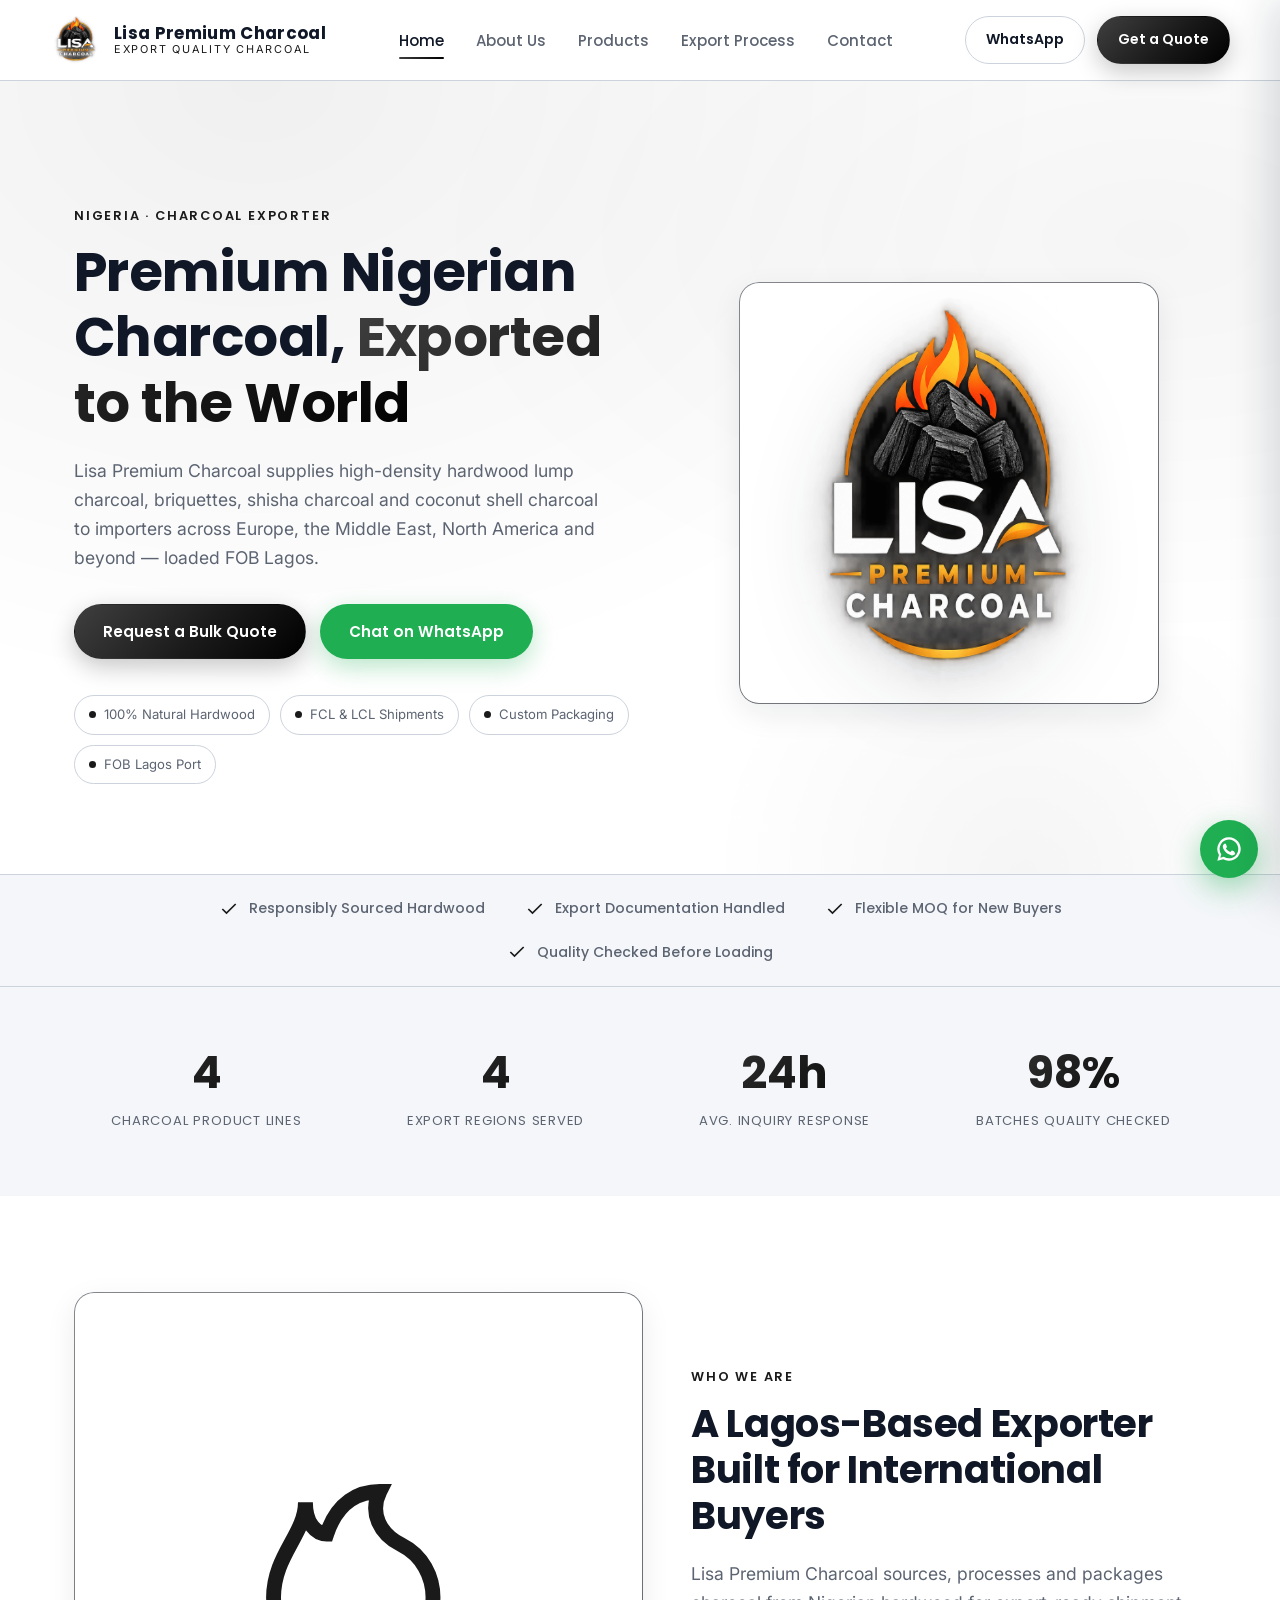
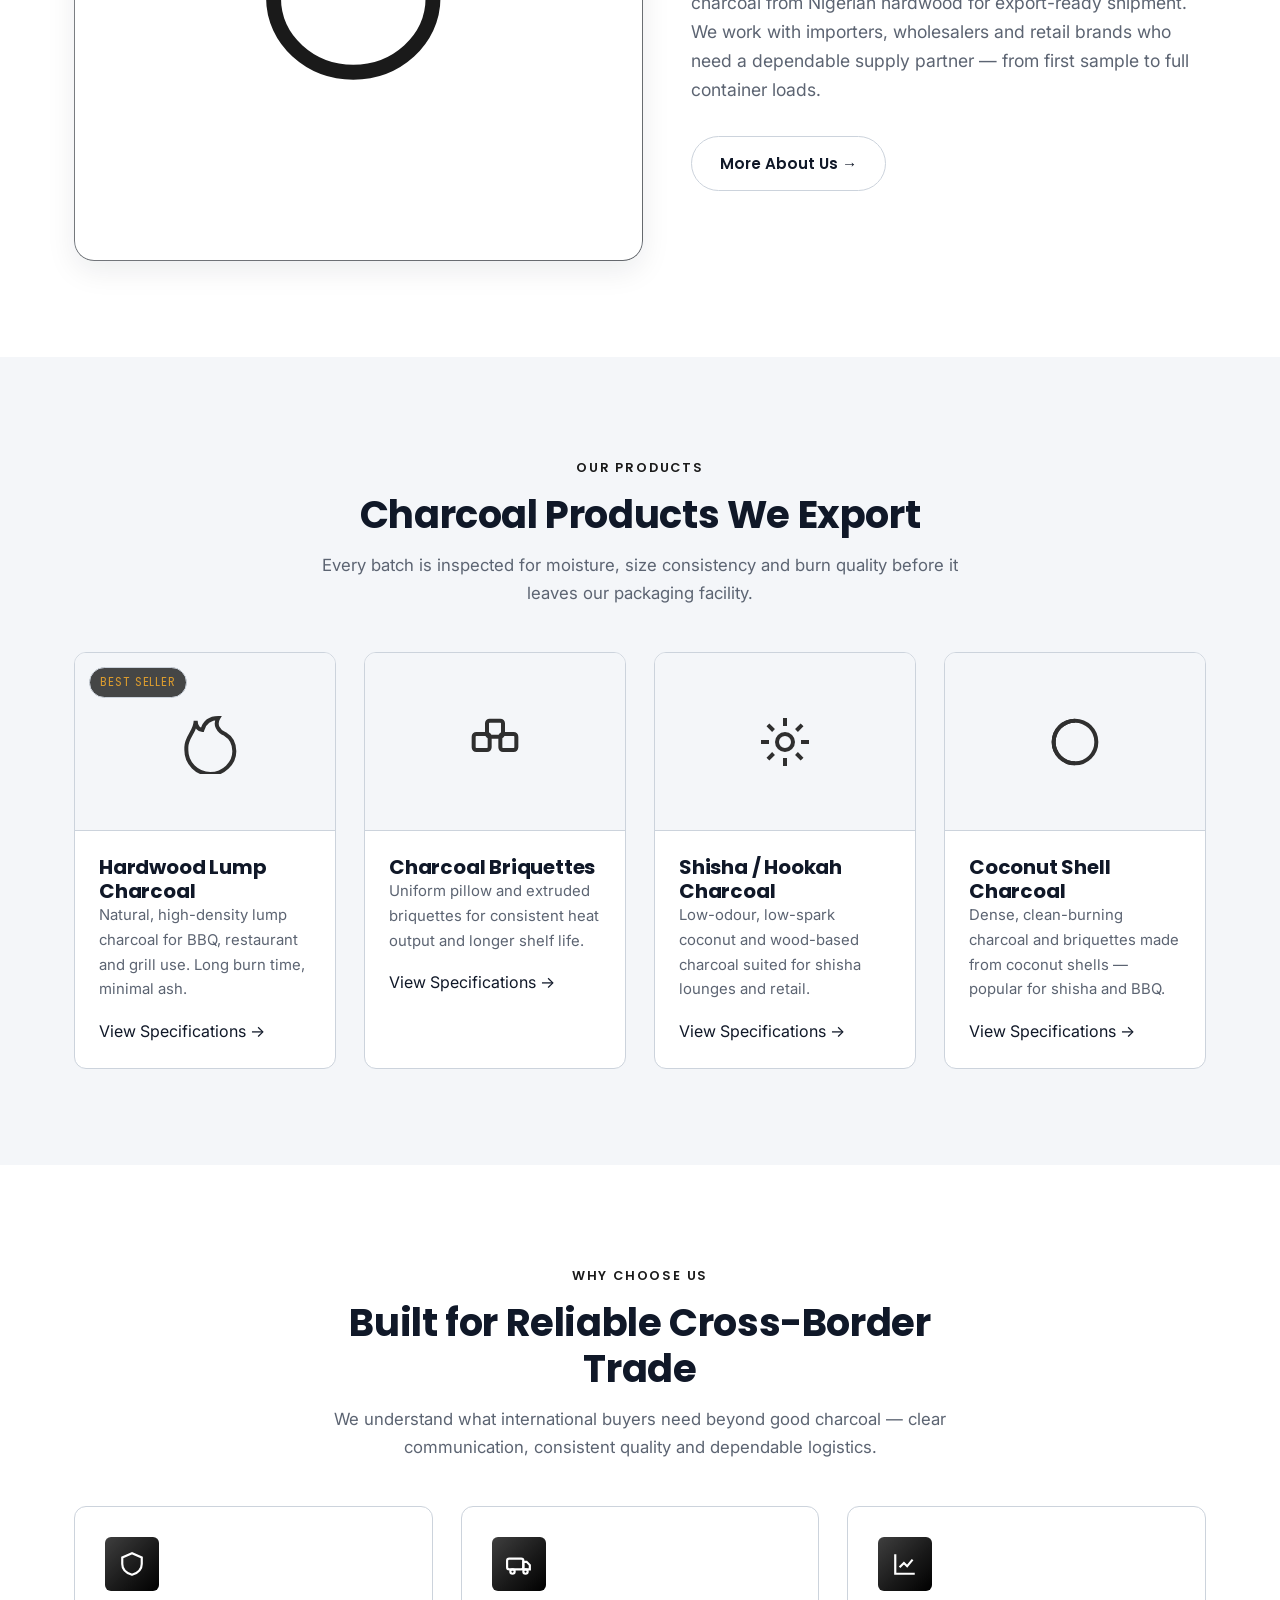
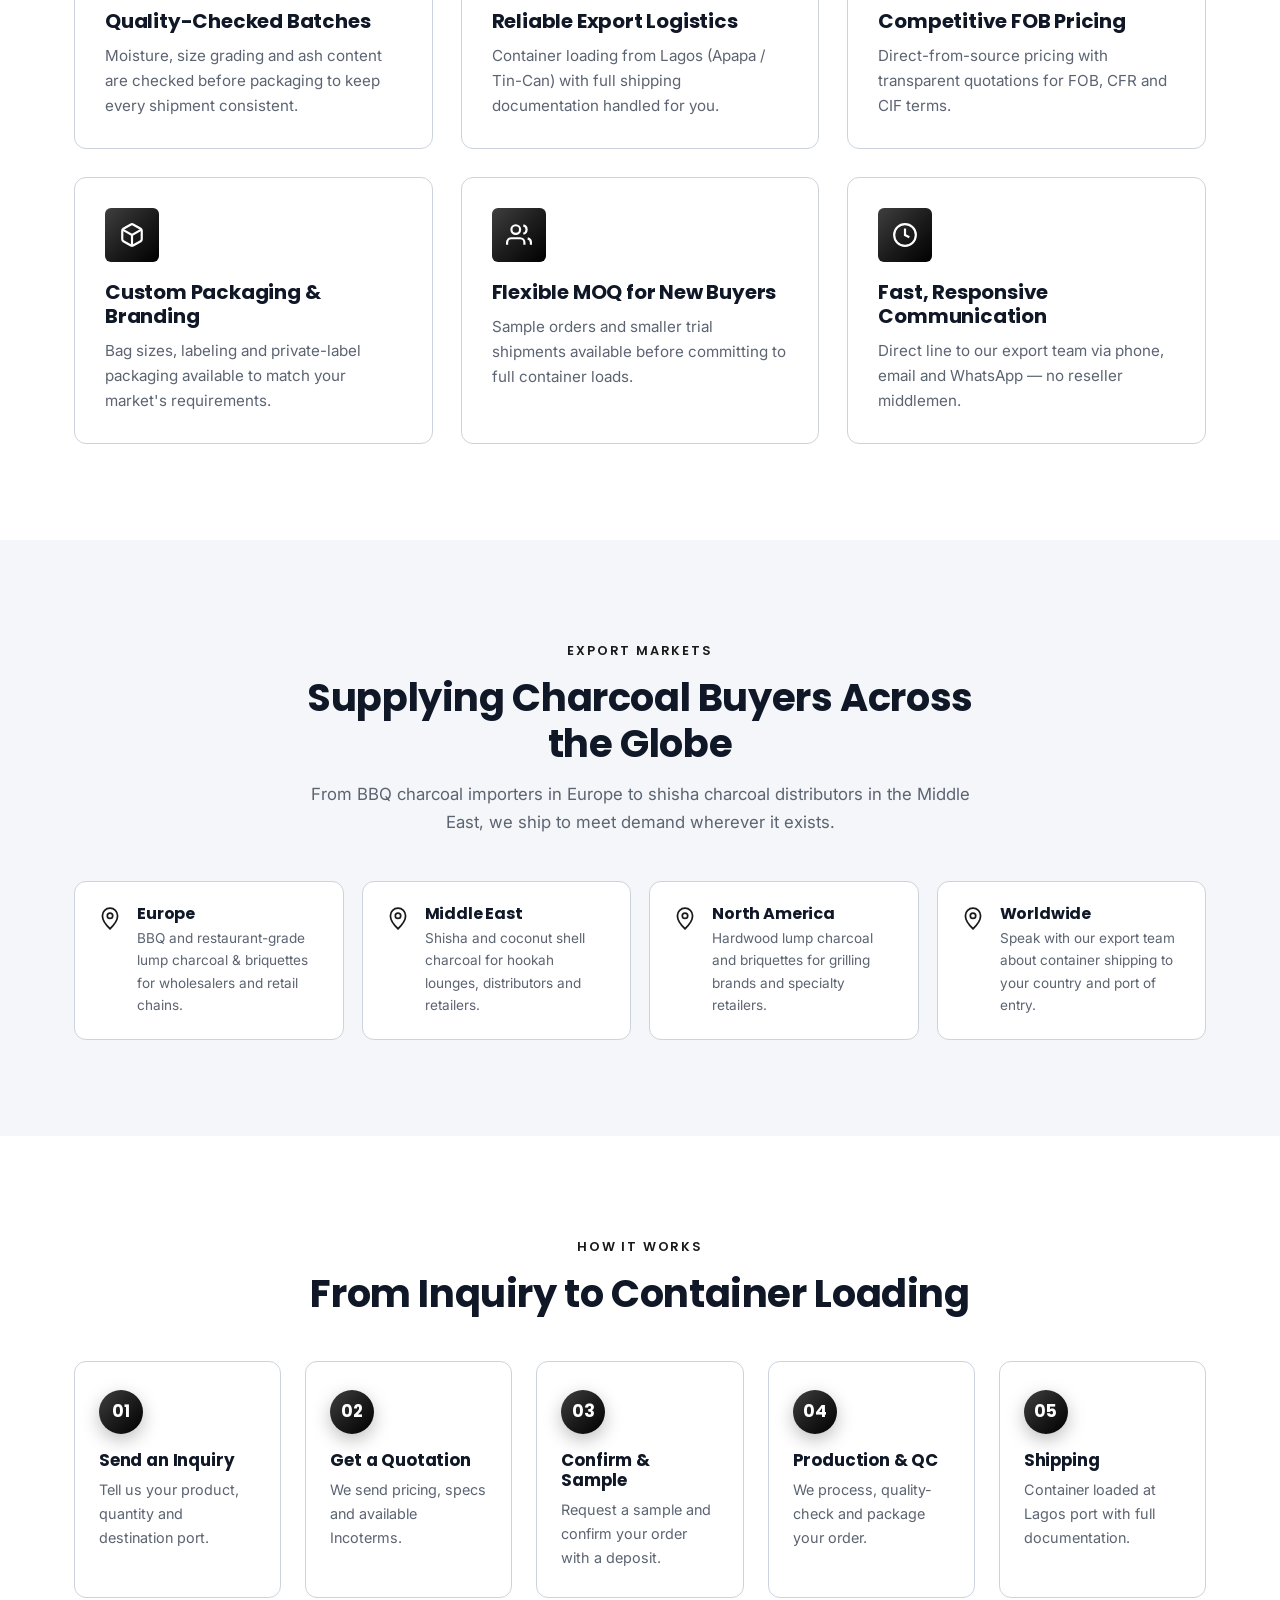
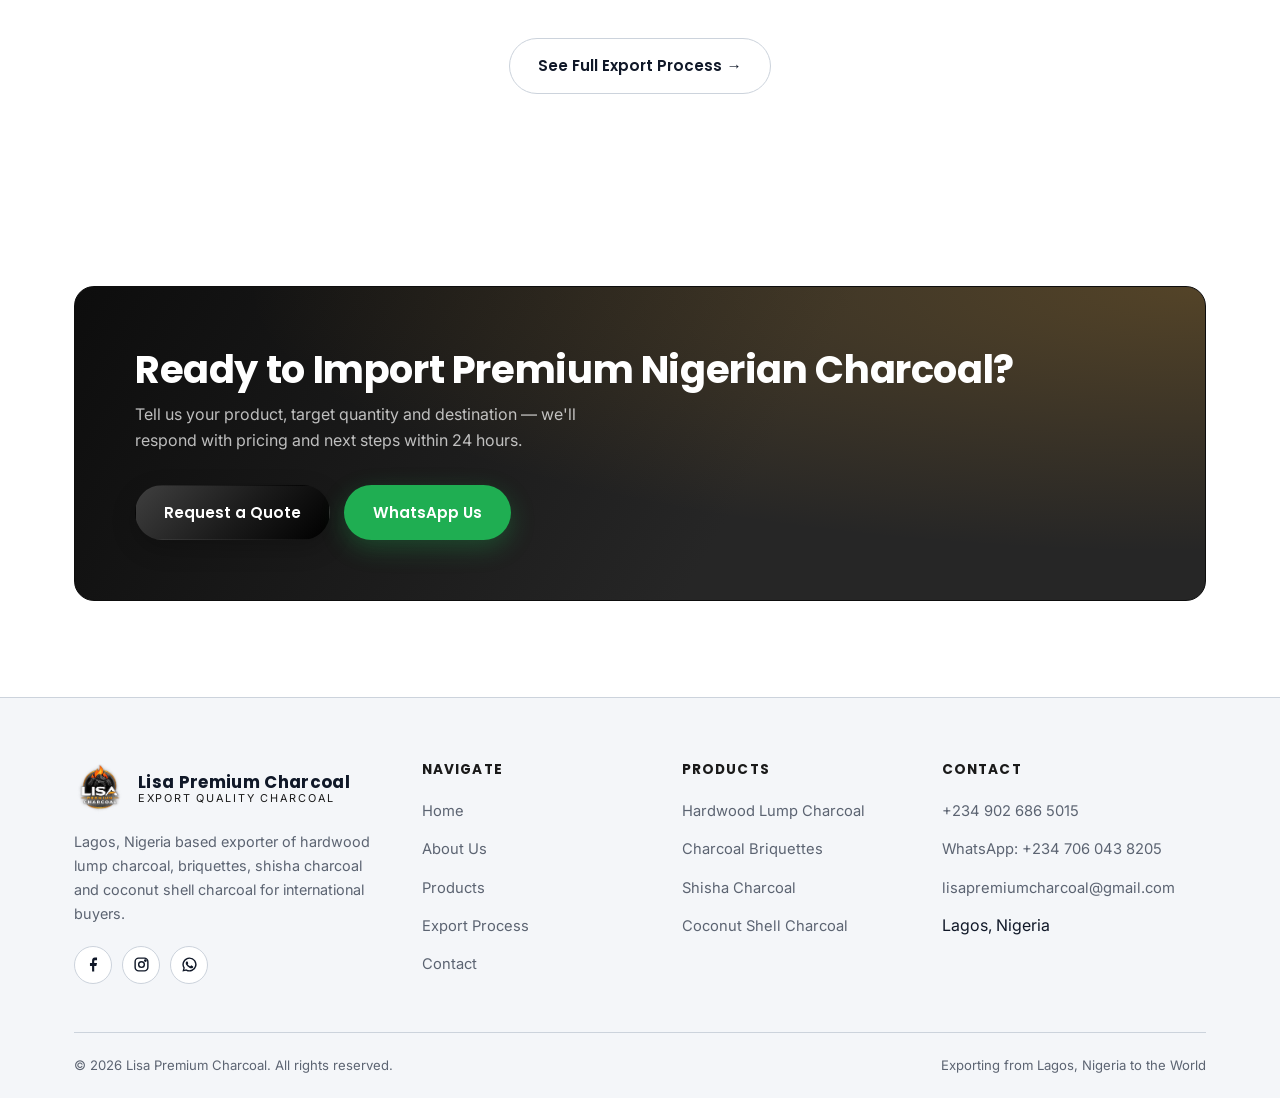
<file: index.html>
<!DOCTYPE html>
<html lang="en">
<head>
<meta charset="UTF-8">
<meta name="viewport" content="width=device-width, initial-scale=1.0">
<title>Lisa Premium Charcoal | Premium Charcoal Exporter from Nigeria to Europe, Middle East &amp; Worldwide</title>
<meta name="description" content="Lisa Premium Charcoal is a Lagos, Nigeria based exporter of premium hardwood lump charcoal, briquettes, shisha charcoal &amp; coconut shell charcoal to Europe, the Middle East, North America and beyond. Request a bulk export quote today.">
<meta name="keywords" content="charcoal exporter Nigeria, buy charcoal from Nigeria, hardwood lump charcoal supplier, charcoal briquettes exporter, shisha charcoal supplier, coconut shell charcoal Nigeria, bulk charcoal export, wholesale charcoal Lagos">
<meta name="robots" content="index, follow">
<link rel="canonical" href="https://www.lisapremiumcharcoal.com/">

<!-- Open Graph -->
<meta property="og:type" content="website">
<meta property="og:site_name" content="Lisa Premium Charcoal">
<meta property="og:title" content="Lisa Premium Charcoal | Premium Charcoal Exporter from Nigeria">
<meta property="og:description" content="Trusted Nigerian exporter of hardwood lump charcoal, briquettes, shisha charcoal &amp; coconut shell charcoal. Reliable supply for buyers in Europe, the Middle East, North America &amp; worldwide.">
<meta property="og:image" content="https://www.lisapremiumcharcoal.com/assets/images/logo.png">
<meta property="og:url" content="https://www.lisapremiumcharcoal.com/">
<meta property="og:locale" content="en_NG">

<!-- Twitter -->
<meta name="twitter:card" content="summary_large_image">
<meta name="twitter:title" content="Lisa Premium Charcoal | Premium Charcoal Exporter from Nigeria">
<meta name="twitter:description" content="Hardwood lump charcoal, briquettes, shisha charcoal &amp; coconut shell charcoal exported worldwide from Lagos, Nigeria.">
<meta name="twitter:image" content="https://www.lisapremiumcharcoal.com/assets/images/logo.png">

<link rel="icon" type="image/png" href="/assets/images/logo.png">
<link rel="apple-touch-icon" href="/assets/images/logo.png">
<link rel="manifest" href="/site.webmanifest">

<link rel="preconnect" href="https://fonts.googleapis.com">
<link rel="preconnect" href="https://fonts.gstatic.com" crossorigin>
<link href="https://fonts.googleapis.com/css2?family=Inter:wght@400;500;600&amp;family=Poppins:wght@500;600;700&amp;display=swap" rel="stylesheet">
<link rel="stylesheet" href="/assets/css/style.css">

<script type="application/ld+json">
{
  "@context": "https://schema.org",
  "@type": "Organization",
  "name": "Lisa Premium Charcoal",
  "url": "https://www.lisapremiumcharcoal.com/",
  "logo": "https://www.lisapremiumcharcoal.com/assets/images/logo.png",
  "image": "https://www.lisapremiumcharcoal.com/assets/images/logo.png",
  "description": "Lagos, Nigeria based exporter of premium hardwood lump charcoal, charcoal briquettes, shisha charcoal and coconut shell charcoal for international buyers.",
  "address": {
    "@type": "PostalAddress",
    "addressLocality": "Lagos",
    "addressCountry": "NG"
  },
  "email": "lisapremiumcharcoal@gmail.com",
  "telephone": "+2349026865015",
  "sameAs": [],
  "areaServed": ["Europe", "Middle East", "North America", "Worldwide"]
}
</script>
</head>
<body>

<a href="#main" class="visually-hidden">Skip to content</a>

<header class="site-header">
  <div class="container header-inner">
    <a href="/index.html" class="brand">
      <img src="/assets/images/logo.png" alt="Lisa Premium Charcoal logo" width="52" height="52">
      <span class="brand-text">
        <strong>Lisa Premium Charcoal</strong>
        <span>Export Quality Charcoal</span>
      </span>
    </a>

    <nav class="main-nav" aria-label="Primary">
      <ul>
        <li><a href="/index.html" aria-current="page">Home</a></li>
        <li><a href="/about.html">About Us</a></li>
        <li><a href="/products.html">Products</a></li>
        <li><a href="/export-process.html">Export Process</a></li>
        <li><a href="/contact.html">Contact</a></li>
      </ul>
    </nav>

    <div class="header-actions">
      <a href="https://wa.me/2347060438205?text=Hello%20Lisa%20Premium%20Charcoal%2C%20I%27d%20like%20a%20quote%20for%20charcoal%20export." class="btn btn-outline" target="_blank" rel="noopener">WhatsApp</a>
      <a href="/contact.html" class="btn btn-primary">Get a Quote</a>
      <button class="nav-toggle" aria-label="Open menu">&#9776;</button>
    </div>
  </div>
</header>

<div class="mobile-nav" role="dialog" aria-modal="true">
  <div class="mobile-nav-top">
    <a href="/index.html" class="brand">
      <img src="/assets/images/logo.png" alt="Lisa Premium Charcoal logo" width="40" height="40">
      <strong>Lisa Premium Charcoal</strong>
    </a>
    <button class="mobile-nav-close" aria-label="Close menu">&times;</button>
  </div>
  <ul>
    <li><a href="/index.html">Home</a></li>
    <li><a href="/about.html">About Us</a></li>
    <li><a href="/products.html">Products</a></li>
    <li><a href="/export-process.html">Export Process</a></li>
    <li><a href="/contact.html">Contact</a></li>
  </ul>
  <div class="mobile-nav-actions">
    <a href="https://wa.me/2347060438205" class="btn btn-whatsapp btn-block" target="_blank" rel="noopener">Chat on WhatsApp</a>
    <a href="/contact.html" class="btn btn-primary btn-block">Request a Quote</a>
  </div>
</div>

<main id="main">

  <!-- Hero -->
  <section class="hero">
    <div class="container hero-grid">
      <div class="hero-copy">
        <span class="eyebrow">Nigeria &middot; Charcoal Exporter</span>
        <h1>Premium Nigerian Charcoal, <span class="text-gradient">Exported to the World</span></h1>
        <p class="lead">Lisa Premium Charcoal supplies high-density hardwood lump charcoal, briquettes, shisha charcoal and coconut shell charcoal to importers across Europe, the Middle East, North America and beyond — loaded FOB Lagos.</p>
        <div class="hero-actions">
          <a href="/contact.html" class="btn btn-primary">Request a Bulk Quote</a>
          <a href="https://wa.me/2347060438205?text=Hello%20Lisa%20Premium%20Charcoal%2C%20I%27d%20like%20a%20quote%20for%20charcoal%20export." class="btn btn-whatsapp" target="_blank" rel="noopener">Chat on WhatsApp</a>
        </div>
        <div class="hero-badges">
          <span class="badge">100% Natural Hardwood</span>
          <span class="badge">FCL &amp; LCL Shipments</span>
          <span class="badge">Custom Packaging</span>
          <span class="badge">FOB Lagos Port</span>
        </div>
      </div>
      <div class="hero-visual">
        <div class="hero-visual-card">
          <img src="/assets/images/logo.png" alt="Lisa Premium Charcoal — premium hardwood charcoal export brand" width="420" height="420" loading="eager">
        </div>
      </div>
    </div>
  </section>

  <!-- Trust strip -->
  <div class="trust-strip">
    <div class="container">
      <span class="trust-item"><svg viewBox="0 0 24 24" fill="none" stroke="currentColor" stroke-width="2"><path d="M20 6 9 17l-5-5"/></svg>Responsibly Sourced Hardwood</span>
      <span class="trust-item"><svg viewBox="0 0 24 24" fill="none" stroke="currentColor" stroke-width="2"><path d="M20 6 9 17l-5-5"/></svg>Export Documentation Handled</span>
      <span class="trust-item"><svg viewBox="0 0 24 24" fill="none" stroke="currentColor" stroke-width="2"><path d="M20 6 9 17l-5-5"/></svg>Flexible MOQ for New Buyers</span>
      <span class="trust-item"><svg viewBox="0 0 24 24" fill="none" stroke="currentColor" stroke-width="2"><path d="M20 6 9 17l-5-5"/></svg>Quality Checked Before Loading</span>
    </div>
  </div>

  <!-- Stats -->
  <section class="section section-alt" style="padding-top:clamp(40px,6vw,64px);padding-bottom:clamp(40px,6vw,64px);">
    <div class="container">
      <div class="stats-bar">
        <div class="stat-item">
          <span class="stat-number" data-count-to="4">0</span>
          <span class="stat-label">Charcoal Product Lines</span>
        </div>
        <div class="stat-item">
          <span class="stat-number" data-count-to="4">0</span>
          <span class="stat-label">Export Regions Served</span>
        </div>
        <div class="stat-item">
          <span class="stat-number" data-count-to="24" data-suffix="h">0</span>
          <span class="stat-label">Avg. Inquiry Response</span>
        </div>
        <div class="stat-item">
          <span class="stat-number" data-count-to="100" data-suffix="%">0</span>
          <span class="stat-label">Batches Quality Checked</span>
        </div>
      </div>
    </div>
  </section>

  <!-- About preview -->
  <section class="section">
    <div class="container hero-grid">
      <div class="hero-visual">
        <div class="hero-visual-card" style="max-width:100%;">
          <svg viewBox="0 0 24 24" fill="none" stroke="currentColor" stroke-width="1.4" style="width:45%;color:var(--color-primary)">
            <path d="M4 14c0-4 3-6 3-9 0 2 1 3 2 3 1-3 3-4 5-4-1 2 0 4 2 5 2 1 3 3 3 5 0 4-3.5 7-7.5 7S4 18 4 14Z"/>
          </svg>
        </div>
      </div>
      <div class="hero-copy">
        <span class="eyebrow">Who We Are</span>
        <h2>A Lagos-Based Exporter Built for International Buyers</h2>
        <p class="lead" style="max-width:520px;">Lisa Premium Charcoal sources, processes and packages charcoal from Nigerian hardwood for export-ready shipment. We work with importers, wholesalers and retail brands who need a dependable supply partner — from first sample to full container loads.</p>
        <a href="/about.html" class="btn btn-outline">More About Us &rarr;</a>
      </div>
    </div>
  </section>

  <!-- Products -->
  <section class="section section-alt" id="products">
    <div class="container">
      <div class="section-head center">
        <span class="eyebrow">Our Products</span>
        <h2>Charcoal Products We Export</h2>
        <p>Every batch is inspected for moisture, size consistency and burn quality before it leaves our packaging facility.</p>
      </div>

      <div class="grid grid-4">
        <div class="product-card">
          <div class="product-media">
            <span class="product-tag">Best Seller</span>
            <svg viewBox="0 0 24 24" fill="none" stroke="currentColor" stroke-width="1.5"><path d="M5 14c0-4 3.5-6 3.5-10 0 2.5 1.5 3.5 2.5 3.5 1-3.5 3.5-4.5 6-4.5-1.5 2.5 0 5 2.5 6 2.5 1.5 3.5 4 3.5 6.5 0 4.5-4 8.5-9 8.5s-9-4-9-9Z"/></svg>
          </div>
          <div class="product-body">
            <h3>Hardwood Lump Charcoal</h3>
            <p>Natural, high-density lump charcoal for BBQ, restaurant and grill use. Long burn time, minimal ash.</p>
            <a href="/products.html#lump-charcoal" class="card-link">View Specifications &rarr;</a>
          </div>
        </div>

        <div class="product-card">
          <div class="product-media">
            <svg viewBox="0 0 24 24" fill="none" stroke="currentColor" stroke-width="1.5"><rect x="4" y="9" width="6" height="6" rx="1"/><rect x="14" y="9" width="6" height="6" rx="1"/><rect x="9" y="4" width="6" height="6" rx="1"/></svg>
          </div>
          <div class="product-body">
            <h3>Charcoal Briquettes</h3>
            <p>Uniform pillow and extruded briquettes for consistent heat output and longer shelf life.</p>
            <a href="/products.html#briquettes" class="card-link">View Specifications &rarr;</a>
          </div>
        </div>

        <div class="product-card">
          <div class="product-media">
            <svg viewBox="0 0 24 24" fill="none" stroke="currentColor" stroke-width="1.5"><circle cx="12" cy="12" r="3"/><path d="M12 3v3M12 18v3M3 12h3M18 12h3M5.6 5.6l2.1 2.1M16.3 16.3l2.1 2.1M5.6 18.4l2.1-2.1M16.3 7.7l2.1-2.1"/></svg>
          </div>
          <div class="product-body">
            <h3>Shisha / Hookah Charcoal</h3>
            <p>Low-odour, low-spark coconut and wood-based charcoal suited for shisha lounges and retail.</p>
            <a href="/products.html#shisha-charcoal" class="card-link">View Specifications &rarr;</a>
          </div>
        </div>

        <div class="product-card">
          <div class="product-media">
            <svg viewBox="0 0 24 24" fill="none" stroke="currentColor" stroke-width="1.5"><circle cx="12" cy="12" r="8"/><path d="M12 4a8 8 0 0 0 0 16"/></svg>
          </div>
          <div class="product-body">
            <h3>Coconut Shell Charcoal</h3>
            <p>Dense, clean-burning charcoal and briquettes made from coconut shells — popular for shisha and BBQ.</p>
            <a href="/products.html#coconut-charcoal" class="card-link">View Specifications &rarr;</a>
          </div>
        </div>
      </div>
    </div>
  </section>

  <!-- Why choose us -->
  <section class="section">
    <div class="container">
      <div class="section-head center">
        <span class="eyebrow">Why Choose Us</span>
        <h2>Built for Reliable Cross-Border Trade</h2>
        <p>We understand what international buyers need beyond good charcoal — clear communication, consistent quality and dependable logistics.</p>
      </div>

      <div class="grid grid-3">
        <div class="card">
          <div class="icon-tile"><svg viewBox="0 0 24 24" fill="none" stroke="currentColor" stroke-width="2"><path d="M12 2 3 6v6c0 5 4 8.5 9 10 5-1.5 9-5 9-10V6l-9-4Z"/></svg></div>
          <h3>Quality-Checked Batches</h3>
          <p>Moisture, size grading and ash content are checked before packaging to keep every shipment consistent.</p>
        </div>
        <div class="card">
          <div class="icon-tile"><svg viewBox="0 0 24 24" fill="none" stroke="currentColor" stroke-width="2"><rect x="1" y="7" width="15" height="10" rx="2"/><path d="M16 10h3l3 3v4h-6z"/><circle cx="6" cy="19" r="2"/><circle cx="18" cy="19" r="2"/></svg></div>
          <h3>Reliable Export Logistics</h3>
          <p>Container loading from Lagos (Apapa / Tin-Can) with full shipping documentation handled for you.</p>
        </div>
        <div class="card">
          <div class="icon-tile"><svg viewBox="0 0 24 24" fill="none" stroke="currentColor" stroke-width="2"><path d="M3 3v18h18"/><path d="M7 15l4-4 3 3 5-6"/></svg></div>
          <h3>Competitive FOB Pricing</h3>
          <p>Direct-from-source pricing with transparent quotations for FOB, CFR and CIF terms.</p>
        </div>
        <div class="card">
          <div class="icon-tile"><svg viewBox="0 0 24 24" fill="none" stroke="currentColor" stroke-width="2"><path d="M21 8a2 2 0 0 0-1-1.73l-7-4a2 2 0 0 0-2 0l-7 4A2 2 0 0 0 3 8v8a2 2 0 0 0 1 1.73l7 4a2 2 0 0 0 2 0l7-4A2 2 0 0 0 21 16Z"/><path d="M3.3 7 12 12l8.7-5M12 22V12"/></svg></div>
          <h3>Custom Packaging &amp; Branding</h3>
          <p>Bag sizes, labeling and private-label packaging available to match your market's requirements.</p>
        </div>
        <div class="card">
          <div class="icon-tile"><svg viewBox="0 0 24 24" fill="none" stroke="currentColor" stroke-width="2"><path d="M17 21v-2a4 4 0 0 0-4-4H5a4 4 0 0 0-4 4v2"/><circle cx="9" cy="7" r="4"/><path d="M23 21v-2a4 4 0 0 0-3-3.87"/><path d="M16 3.13a4 4 0 0 1 0 7.75"/></svg></div>
          <h3>Flexible MOQ for New Buyers</h3>
          <p>Sample orders and smaller trial shipments available before committing to full container loads.</p>
        </div>
        <div class="card">
          <div class="icon-tile"><svg viewBox="0 0 24 24" fill="none" stroke="currentColor" stroke-width="2"><circle cx="12" cy="12" r="10"/><path d="M12 6v6l4 2"/></svg></div>
          <h3>Fast, Responsive Communication</h3>
          <p>Direct line to our export team via phone, email and WhatsApp — no reseller middlemen.</p>
        </div>
      </div>
    </div>
  </section>

  <!-- Markets -->
  <section class="section section-alt">
    <div class="container">
      <div class="section-head center">
        <span class="eyebrow">Export Markets</span>
        <h2>Supplying Charcoal Buyers Across the Globe</h2>
        <p>From BBQ charcoal importers in Europe to shisha charcoal distributors in the Middle East, we ship to meet demand wherever it exists.</p>
      </div>
      <div class="region-list">
        <div class="region-item">
          <svg viewBox="0 0 24 24" fill="none" stroke="currentColor" stroke-width="1.6"><path d="M12 21s-7-6.5-7-12a7 7 0 0 1 14 0c0 5.5-7 12-7 12Z"/><circle cx="12" cy="9" r="2.5"/></svg>
          <div><h3>Europe</h3><p>BBQ and restaurant-grade lump charcoal &amp; briquettes for wholesalers and retail chains.</p></div>
        </div>
        <div class="region-item">
          <svg viewBox="0 0 24 24" fill="none" stroke="currentColor" stroke-width="1.6"><path d="M12 21s-7-6.5-7-12a7 7 0 0 1 14 0c0 5.5-7 12-7 12Z"/><circle cx="12" cy="9" r="2.5"/></svg>
          <div><h3>Middle East</h3><p>Shisha and coconut shell charcoal for hookah lounges, distributors and retailers.</p></div>
        </div>
        <div class="region-item">
          <svg viewBox="0 0 24 24" fill="none" stroke="currentColor" stroke-width="1.6"><path d="M12 21s-7-6.5-7-12a7 7 0 0 1 14 0c0 5.5-7 12-7 12Z"/><circle cx="12" cy="9" r="2.5"/></svg>
          <div><h3>North America</h3><p>Hardwood lump charcoal and briquettes for grilling brands and specialty retailers.</p></div>
        </div>
        <div class="region-item">
          <svg viewBox="0 0 24 24" fill="none" stroke="currentColor" stroke-width="1.6"><path d="M12 21s-7-6.5-7-12a7 7 0 0 1 14 0c0 5.5-7 12-7 12Z"/><circle cx="12" cy="9" r="2.5"/></svg>
          <div><h3>Worldwide</h3><p>Speak with our export team about container shipping to your country and port of entry.</p></div>
        </div>
      </div>
    </div>
  </section>

  <!-- How it works -->
  <section class="section">
    <div class="container">
      <div class="section-head center">
        <span class="eyebrow">How It Works</span>
        <h2>From Inquiry to Container Loading</h2>
      </div>
      <div class="steps steps-5">
        <div class="step"><span class="step-number">01</span><h3>Send an Inquiry</h3><p>Tell us your product, quantity and destination port.</p></div>
        <div class="step"><span class="step-number">02</span><h3>Get a Quotation</h3><p>We send pricing, specs and available Incoterms.</p></div>
        <div class="step"><span class="step-number">03</span><h3>Confirm &amp; Sample</h3><p>Request a sample and confirm your order with a deposit.</p></div>
        <div class="step"><span class="step-number">04</span><h3>Production &amp; QC</h3><p>We process, quality-check and package your order.</p></div>
        <div class="step"><span class="step-number">05</span><h3>Shipping</h3><p>Container loaded at Lagos port with full documentation.</p></div>
      </div>
      <div class="text-center mt-40">
        <a href="/export-process.html" class="btn btn-outline">See Full Export Process &rarr;</a>
      </div>
    </div>
  </section>

  <!-- CTA -->
  <section class="section">
    <div class="container">
      <div class="cta-banner">
        <div>
          <h2>Ready to Import Premium Nigerian Charcoal?</h2>
          <p>Tell us your product, target quantity and destination — we'll respond with pricing and next steps within 24 hours.</p>
        </div>
        <div class="cta-actions">
          <a href="/contact.html" class="btn btn-primary">Request a Quote</a>
          <a href="https://wa.me/2347060438205?text=Hello%20Lisa%20Premium%20Charcoal%2C%20I%27d%20like%20a%20quote%20for%20charcoal%20export." class="btn btn-whatsapp" target="_blank" rel="noopener">WhatsApp Us</a>
        </div>
      </div>
    </div>
  </section>

</main>

<footer class="site-footer">
  <div class="container">
    <div class="footer-grid">
      <div class="footer-brand">
        <a href="/index.html" class="brand">
          <img src="/assets/images/logo.png" alt="Lisa Premium Charcoal logo" width="48" height="48">
          <span class="brand-text"><strong>Lisa Premium Charcoal</strong><span>Export Quality Charcoal</span></span>
        </a>
        <p>Lagos, Nigeria based exporter of hardwood lump charcoal, briquettes, shisha charcoal and coconut shell charcoal for international buyers.</p>
        <div class="footer-social">
          <a href="#" aria-label="Facebook" target="_blank" rel="noopener"><svg viewBox="0 0 24 24" fill="currentColor"><path d="M13 22v-8h3l1-4h-4V7.5C13 6.5 13.5 6 15 6h2V2h-3c-3 0-4 1.9-4 4.5V10H7v4h3v8z"/></svg></a>
          <a href="#" aria-label="Instagram" target="_blank" rel="noopener"><svg viewBox="0 0 24 24" fill="none" stroke="currentColor" stroke-width="2"><rect x="3" y="3" width="18" height="18" rx="5"/><circle cx="12" cy="12" r="4"/><circle cx="17.5" cy="6.5" r="1"/></svg></a>
          <a href="https://wa.me/2347060438205" aria-label="WhatsApp" target="_blank" rel="noopener"><svg viewBox="0 0 24 24" fill="currentColor"><path d="M12 2a10 10 0 0 0-8.6 15.1L2 22l5.1-1.3A10 10 0 1 0 12 2Zm0 18a8 8 0 0 1-4.1-1.1l-.3-.2-3 .8.8-2.9-.2-.3A8 8 0 1 1 12 20Zm4.4-5.9c-.2-.1-1.4-.7-1.6-.8-.2-.1-.4-.1-.6.1-.2.2-.6.8-.8 1-.1.1-.3.2-.5.1-.2-.1-1-.4-2-1.2-.7-.6-1.2-1.4-1.4-1.6-.1-.2 0-.4.1-.5l.4-.5c.1-.1.2-.3.2-.4.1-.1 0-.3 0-.4-.1-.1-.6-1.4-.8-1.9-.2-.5-.4-.4-.6-.4h-.5c-.2 0-.5.1-.7.3-.2.2-.9.9-.9 2.2s.9 2.5 1.1 2.7c.1.2 1.9 2.9 4.6 4 .6.3 1.1.4 1.5.5.6.2 1.2.2 1.6.1.5-.1 1.4-.6 1.6-1.1.2-.5.2-1 .1-1.1-.1-.1-.2-.2-.4-.3Z"/></svg></a>
        </div>
      </div>
      <div class="footer-col">
        <h4>Navigate</h4>
        <ul>
          <li><a href="/index.html">Home</a></li>
          <li><a href="/about.html">About Us</a></li>
          <li><a href="/products.html">Products</a></li>
          <li><a href="/export-process.html">Export Process</a></li>
          <li><a href="/contact.html">Contact</a></li>
        </ul>
      </div>
      <div class="footer-col">
        <h4>Products</h4>
        <ul>
          <li><a href="/products.html#lump-charcoal">Hardwood Lump Charcoal</a></li>
          <li><a href="/products.html#briquettes">Charcoal Briquettes</a></li>
          <li><a href="/products.html#shisha-charcoal">Shisha Charcoal</a></li>
          <li><a href="/products.html#coconut-charcoal">Coconut Shell Charcoal</a></li>
        </ul>
      </div>
      <div class="footer-col">
        <h4>Contact</h4>
        <ul>
          <li><a href="tel:+2349026865015">+234 902 686 5015</a></li>
          <li><a href="https://wa.me/2347060438205" target="_blank" rel="noopener">WhatsApp: +234 706 043 8205</a></li>
          <li><a href="mailto:lisapremiumcharcoal@gmail.com">lisapremiumcharcoal@gmail.com</a></li>
          <li><span>Lagos, Nigeria</span></li>
        </ul>
      </div>
    </div>
    <div class="footer-bottom">
      <span>&copy; <span id="year">2026</span> Lisa Premium Charcoal. All rights reserved.</span>
      <span>Exporting from Lagos, Nigeria to the World</span>
    </div>
  </div>
</footer>

<a href="https://wa.me/2347060438205?text=Hello%20Lisa%20Premium%20Charcoal%2C%20I%27d%20like%20a%20quote%20for%20charcoal%20export." class="whatsapp-float" target="_blank" rel="noopener" aria-label="Chat on WhatsApp">
  <svg viewBox="0 0 24 24" fill="currentColor"><path d="M12 2a10 10 0 0 0-8.6 15.1L2 22l5.1-1.3A10 10 0 1 0 12 2Zm0 18a8 8 0 0 1-4.1-1.1l-.3-.2-3 .8.8-2.9-.2-.3A8 8 0 1 1 12 20Zm4.4-5.9c-.2-.1-1.4-.7-1.6-.8-.2-.1-.4-.1-.6.1-.2.2-.6.8-.8 1-.1.1-.3.2-.5.1-.2-.1-1-.4-2-1.2-.7-.6-1.2-1.4-1.4-1.6-.1-.2 0-.4.1-.5l.4-.5c.1-.1.2-.3.2-.4.1-.1 0-.3 0-.4-.1-.1-.6-1.4-.8-1.9-.2-.5-.4-.4-.6-.4h-.5c-.2 0-.5.1-.7.3-.2.2-.9.9-.9 2.2s.9 2.5 1.1 2.7c.1.2 1.9 2.9 4.6 4 .6.3 1.1.4 1.5.5.6.2 1.2.2 1.6.1.5-.1 1.4-.6 1.6-1.1.2-.5.2-1 .1-1.1-.1-.1-.2-.2-.4-.3Z"/></svg>
</a>

<script src="/assets/js/main.js"></script>
</body>
</html>
</file>
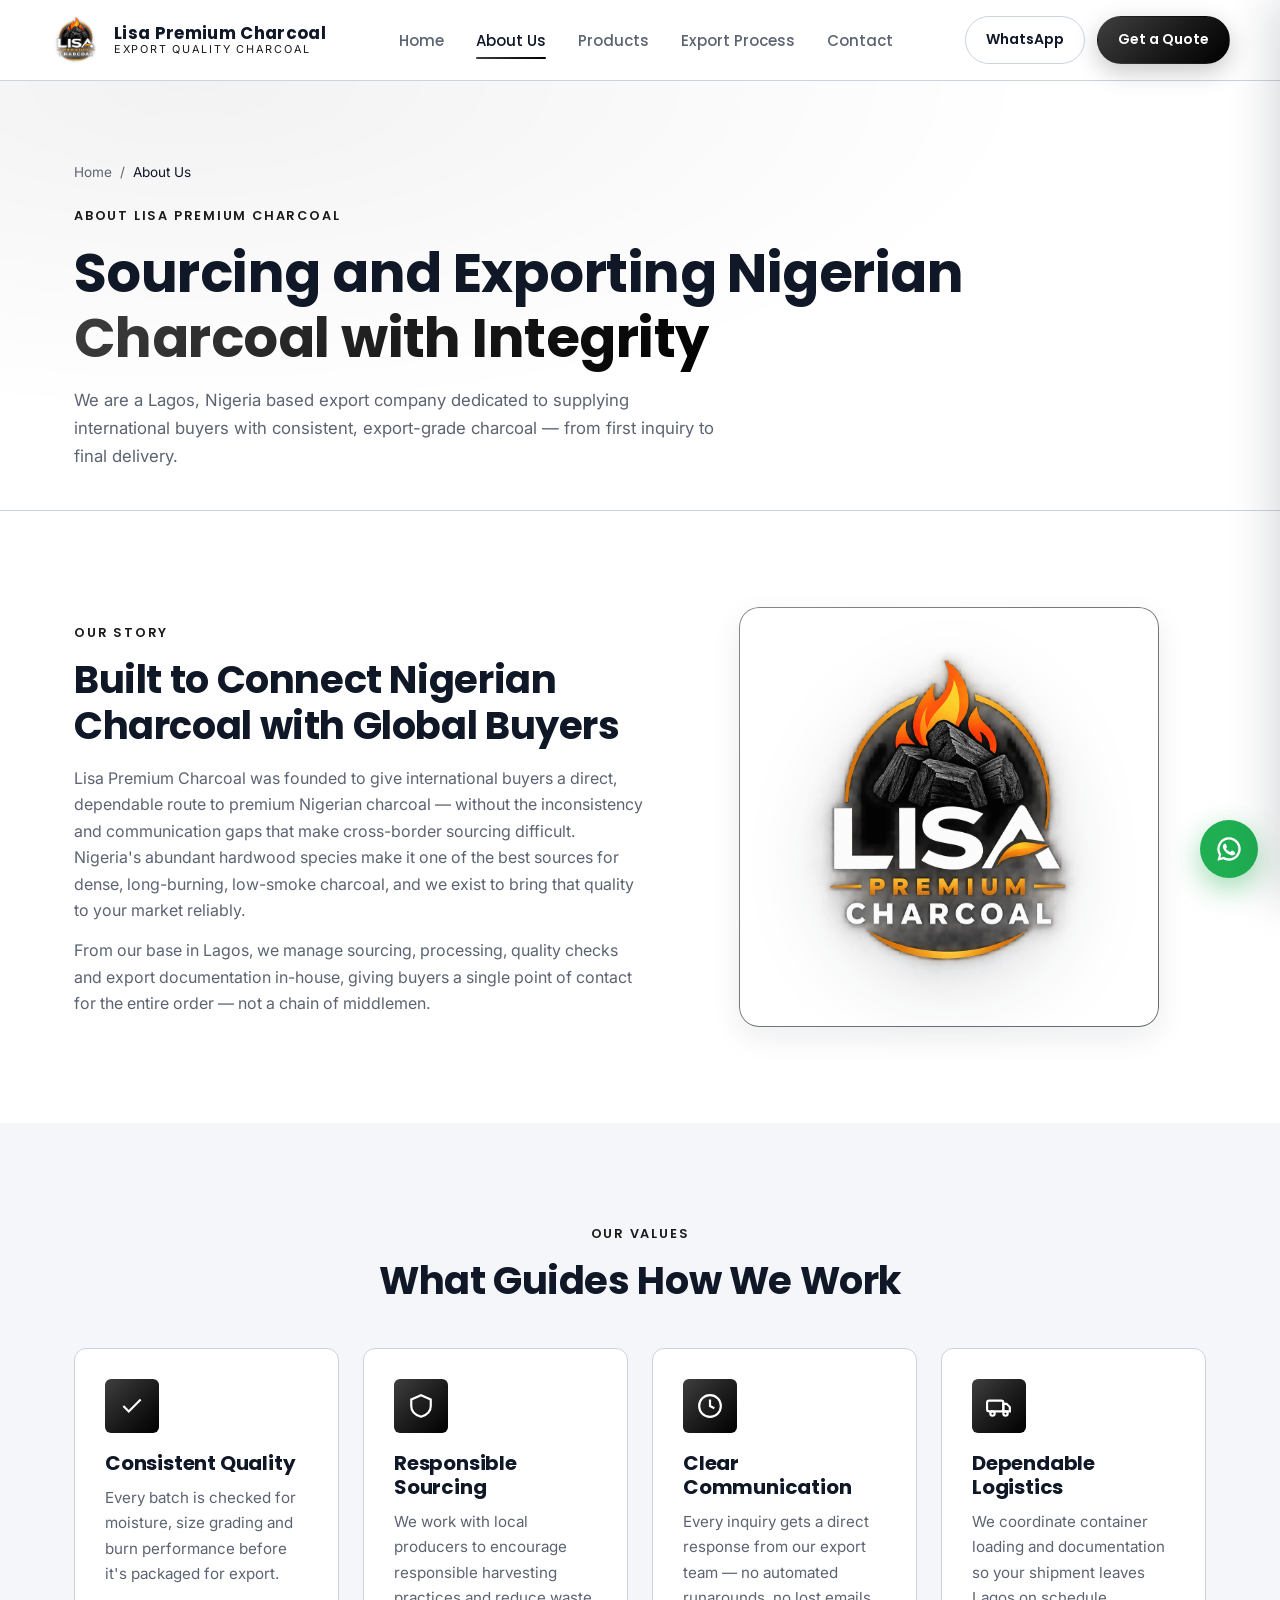
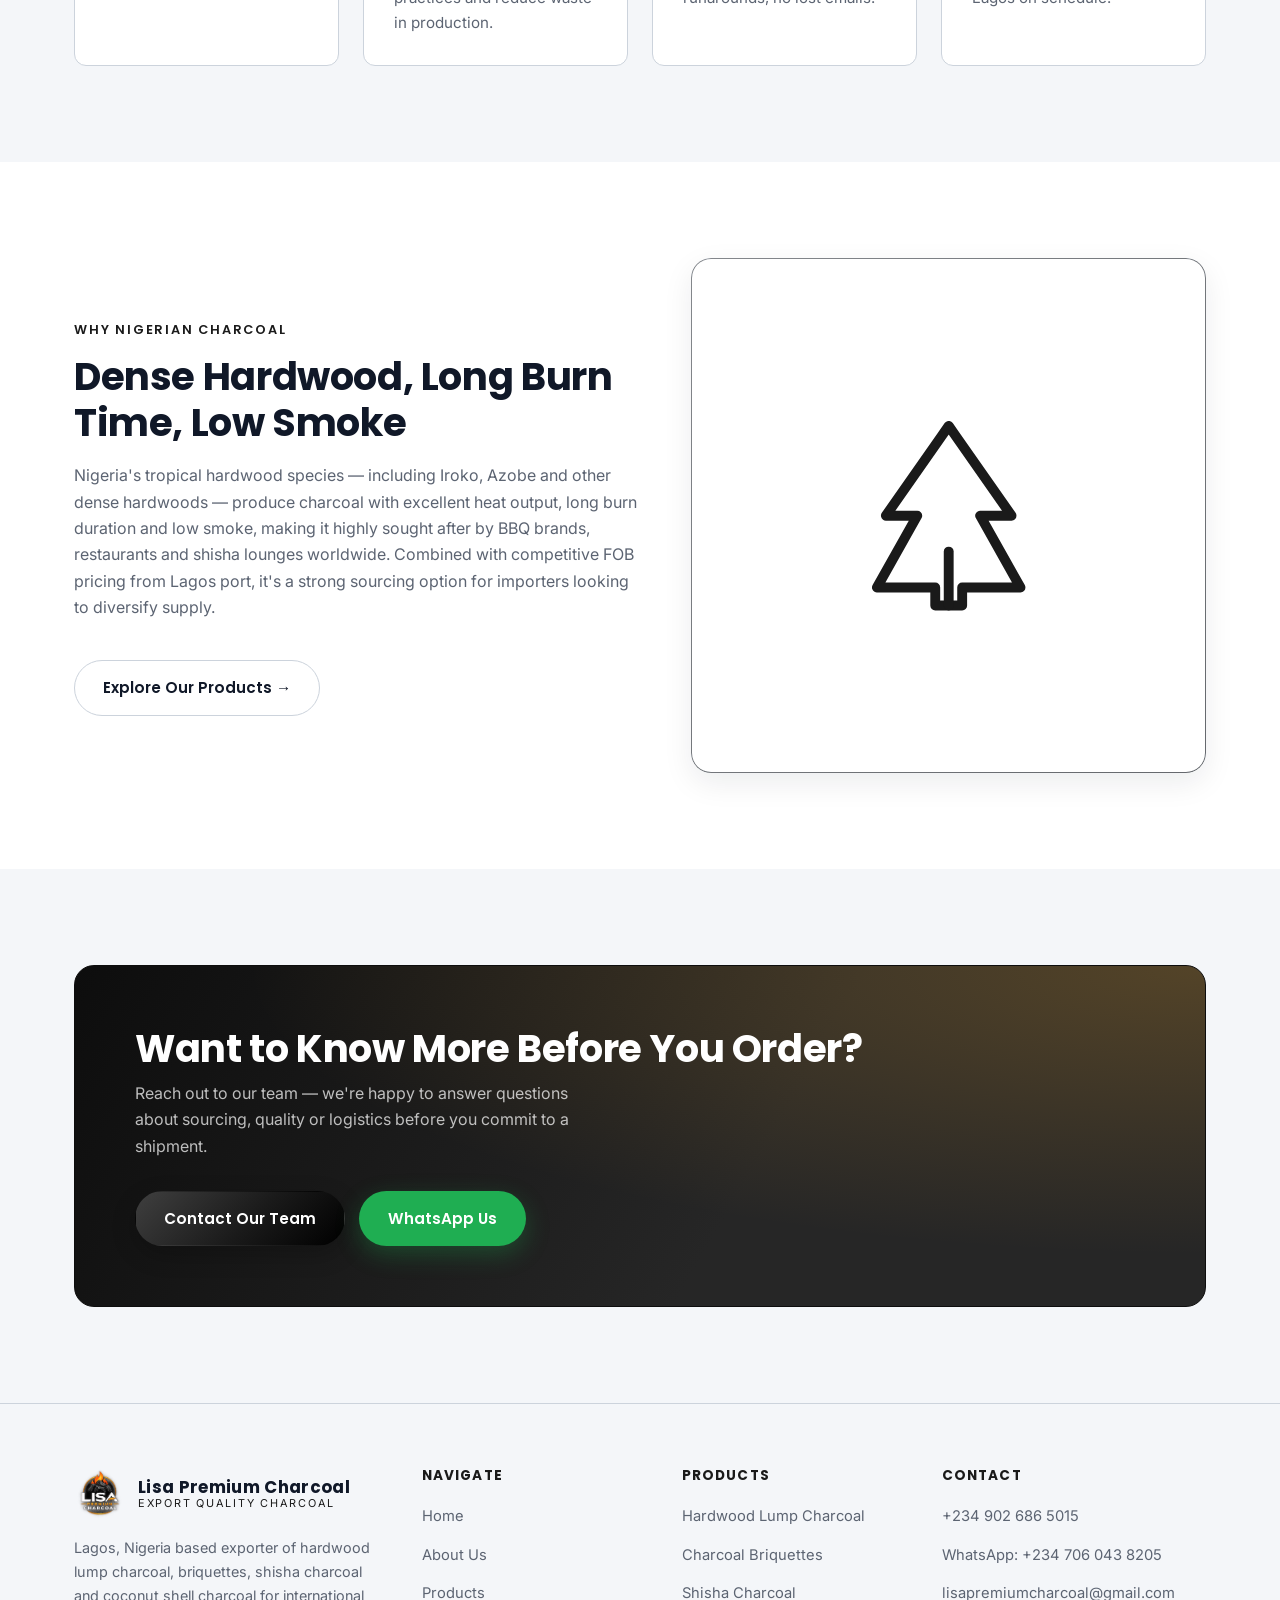
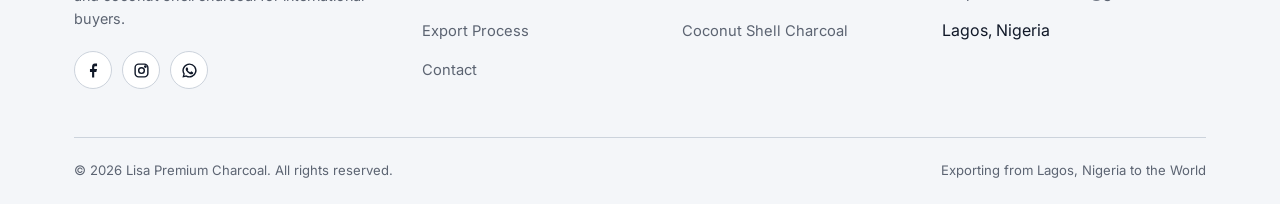
<file: about.html>
<!DOCTYPE html>
<html lang="en">
<head>
<meta charset="UTF-8">
<meta name="viewport" content="width=device-width, initial-scale=1.0">
<title>About Us | Lisa Premium Charcoal — Nigeria's Trusted Charcoal Export Company</title>
<meta name="description" content="Learn about Lisa Premium Charcoal, a Lagos, Nigeria based charcoal export company committed to quality hardwood sourcing, responsible production and reliable service for international buyers.">
<meta name="robots" content="index, follow">
<link rel="canonical" href="https://www.lisapremiumcharcoal.com/about.html">

<meta property="og:type" content="website">
<meta property="og:site_name" content="Lisa Premium Charcoal">
<meta property="og:title" content="About Lisa Premium Charcoal | Nigeria's Trusted Charcoal Exporter">
<meta property="og:description" content="A Lagos, Nigeria based charcoal export company committed to quality and reliable international supply.">
<meta property="og:image" content="https://www.lisapremiumcharcoal.com/assets/images/logo.png">
<meta property="og:url" content="https://www.lisapremiumcharcoal.com/about.html">

<link rel="icon" type="image/png" href="/assets/images/logo.png">
<link rel="apple-touch-icon" href="/assets/images/logo.png">
<link rel="manifest" href="/site.webmanifest">
<link rel="preconnect" href="https://fonts.googleapis.com">
<link rel="preconnect" href="https://fonts.gstatic.com" crossorigin>
<link href="https://fonts.googleapis.com/css2?family=Inter:wght@400;500;600&amp;family=Poppins:wght@500;600;700&amp;display=swap" rel="stylesheet">
<link rel="stylesheet" href="/assets/css/style.css">

<script type="application/ld+json">
{
  "@context": "https://schema.org",
  "@type": "BreadcrumbList",
  "itemListElement": [
    {"@type":"ListItem","position":1,"name":"Home","item":"https://www.lisapremiumcharcoal.com/"},
    {"@type":"ListItem","position":2,"name":"About Us","item":"https://www.lisapremiumcharcoal.com/about.html"}
  ]
}
</script>
</head>
<body>

<header class="site-header">
  <div class="container header-inner">
    <a href="/index.html" class="brand">
      <img src="/assets/images/logo.png" alt="Lisa Premium Charcoal logo" width="52" height="52">
      <span class="brand-text"><strong>Lisa Premium Charcoal</strong><span>Export Quality Charcoal</span></span>
    </a>
    <nav class="main-nav" aria-label="Primary">
      <ul>
        <li><a href="/index.html">Home</a></li>
        <li><a href="/about.html" aria-current="page">About Us</a></li>
        <li><a href="/products.html">Products</a></li>
        <li><a href="/export-process.html">Export Process</a></li>
        <li><a href="/contact.html">Contact</a></li>
      </ul>
    </nav>
    <div class="header-actions">
      <a href="https://wa.me/2347060438205?text=Hello%20Lisa%20Premium%20Charcoal%2C%20I%27d%20like%20a%20quote%20for%20charcoal%20export." class="btn btn-outline" target="_blank" rel="noopener">WhatsApp</a>
      <a href="/contact.html" class="btn btn-primary">Get a Quote</a>
      <button class="nav-toggle" aria-label="Open menu">&#9776;</button>
    </div>
  </div>
</header>

<div class="mobile-nav" role="dialog" aria-modal="true">
  <div class="mobile-nav-top">
    <a href="/index.html" class="brand">
      <img src="/assets/images/logo.png" alt="Lisa Premium Charcoal logo" width="40" height="40">
      <strong>Lisa Premium Charcoal</strong>
    </a>
    <button class="mobile-nav-close" aria-label="Close menu">&times;</button>
  </div>
  <ul>
    <li><a href="/index.html">Home</a></li>
    <li><a href="/about.html">About Us</a></li>
    <li><a href="/products.html">Products</a></li>
    <li><a href="/export-process.html">Export Process</a></li>
    <li><a href="/contact.html">Contact</a></li>
  </ul>
  <div class="mobile-nav-actions">
    <a href="https://wa.me/2347060438205" class="btn btn-whatsapp btn-block" target="_blank" rel="noopener">Chat on WhatsApp</a>
    <a href="/contact.html" class="btn btn-primary btn-block">Request a Quote</a>
  </div>
</div>

<main id="main">

  <div class="page-header">
    <div class="container">
      <div class="breadcrumb"><a href="/index.html">Home</a> / <span>About Us</span></div>
      <span class="eyebrow">About Lisa Premium Charcoal</span>
      <h1>Sourcing and Exporting Nigerian <span class="text-gradient">Charcoal with Integrity</span></h1>
      <p style="max-width:640px;margin-top:16px;font-size:1.05rem;">We are a Lagos, Nigeria based export company dedicated to supplying international buyers with consistent, export-grade charcoal — from first inquiry to final delivery.</p>
    </div>
  </div>

  <section class="section">
    <div class="container hero-grid">
      <div class="hero-copy">
        <span class="eyebrow">Our Story</span>
        <h2>Built to Connect Nigerian Charcoal with Global Buyers</h2>
        <p style="margin-top:16px;">Lisa Premium Charcoal was founded to give international buyers a direct, dependable route to premium Nigerian charcoal — without the inconsistency and communication gaps that make cross-border sourcing difficult. Nigeria's abundant hardwood species make it one of the best sources for dense, long-burning, low-smoke charcoal, and we exist to bring that quality to your market reliably.</p>
        <p style="margin-top:14px;">From our base in Lagos, we manage sourcing, processing, quality checks and export documentation in-house, giving buyers a single point of contact for the entire order — not a chain of middlemen.</p>
      </div>
      <div class="hero-visual">
        <div class="hero-visual-card">
          <img src="/assets/images/logo.png" alt="Lisa Premium Charcoal brand mark" width="360" height="360" loading="lazy">
        </div>
      </div>
    </div>
  </section>

  <section class="section section-alt">
    <div class="container">
      <div class="section-head center">
        <span class="eyebrow">Our Values</span>
        <h2>What Guides How We Work</h2>
      </div>
      <div class="value-grid">
        <div class="card">
          <div class="icon-tile"><svg viewBox="0 0 24 24" fill="none" stroke="currentColor" stroke-width="2"><path d="M20 6 9 17l-5-5"/></svg></div>
          <h3>Consistent Quality</h3>
          <p>Every batch is checked for moisture, size grading and burn performance before it's packaged for export.</p>
        </div>
        <div class="card">
          <div class="icon-tile"><svg viewBox="0 0 24 24" fill="none" stroke="currentColor" stroke-width="2"><path d="M12 2 3 6v6c0 5 4 8.5 9 10 5-1.5 9-5 9-10V6l-9-4Z"/></svg></div>
          <h3>Responsible Sourcing</h3>
          <p>We work with local producers to encourage responsible harvesting practices and reduce waste in production.</p>
        </div>
        <div class="card">
          <div class="icon-tile"><svg viewBox="0 0 24 24" fill="none" stroke="currentColor" stroke-width="2"><circle cx="12" cy="12" r="10"/><path d="M12 6v6l4 2"/></svg></div>
          <h3>Clear Communication</h3>
          <p>Every inquiry gets a direct response from our export team — no automated runarounds, no lost emails.</p>
        </div>
        <div class="card">
          <div class="icon-tile"><svg viewBox="0 0 24 24" fill="none" stroke="currentColor" stroke-width="2"><rect x="1" y="7" width="15" height="10" rx="2"/><path d="M16 10h3l3 3v4h-6z"/><circle cx="6" cy="19" r="2"/><circle cx="18" cy="19" r="2"/></svg></div>
          <h3>Dependable Logistics</h3>
          <p>We coordinate container loading and documentation so your shipment leaves Lagos on schedule.</p>
        </div>
      </div>
    </div>
  </section>

  <section class="section">
    <div class="container hero-grid">
      <div class="hero-copy">
        <span class="eyebrow">Why Nigerian Charcoal</span>
        <h2>Dense Hardwood, Long Burn Time, Low Smoke</h2>
        <p style="margin-top:16px;">Nigeria's tropical hardwood species — including Iroko, Azobe and other dense hardwoods — produce charcoal with excellent heat output, long burn duration and low smoke, making it highly sought after by BBQ brands, restaurants and shisha lounges worldwide. Combined with competitive FOB pricing from Lagos port, it's a strong sourcing option for importers looking to diversify supply.</p>
        <a href="/products.html" class="btn btn-outline mt-40">Explore Our Products &rarr;</a>
      </div>
      <div class="hero-visual">
        <div class="hero-visual-card" style="max-width:100%;">
          <svg viewBox="0 0 24 24" fill="none" stroke="currentColor" stroke-width="1.1" style="width:42%;color:var(--color-primary)">
            <path d="M12 2 5 12h3.5L4 20h6.5V22h3v-2H20l-4.5-8H19L12 2Z" stroke-linejoin="round"/>
            <path d="M12 16v6" stroke-linecap="round"/>
          </svg>
        </div>
      </div>
    </div>
  </section>

  <section class="section section-alt">
    <div class="container">
      <div class="cta-banner">
        <div>
          <h2>Want to Know More Before You Order?</h2>
          <p>Reach out to our team — we're happy to answer questions about sourcing, quality or logistics before you commit to a shipment.</p>
        </div>
        <div class="cta-actions">
          <a href="/contact.html" class="btn btn-primary">Contact Our Team</a>
          <a href="https://wa.me/2347060438205" class="btn btn-whatsapp" target="_blank" rel="noopener">WhatsApp Us</a>
        </div>
      </div>
    </div>
  </section>

</main>

<footer class="site-footer">
  <div class="container">
    <div class="footer-grid">
      <div class="footer-brand">
        <a href="/index.html" class="brand">
          <img src="/assets/images/logo.png" alt="Lisa Premium Charcoal logo" width="48" height="48">
          <span class="brand-text"><strong>Lisa Premium Charcoal</strong><span>Export Quality Charcoal</span></span>
        </a>
        <p>Lagos, Nigeria based exporter of hardwood lump charcoal, briquettes, shisha charcoal and coconut shell charcoal for international buyers.</p>
        <div class="footer-social">
          <a href="#" aria-label="Facebook" target="_blank" rel="noopener"><svg viewBox="0 0 24 24" fill="currentColor"><path d="M13 22v-8h3l1-4h-4V7.5C13 6.5 13.5 6 15 6h2V2h-3c-3 0-4 1.9-4 4.5V10H7v4h3v8z"/></svg></a>
          <a href="#" aria-label="Instagram" target="_blank" rel="noopener"><svg viewBox="0 0 24 24" fill="none" stroke="currentColor" stroke-width="2"><rect x="3" y="3" width="18" height="18" rx="5"/><circle cx="12" cy="12" r="4"/><circle cx="17.5" cy="6.5" r="1"/></svg></a>
          <a href="https://wa.me/2347060438205" aria-label="WhatsApp" target="_blank" rel="noopener"><svg viewBox="0 0 24 24" fill="currentColor"><path d="M12 2a10 10 0 0 0-8.6 15.1L2 22l5.1-1.3A10 10 0 1 0 12 2Zm0 18a8 8 0 0 1-4.1-1.1l-.3-.2-3 .8.8-2.9-.2-.3A8 8 0 1 1 12 20Zm4.4-5.9c-.2-.1-1.4-.7-1.6-.8-.2-.1-.4-.1-.6.1-.2.2-.6.8-.8 1-.1.1-.3.2-.5.1-.2-.1-1-.4-2-1.2-.7-.6-1.2-1.4-1.4-1.6-.1-.2 0-.4.1-.5l.4-.5c.1-.1.2-.3.2-.4.1-.1 0-.3 0-.4-.1-.1-.6-1.4-.8-1.9-.2-.5-.4-.4-.6-.4h-.5c-.2 0-.5.1-.7.3-.2.2-.9.9-.9 2.2s.9 2.5 1.1 2.7c.1.2 1.9 2.9 4.6 4 .6.3 1.1.4 1.5.5.6.2 1.2.2 1.6.1.5-.1 1.4-.6 1.6-1.1.2-.5.2-1 .1-1.1-.1-.1-.2-.2-.4-.3Z"/></svg></a>
        </div>
      </div>
      <div class="footer-col">
        <h4>Navigate</h4>
        <ul>
          <li><a href="/index.html">Home</a></li>
          <li><a href="/about.html">About Us</a></li>
          <li><a href="/products.html">Products</a></li>
          <li><a href="/export-process.html">Export Process</a></li>
          <li><a href="/contact.html">Contact</a></li>
        </ul>
      </div>
      <div class="footer-col">
        <h4>Products</h4>
        <ul>
          <li><a href="/products.html#lump-charcoal">Hardwood Lump Charcoal</a></li>
          <li><a href="/products.html#briquettes">Charcoal Briquettes</a></li>
          <li><a href="/products.html#shisha-charcoal">Shisha Charcoal</a></li>
          <li><a href="/products.html#coconut-charcoal">Coconut Shell Charcoal</a></li>
        </ul>
      </div>
      <div class="footer-col">
        <h4>Contact</h4>
        <ul>
          <li><a href="tel:+2349026865015">+234 902 686 5015</a></li>
          <li><a href="https://wa.me/2347060438205" target="_blank" rel="noopener">WhatsApp: +234 706 043 8205</a></li>
          <li><a href="mailto:lisapremiumcharcoal@gmail.com">lisapremiumcharcoal@gmail.com</a></li>
          <li><span>Lagos, Nigeria</span></li>
        </ul>
      </div>
    </div>
    <div class="footer-bottom">
      <span>&copy; <span id="year">2026</span> Lisa Premium Charcoal. All rights reserved.</span>
      <span>Exporting from Lagos, Nigeria to the World</span>
    </div>
  </div>
</footer>

<a href="https://wa.me/2347060438205?text=Hello%20Lisa%20Premium%20Charcoal%2C%20I%27d%20like%20a%20quote%20for%20charcoal%20export." class="whatsapp-float" target="_blank" rel="noopener" aria-label="Chat on WhatsApp">
  <svg viewBox="0 0 24 24" fill="currentColor"><path d="M12 2a10 10 0 0 0-8.6 15.1L2 22l5.1-1.3A10 10 0 1 0 12 2Zm0 18a8 8 0 0 1-4.1-1.1l-.3-.2-3 .8.8-2.9-.2-.3A8 8 0 1 1 12 20Zm4.4-5.9c-.2-.1-1.4-.7-1.6-.8-.2-.1-.4-.1-.6.1-.2.2-.6.8-.8 1-.1.1-.3.2-.5.1-.2-.1-1-.4-2-1.2-.7-.6-1.2-1.4-1.4-1.6-.1-.2 0-.4.1-.5l.4-.5c.1-.1.2-.3.2-.4.1-.1 0-.3 0-.4-.1-.1-.6-1.4-.8-1.9-.2-.5-.4-.4-.6-.4h-.5c-.2 0-.5.1-.7.3-.2.2-.9.9-.9 2.2s.9 2.5 1.1 2.7c.1.2 1.9 2.9 4.6 4 .6.3 1.1.4 1.5.5.6.2 1.2.2 1.6.1.5-.1 1.4-.6 1.6-1.1.2-.5.2-1 .1-1.1-.1-.1-.2-.2-.4-.3Z"/></svg>
</a>

<script src="/assets/js/main.js"></script>
</body>
</html>
</file>
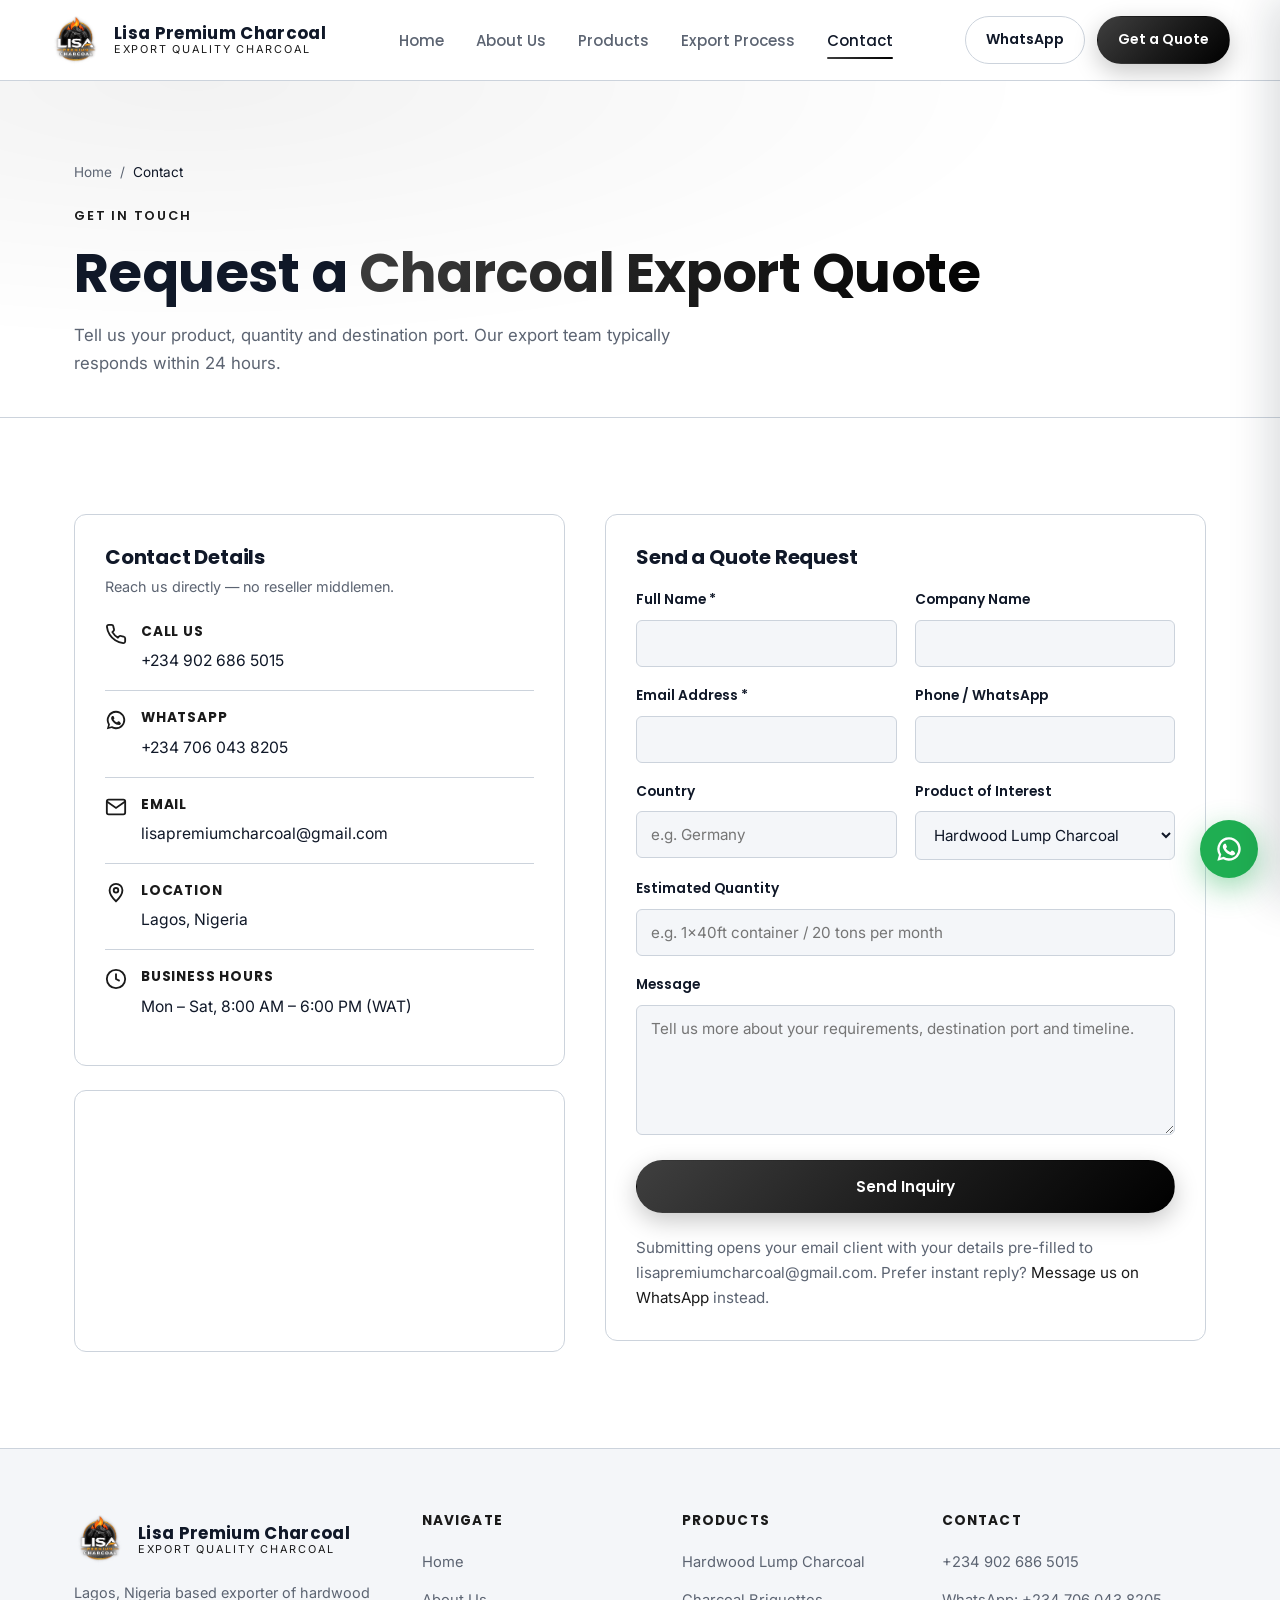
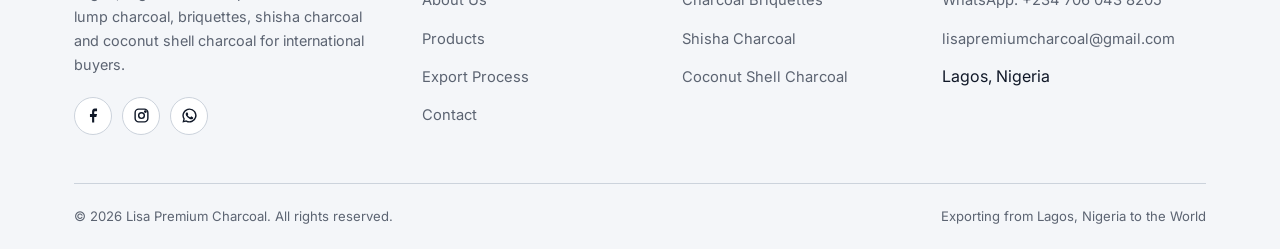
<file: contact.html>
<!DOCTYPE html>
<html lang="en">
<head>
<meta charset="UTF-8">
<meta name="viewport" content="width=device-width, initial-scale=1.0">
<title>Contact Us | Request a Charcoal Export Quote — Lisa Premium Charcoal</title>
<meta name="description" content="Contact Lisa Premium Charcoal for a charcoal export quote. Call, WhatsApp or email our Lagos, Nigeria based team — hardwood lump charcoal, briquettes, shisha and coconut shell charcoal.">
<meta name="robots" content="index, follow">
<link rel="canonical" href="https://www.lisapremiumcharcoal.com/contact.html">

<meta property="og:type" content="website">
<meta property="og:site_name" content="Lisa Premium Charcoal">
<meta property="og:title" content="Contact Lisa Premium Charcoal">
<meta property="og:description" content="Request a charcoal export quote from our Lagos, Nigeria based team.">
<meta property="og:image" content="https://www.lisapremiumcharcoal.com/assets/images/logo.png">
<meta property="og:url" content="https://www.lisapremiumcharcoal.com/contact.html">

<link rel="icon" type="image/png" href="/assets/images/logo.png">
<link rel="apple-touch-icon" href="/assets/images/logo.png">
<link rel="manifest" href="/site.webmanifest">
<link rel="preconnect" href="https://fonts.googleapis.com">
<link rel="preconnect" href="https://fonts.gstatic.com" crossorigin>
<link href="https://fonts.googleapis.com/css2?family=Inter:wght@400;500;600&amp;family=Poppins:wght@500;600;700&amp;display=swap" rel="stylesheet">
<link rel="stylesheet" href="/assets/css/style.css">

<script type="application/ld+json">
{
  "@context": "https://schema.org",
  "@type": "BreadcrumbList",
  "itemListElement": [
    {"@type":"ListItem","position":1,"name":"Home","item":"https://www.lisapremiumcharcoal.com/"},
    {"@type":"ListItem","position":2,"name":"Contact","item":"https://www.lisapremiumcharcoal.com/contact.html"}
  ]
}
</script>
<script type="application/ld+json">
{
  "@context": "https://schema.org",
  "@type": "Organization",
  "name": "Lisa Premium Charcoal",
  "url": "https://www.lisapremiumcharcoal.com/",
  "logo": "https://www.lisapremiumcharcoal.com/assets/images/logo.png",
  "contactPoint": [{
    "@type": "ContactPoint",
    "telephone": "+2349026865015",
    "contactType": "sales",
    "email": "lisapremiumcharcoal@gmail.com",
    "areaServed": ["Europe", "Middle East", "North America", "Worldwide"],
    "availableLanguage": ["English"]
  }],
  "address": {
    "@type": "PostalAddress",
    "addressLocality": "Lagos",
    "addressCountry": "NG"
  }
}
</script>
</head>
<body>

<header class="site-header">
  <div class="container header-inner">
    <a href="/index.html" class="brand">
      <img src="/assets/images/logo.png" alt="Lisa Premium Charcoal logo" width="52" height="52">
      <span class="brand-text"><strong>Lisa Premium Charcoal</strong><span>Export Quality Charcoal</span></span>
    </a>
    <nav class="main-nav" aria-label="Primary">
      <ul>
        <li><a href="/index.html">Home</a></li>
        <li><a href="/about.html">About Us</a></li>
        <li><a href="/products.html">Products</a></li>
        <li><a href="/export-process.html">Export Process</a></li>
        <li><a href="/contact.html" aria-current="page">Contact</a></li>
      </ul>
    </nav>
    <div class="header-actions">
      <a href="https://wa.me/2347060438205?text=Hello%20Lisa%20Premium%20Charcoal%2C%20I%27d%20like%20a%20quote%20for%20charcoal%20export." class="btn btn-outline" target="_blank" rel="noopener">WhatsApp</a>
      <a href="/contact.html" class="btn btn-primary">Get a Quote</a>
      <button class="nav-toggle" aria-label="Open menu">&#9776;</button>
    </div>
  </div>
</header>

<div class="mobile-nav" role="dialog" aria-modal="true">
  <div class="mobile-nav-top">
    <a href="/index.html" class="brand">
      <img src="/assets/images/logo.png" alt="Lisa Premium Charcoal logo" width="40" height="40">
      <strong>Lisa Premium Charcoal</strong>
    </a>
    <button class="mobile-nav-close" aria-label="Close menu">&times;</button>
  </div>
  <ul>
    <li><a href="/index.html">Home</a></li>
    <li><a href="/about.html">About Us</a></li>
    <li><a href="/products.html">Products</a></li>
    <li><a href="/export-process.html">Export Process</a></li>
    <li><a href="/contact.html">Contact</a></li>
  </ul>
  <div class="mobile-nav-actions">
    <a href="https://wa.me/2347060438205" class="btn btn-whatsapp btn-block" target="_blank" rel="noopener">Chat on WhatsApp</a>
    <a href="/contact.html" class="btn btn-primary btn-block">Request a Quote</a>
  </div>
</div>

<main id="main">

  <div class="page-header">
    <div class="container">
      <div class="breadcrumb"><a href="/index.html">Home</a> / <span>Contact</span></div>
      <span class="eyebrow">Get In Touch</span>
      <h1>Request a <span class="text-gradient">Charcoal Export Quote</span></h1>
      <p style="max-width:640px;margin-top:16px;font-size:1.05rem;">Tell us your product, quantity and destination port. Our export team typically responds within 24 hours.</p>
    </div>
  </div>

  <section class="section">
    <div class="container contact-grid">

      <div>
        <div class="contact-info-card">
          <h3 style="margin-bottom:6px;">Contact Details</h3>
          <p style="font-size:0.9rem;margin-bottom:6px;">Reach us directly — no reseller middlemen.</p>

          <div class="contact-line">
            <svg viewBox="0 0 24 24" fill="none" stroke="currentColor" stroke-width="2"><path d="M22 16.92v3a2 2 0 0 1-2.18 2 19.8 19.8 0 0 1-8.63-3.07 19.5 19.5 0 0 1-6-6 19.8 19.8 0 0 1-3.07-8.67A2 2 0 0 1 4.11 2h3a2 2 0 0 1 2 1.72c.13.96.36 1.9.68 2.81a2 2 0 0 1-.45 2.11L8.09 9.91a16 16 0 0 0 6 6l1.27-1.27a2 2 0 0 1 2.11-.45c.91.32 1.85.55 2.81.68A2 2 0 0 1 22 16.92z"/></svg>
            <div><strong>Call Us</strong><a href="tel:+2349026865015">+234 902 686 5015</a></div>
          </div>

          <div class="contact-line">
            <svg viewBox="0 0 24 24" fill="currentColor"><path d="M12 2a10 10 0 0 0-8.6 15.1L2 22l5.1-1.3A10 10 0 1 0 12 2Zm0 18a8 8 0 0 1-4.1-1.1l-.3-.2-3 .8.8-2.9-.2-.3A8 8 0 1 1 12 20Zm4.4-5.9c-.2-.1-1.4-.7-1.6-.8-.2-.1-.4-.1-.6.1-.2.2-.6.8-.8 1-.1.1-.3.2-.5.1-.2-.1-1-.4-2-1.2-.7-.6-1.2-1.4-1.4-1.6-.1-.2 0-.4.1-.5l.4-.5c.1-.1.2-.3.2-.4.1-.1 0-.3 0-.4-.1-.1-.6-1.4-.8-1.9-.2-.5-.4-.4-.6-.4h-.5c-.2 0-.5.1-.7.3-.2.2-.9.9-.9 2.2s.9 2.5 1.1 2.7c.1.2 1.9 2.9 4.6 4 .6.3 1.1.4 1.5.5.6.2 1.2.2 1.6.1.5-.1 1.4-.6 1.6-1.1.2-.5.2-1 .1-1.1-.1-.1-.2-.2-.4-.3Z"/></svg>
            <div><strong>WhatsApp</strong><a href="https://wa.me/2347060438205?text=Hello%20Lisa%20Premium%20Charcoal%2C%20I%27d%20like%20a%20quote%20for%20charcoal%20export." target="_blank" rel="noopener">+234 706 043 8205</a></div>
          </div>

          <div class="contact-line">
            <svg viewBox="0 0 24 24" fill="none" stroke="currentColor" stroke-width="2"><path d="M4 4h16v16H4z" opacity="0"/><path d="M22 6 12 13 2 6"/><rect x="2" y="4" width="20" height="16" rx="2"/></svg>
            <div><strong>Email</strong><a href="mailto:lisapremiumcharcoal@gmail.com">lisapremiumcharcoal@gmail.com</a></div>
          </div>

          <div class="contact-line">
            <svg viewBox="0 0 24 24" fill="none" stroke="currentColor" stroke-width="2"><path d="M12 21s-7-6.5-7-12a7 7 0 0 1 14 0c0 5.5-7 12-7 12Z"/><circle cx="12" cy="9" r="2.5"/></svg>
            <div><strong>Location</strong><span>Lagos, Nigeria</span></div>
          </div>

          <div class="contact-line">
            <svg viewBox="0 0 24 24" fill="none" stroke="currentColor" stroke-width="2"><circle cx="12" cy="12" r="10"/><path d="M12 6v6l4 2"/></svg>
            <div><strong>Business Hours</strong><span>Mon &ndash; Sat, 8:00 AM &ndash; 6:00 PM (WAT)</span></div>
          </div>
        </div>

        <div class="map-embed">
          <iframe title="Lagos, Nigeria map" loading="lazy" referrerpolicy="no-referrer-when-downgrade" src="https://www.google.com/maps?q=Lagos,Nigeria&output=embed"></iframe>
        </div>
      </div>

      <div>
        <form class="card" id="quote-form">
          <h3 style="margin-bottom:20px;">Send a Quote Request</h3>
          <div class="form-grid">
            <div class="form-row-2">
              <div class="field">
                <label for="name">Full Name *</label>
                <input type="text" id="name" name="name" required>
              </div>
              <div class="field">
                <label for="company">Company Name</label>
                <input type="text" id="company" name="company">
              </div>
            </div>
            <div class="form-row-2">
              <div class="field">
                <label for="email">Email Address *</label>
                <input type="email" id="email" name="email" required>
              </div>
              <div class="field">
                <label for="phone">Phone / WhatsApp</label>
                <input type="tel" id="phone" name="phone">
              </div>
            </div>
            <div class="form-row-2">
              <div class="field">
                <label for="country">Country</label>
                <input type="text" id="country" name="country" placeholder="e.g. Germany">
              </div>
              <div class="field">
                <label for="product">Product of Interest</label>
                <select id="product" name="product">
                  <option value="Hardwood Lump Charcoal">Hardwood Lump Charcoal</option>
                  <option value="Charcoal Briquettes">Charcoal Briquettes</option>
                  <option value="Shisha / Hookah Charcoal">Shisha / Hookah Charcoal</option>
                  <option value="Coconut Shell Charcoal">Coconut Shell Charcoal</option>
                  <option value="Not Sure / Multiple">Not Sure / Multiple</option>
                </select>
              </div>
            </div>
            <div class="field">
              <label for="quantity">Estimated Quantity</label>
              <input type="text" id="quantity" name="quantity" placeholder="e.g. 1x40ft container / 20 tons per month">
            </div>
            <div class="field">
              <label for="message">Message</label>
              <textarea id="message" name="message" placeholder="Tell us more about your requirements, destination port and timeline."></textarea>
            </div>
            <button type="submit" class="btn btn-primary btn-block">Send Inquiry</button>
            <p class="form-note">Submitting opens your email client with your details pre-filled to lisapremiumcharcoal@gmail.com. Prefer instant reply? <a href="https://wa.me/2347060438205" target="_blank" rel="noopener" style="color:var(--color-primary);">Message us on WhatsApp</a> instead.</p>
          </div>
        </form>
      </div>

    </div>
  </section>

</main>

<footer class="site-footer">
  <div class="container">
    <div class="footer-grid">
      <div class="footer-brand">
        <a href="/index.html" class="brand">
          <img src="/assets/images/logo.png" alt="Lisa Premium Charcoal logo" width="48" height="48">
          <span class="brand-text"><strong>Lisa Premium Charcoal</strong><span>Export Quality Charcoal</span></span>
        </a>
        <p>Lagos, Nigeria based exporter of hardwood lump charcoal, briquettes, shisha charcoal and coconut shell charcoal for international buyers.</p>
        <div class="footer-social">
          <a href="#" aria-label="Facebook" target="_blank" rel="noopener"><svg viewBox="0 0 24 24" fill="currentColor"><path d="M13 22v-8h3l1-4h-4V7.5C13 6.5 13.5 6 15 6h2V2h-3c-3 0-4 1.9-4 4.5V10H7v4h3v8z"/></svg></a>
          <a href="#" aria-label="Instagram" target="_blank" rel="noopener"><svg viewBox="0 0 24 24" fill="none" stroke="currentColor" stroke-width="2"><rect x="3" y="3" width="18" height="18" rx="5"/><circle cx="12" cy="12" r="4"/><circle cx="17.5" cy="6.5" r="1"/></svg></a>
          <a href="https://wa.me/2347060438205" aria-label="WhatsApp" target="_blank" rel="noopener"><svg viewBox="0 0 24 24" fill="currentColor"><path d="M12 2a10 10 0 0 0-8.6 15.1L2 22l5.1-1.3A10 10 0 1 0 12 2Zm0 18a8 8 0 0 1-4.1-1.1l-.3-.2-3 .8.8-2.9-.2-.3A8 8 0 1 1 12 20Zm4.4-5.9c-.2-.1-1.4-.7-1.6-.8-.2-.1-.4-.1-.6.1-.2.2-.6.8-.8 1-.1.1-.3.2-.5.1-.2-.1-1-.4-2-1.2-.7-.6-1.2-1.4-1.4-1.6-.1-.2 0-.4.1-.5l.4-.5c.1-.1.2-.3.2-.4.1-.1 0-.3 0-.4-.1-.1-.6-1.4-.8-1.9-.2-.5-.4-.4-.6-.4h-.5c-.2 0-.5.1-.7.3-.2.2-.9.9-.9 2.2s.9 2.5 1.1 2.7c.1.2 1.9 2.9 4.6 4 .6.3 1.1.4 1.5.5.6.2 1.2.2 1.6.1.5-.1 1.4-.6 1.6-1.1.2-.5.2-1 .1-1.1-.1-.1-.2-.2-.4-.3Z"/></svg></a>
        </div>
      </div>
      <div class="footer-col">
        <h4>Navigate</h4>
        <ul>
          <li><a href="/index.html">Home</a></li>
          <li><a href="/about.html">About Us</a></li>
          <li><a href="/products.html">Products</a></li>
          <li><a href="/export-process.html">Export Process</a></li>
          <li><a href="/contact.html">Contact</a></li>
        </ul>
      </div>
      <div class="footer-col">
        <h4>Products</h4>
        <ul>
          <li><a href="/products.html#lump-charcoal">Hardwood Lump Charcoal</a></li>
          <li><a href="/products.html#briquettes">Charcoal Briquettes</a></li>
          <li><a href="/products.html#shisha-charcoal">Shisha Charcoal</a></li>
          <li><a href="/products.html#coconut-charcoal">Coconut Shell Charcoal</a></li>
        </ul>
      </div>
      <div class="footer-col">
        <h4>Contact</h4>
        <ul>
          <li><a href="tel:+2349026865015">+234 902 686 5015</a></li>
          <li><a href="https://wa.me/2347060438205" target="_blank" rel="noopener">WhatsApp: +234 706 043 8205</a></li>
          <li><a href="mailto:lisapremiumcharcoal@gmail.com">lisapremiumcharcoal@gmail.com</a></li>
          <li><span>Lagos, Nigeria</span></li>
        </ul>
      </div>
    </div>
    <div class="footer-bottom">
      <span>&copy; <span id="year">2026</span> Lisa Premium Charcoal. All rights reserved.</span>
      <span>Exporting from Lagos, Nigeria to the World</span>
    </div>
  </div>
</footer>

<a href="https://wa.me/2347060438205?text=Hello%20Lisa%20Premium%20Charcoal%2C%20I%27d%20like%20a%20quote%20for%20charcoal%20export." class="whatsapp-float" target="_blank" rel="noopener" aria-label="Chat on WhatsApp">
  <svg viewBox="0 0 24 24" fill="currentColor"><path d="M12 2a10 10 0 0 0-8.6 15.1L2 22l5.1-1.3A10 10 0 1 0 12 2Zm0 18a8 8 0 0 1-4.1-1.1l-.3-.2-3 .8.8-2.9-.2-.3A8 8 0 1 1 12 20Zm4.4-5.9c-.2-.1-1.4-.7-1.6-.8-.2-.1-.4-.1-.6.1-.2.2-.6.8-.8 1-.1.1-.3.2-.5.1-.2-.1-1-.4-2-1.2-.7-.6-1.2-1.4-1.4-1.6-.1-.2 0-.4.1-.5l.4-.5c.1-.1.2-.3.2-.4.1-.1 0-.3 0-.4-.1-.1-.6-1.4-.8-1.9-.2-.5-.4-.4-.6-.4h-.5c-.2 0-.5.1-.7.3-.2.2-.9.9-.9 2.2s.9 2.5 1.1 2.7c.1.2 1.9 2.9 4.6 4 .6.3 1.1.4 1.5.5.6.2 1.2.2 1.6.1.5-.1 1.4-.6 1.6-1.1.2-.5.2-1 .1-1.1-.1-.1-.2-.2-.4-.3Z"/></svg>
</a>

<script src="/assets/js/main.js"></script>
</body>
</html>
</file>
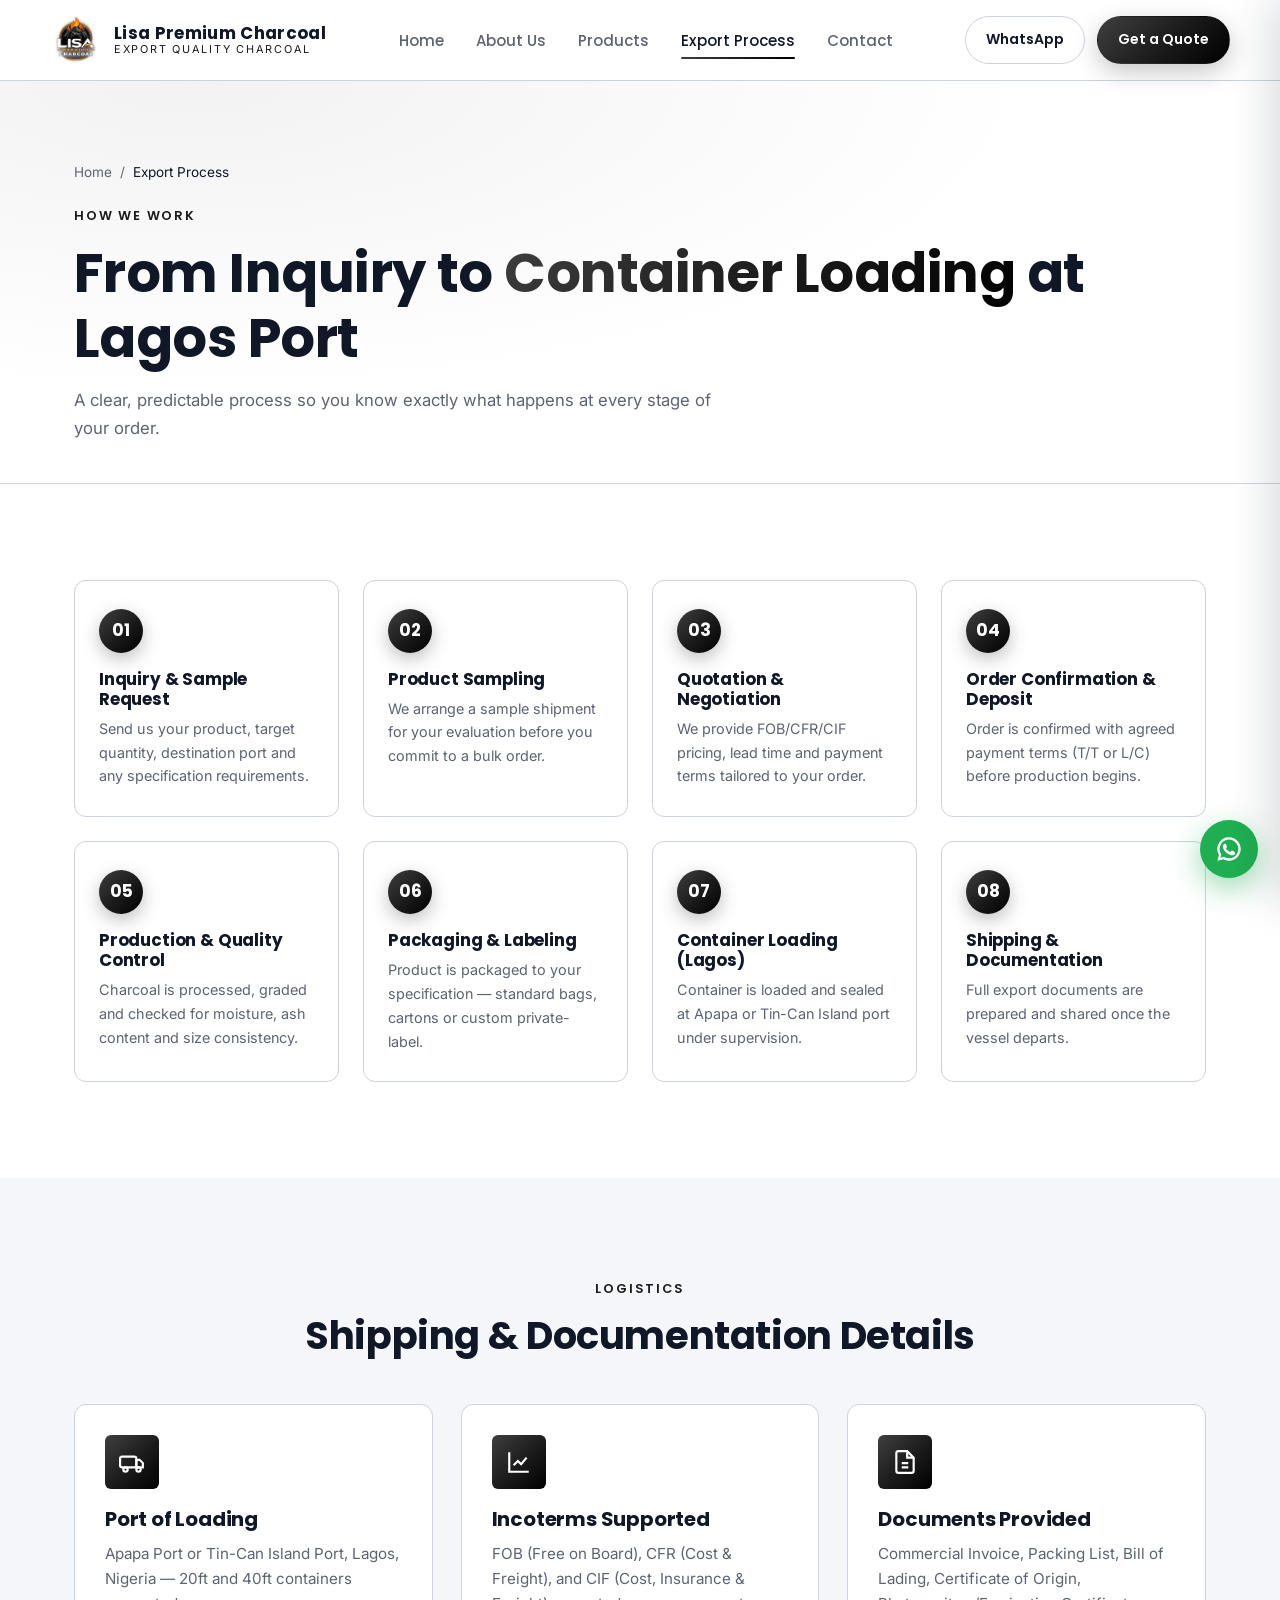
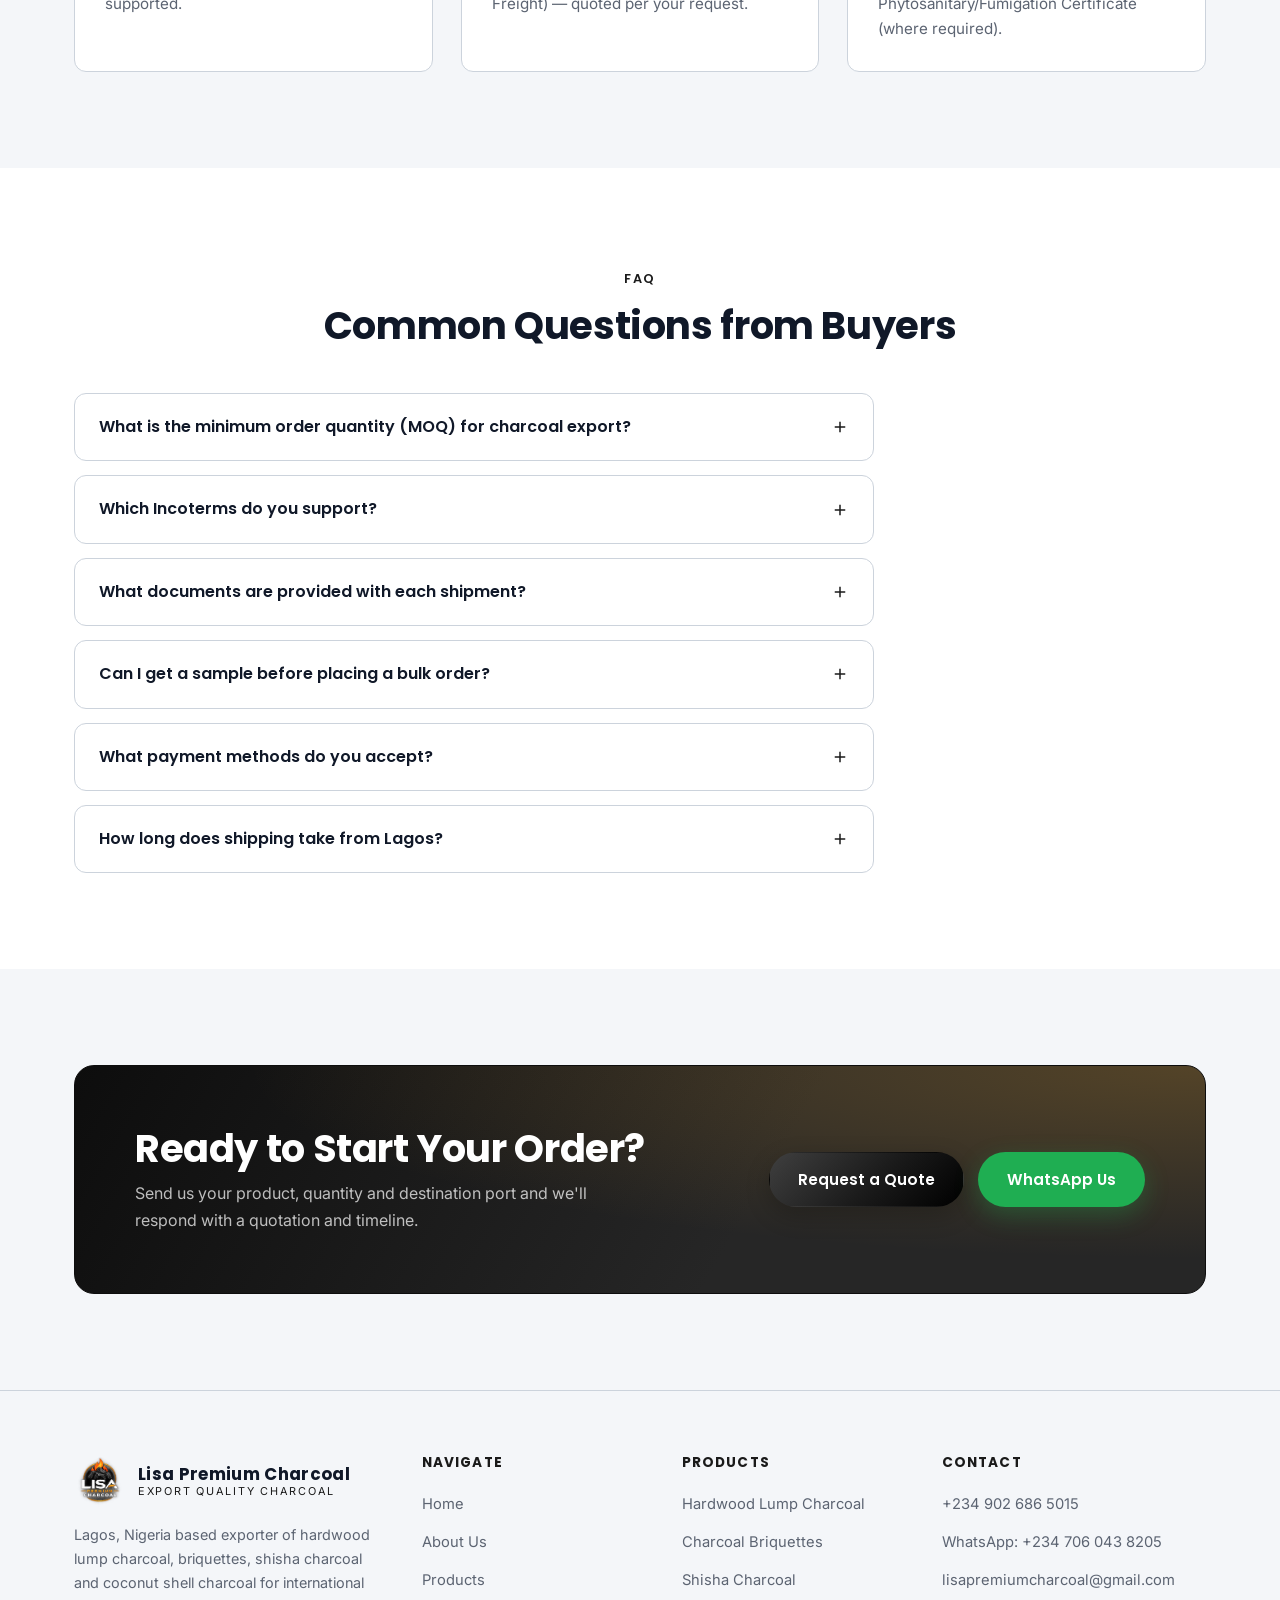
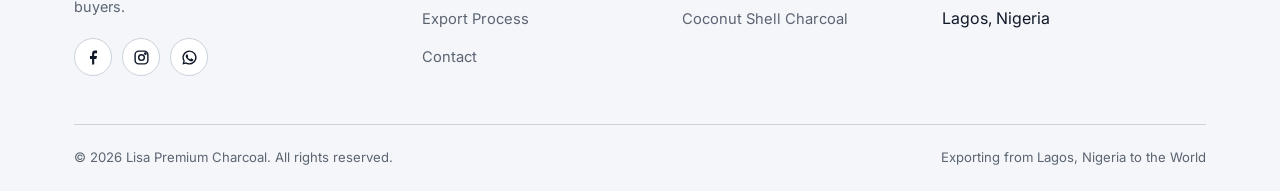
<file: export-process.html>
<!DOCTYPE html>
<html lang="en">
<head>
<meta charset="UTF-8">
<meta name="viewport" content="width=device-width, initial-scale=1.0">
<title>Export Process &amp; Shipping | How to Import Charcoal from Nigeria</title>
<meta name="description" content="See how Lisa Premium Charcoal handles export orders from inquiry to container loading at Lagos port — documentation, Incoterms, packaging and shipping timelines explained.">
<meta name="robots" content="index, follow">
<link rel="canonical" href="https://www.lisapremiumcharcoal.com/export-process.html">

<meta property="og:type" content="website">
<meta property="og:site_name" content="Lisa Premium Charcoal">
<meta property="og:title" content="Export Process &amp; Shipping | Lisa Premium Charcoal">
<meta property="og:description" content="How to import charcoal from Nigeria: inquiry, sampling, quotation, production, container loading and shipping documentation.">
<meta property="og:image" content="https://www.lisapremiumcharcoal.com/assets/images/logo.png">
<meta property="og:url" content="https://www.lisapremiumcharcoal.com/export-process.html">

<link rel="icon" type="image/png" href="/assets/images/logo.png">
<link rel="apple-touch-icon" href="/assets/images/logo.png">
<link rel="manifest" href="/site.webmanifest">
<link rel="preconnect" href="https://fonts.googleapis.com">
<link rel="preconnect" href="https://fonts.gstatic.com" crossorigin>
<link href="https://fonts.googleapis.com/css2?family=Inter:wght@400;500;600&amp;family=Poppins:wght@500;600;700&amp;display=swap" rel="stylesheet">
<link rel="stylesheet" href="/assets/css/style.css">

<script type="application/ld+json">
{
  "@context": "https://schema.org",
  "@type": "BreadcrumbList",
  "itemListElement": [
    {"@type":"ListItem","position":1,"name":"Home","item":"https://www.lisapremiumcharcoal.com/"},
    {"@type":"ListItem","position":2,"name":"Export Process","item":"https://www.lisapremiumcharcoal.com/export-process.html"}
  ]
}
</script>
<script type="application/ld+json">
{
  "@context": "https://schema.org",
  "@type": "FAQPage",
  "mainEntity": [
    {
      "@type": "Question",
      "name": "What is the minimum order quantity (MOQ) for charcoal export?",
      "acceptedAnswer": {"@type": "Answer", "text": "Our standard MOQ is one 20ft container. We can discuss smaller trial or sample orders for new buyers on request."}
    },
    {
      "@type": "Question",
      "name": "Which Incoterms do you support?",
      "acceptedAnswer": {"@type": "Answer", "text": "We quote FOB, CFR and CIF from Lagos port. Let us know your preferred term and destination port when you request a quote."}
    },
    {
      "@type": "Question",
      "name": "What documents are provided with each shipment?",
      "acceptedAnswer": {"@type": "Answer", "text": "We provide a Commercial Invoice, Packing List, Bill of Lading, Certificate of Origin, and Phytosanitary or Fumigation Certificate where required by the destination country."}
    },
    {
      "@type": "Question",
      "name": "Can I get a sample before placing a bulk order?",
      "acceptedAnswer": {"@type": "Answer", "text": "Yes. We can arrange product samples for evaluation before you confirm a full container order."}
    },
    {
      "@type": "Question",
      "name": "What payment methods do you accept?",
      "acceptedAnswer": {"@type": "Answer", "text": "We accept Telegraphic Transfer (T/T) and Letter of Credit (L/C). Payment terms are confirmed at the quotation stage."}
    },
    {
      "@type": "Question",
      "name": "How long does shipping take from Lagos?",
      "acceptedAnswer": {"@type": "Answer", "text": "Transit time depends on your destination port and shipping line. We'll share an estimated timeline with your quotation once we know your destination."}
    }
  ]
}
</script>
</head>
<body>

<header class="site-header">
  <div class="container header-inner">
    <a href="/index.html" class="brand">
      <img src="/assets/images/logo.png" alt="Lisa Premium Charcoal logo" width="52" height="52">
      <span class="brand-text"><strong>Lisa Premium Charcoal</strong><span>Export Quality Charcoal</span></span>
    </a>
    <nav class="main-nav" aria-label="Primary">
      <ul>
        <li><a href="/index.html">Home</a></li>
        <li><a href="/about.html">About Us</a></li>
        <li><a href="/products.html">Products</a></li>
        <li><a href="/export-process.html" aria-current="page">Export Process</a></li>
        <li><a href="/contact.html">Contact</a></li>
      </ul>
    </nav>
    <div class="header-actions">
      <a href="https://wa.me/2347060438205?text=Hello%20Lisa%20Premium%20Charcoal%2C%20I%27d%20like%20a%20quote%20for%20charcoal%20export." class="btn btn-outline" target="_blank" rel="noopener">WhatsApp</a>
      <a href="/contact.html" class="btn btn-primary">Get a Quote</a>
      <button class="nav-toggle" aria-label="Open menu">&#9776;</button>
    </div>
  </div>
</header>

<div class="mobile-nav" role="dialog" aria-modal="true">
  <div class="mobile-nav-top">
    <a href="/index.html" class="brand">
      <img src="/assets/images/logo.png" alt="Lisa Premium Charcoal logo" width="40" height="40">
      <strong>Lisa Premium Charcoal</strong>
    </a>
    <button class="mobile-nav-close" aria-label="Close menu">&times;</button>
  </div>
  <ul>
    <li><a href="/index.html">Home</a></li>
    <li><a href="/about.html">About Us</a></li>
    <li><a href="/products.html">Products</a></li>
    <li><a href="/export-process.html">Export Process</a></li>
    <li><a href="/contact.html">Contact</a></li>
  </ul>
  <div class="mobile-nav-actions">
    <a href="https://wa.me/2347060438205" class="btn btn-whatsapp btn-block" target="_blank" rel="noopener">Chat on WhatsApp</a>
    <a href="/contact.html" class="btn btn-primary btn-block">Request a Quote</a>
  </div>
</div>

<main id="main">

  <div class="page-header">
    <div class="container">
      <div class="breadcrumb"><a href="/index.html">Home</a> / <span>Export Process</span></div>
      <span class="eyebrow">How We Work</span>
      <h1>From Inquiry to <span class="text-gradient">Container Loading</span> at Lagos Port</h1>
      <p style="max-width:640px;margin-top:16px;font-size:1.05rem;">A clear, predictable process so you know exactly what happens at every stage of your order.</p>
    </div>
  </div>

  <section class="section">
    <div class="container">
      <div class="steps">
        <div class="step"><span class="step-number">01</span><h3>Inquiry &amp; Sample Request</h3><p>Send us your product, target quantity, destination port and any specification requirements.</p></div>
        <div class="step"><span class="step-number">02</span><h3>Product Sampling</h3><p>We arrange a sample shipment for your evaluation before you commit to a bulk order.</p></div>
        <div class="step"><span class="step-number">03</span><h3>Quotation &amp; Negotiation</h3><p>We provide FOB/CFR/CIF pricing, lead time and payment terms tailored to your order.</p></div>
        <div class="step"><span class="step-number">04</span><h3>Order Confirmation &amp; Deposit</h3><p>Order is confirmed with agreed payment terms (T/T or L/C) before production begins.</p></div>
        <div class="step"><span class="step-number">05</span><h3>Production &amp; Quality Control</h3><p>Charcoal is processed, graded and checked for moisture, ash content and size consistency.</p></div>
        <div class="step"><span class="step-number">06</span><h3>Packaging &amp; Labeling</h3><p>Product is packaged to your specification — standard bags, cartons or custom private-label.</p></div>
        <div class="step"><span class="step-number">07</span><h3>Container Loading (Lagos)</h3><p>Container is loaded and sealed at Apapa or Tin-Can Island port under supervision.</p></div>
        <div class="step"><span class="step-number">08</span><h3>Shipping &amp; Documentation</h3><p>Full export documents are prepared and shared once the vessel departs.</p></div>
      </div>
    </div>
  </section>

  <section class="section section-alt">
    <div class="container">
      <div class="section-head center">
        <span class="eyebrow">Logistics</span>
        <h2>Shipping &amp; Documentation Details</h2>
      </div>
      <div class="grid grid-3">
        <div class="card">
          <div class="icon-tile"><svg viewBox="0 0 24 24" fill="none" stroke="currentColor" stroke-width="2"><rect x="1" y="7" width="15" height="10" rx="2"/><path d="M16 10h3l3 3v4h-6z"/><circle cx="6" cy="19" r="2"/><circle cx="18" cy="19" r="2"/></svg></div>
          <h3>Port of Loading</h3>
          <p>Apapa Port or Tin-Can Island Port, Lagos, Nigeria — 20ft and 40ft containers supported.</p>
        </div>
        <div class="card">
          <div class="icon-tile"><svg viewBox="0 0 24 24" fill="none" stroke="currentColor" stroke-width="2"><path d="M3 3v18h18"/><path d="M7 15l4-4 3 3 5-6"/></svg></div>
          <h3>Incoterms Supported</h3>
          <p>FOB (Free on Board), CFR (Cost &amp; Freight), and CIF (Cost, Insurance &amp; Freight) — quoted per your request.</p>
        </div>
        <div class="card">
          <div class="icon-tile"><svg viewBox="0 0 24 24" fill="none" stroke="currentColor" stroke-width="2"><path d="M14 2H6a2 2 0 0 0-2 2v16a2 2 0 0 0 2 2h12a2 2 0 0 0 2-2V8z"/><path d="M14 2v6h6"/><path d="M9 13h6M9 17h6"/></svg></div>
          <h3>Documents Provided</h3>
          <p>Commercial Invoice, Packing List, Bill of Lading, Certificate of Origin, Phytosanitary/Fumigation Certificate (where required).</p>
        </div>
      </div>
    </div>
  </section>

  <section class="section">
    <div class="container">
      <div class="section-head center">
        <span class="eyebrow">FAQ</span>
        <h2>Common Questions from Buyers</h2>
      </div>
      <div class="faq-list">
        <details class="faq-item">
          <summary class="faq-question">What is the minimum order quantity (MOQ) for charcoal export?<svg viewBox="0 0 24 24" fill="none" stroke="currentColor" stroke-width="2"><path d="M12 5v14M5 12h14"/></svg></summary>
          <div class="faq-answer">Our standard MOQ is one 20ft container. We can discuss smaller trial or sample orders for new buyers on request.</div>
        </details>
        <details class="faq-item">
          <summary class="faq-question">Which Incoterms do you support?<svg viewBox="0 0 24 24" fill="none" stroke="currentColor" stroke-width="2"><path d="M12 5v14M5 12h14"/></svg></summary>
          <div class="faq-answer">We quote FOB, CFR and CIF from Lagos port. Let us know your preferred term and destination port when you request a quote.</div>
        </details>
        <details class="faq-item">
          <summary class="faq-question">What documents are provided with each shipment?<svg viewBox="0 0 24 24" fill="none" stroke="currentColor" stroke-width="2"><path d="M12 5v14M5 12h14"/></svg></summary>
          <div class="faq-answer">We provide a Commercial Invoice, Packing List, Bill of Lading, Certificate of Origin, and Phytosanitary or Fumigation Certificate where required by the destination country.</div>
        </details>
        <details class="faq-item">
          <summary class="faq-question">Can I get a sample before placing a bulk order?<svg viewBox="0 0 24 24" fill="none" stroke="currentColor" stroke-width="2"><path d="M12 5v14M5 12h14"/></svg></summary>
          <div class="faq-answer">Yes. We can arrange product samples for evaluation before you confirm a full container order.</div>
        </details>
        <details class="faq-item">
          <summary class="faq-question">What payment methods do you accept?<svg viewBox="0 0 24 24" fill="none" stroke="currentColor" stroke-width="2"><path d="M12 5v14M5 12h14"/></svg></summary>
          <div class="faq-answer">We accept Telegraphic Transfer (T/T) and Letter of Credit (L/C). Payment terms are confirmed at the quotation stage.</div>
        </details>
        <details class="faq-item">
          <summary class="faq-question">How long does shipping take from Lagos?<svg viewBox="0 0 24 24" fill="none" stroke="currentColor" stroke-width="2"><path d="M12 5v14M5 12h14"/></svg></summary>
          <div class="faq-answer">Transit time depends on your destination port and shipping line. We'll share an estimated timeline with your quotation once we know your destination.</div>
        </details>
      </div>
    </div>
  </section>

  <section class="section section-alt">
    <div class="container">
      <div class="cta-banner">
        <div>
          <h2>Ready to Start Your Order?</h2>
          <p>Send us your product, quantity and destination port and we'll respond with a quotation and timeline.</p>
        </div>
        <div class="cta-actions">
          <a href="/contact.html" class="btn btn-primary">Request a Quote</a>
          <a href="https://wa.me/2347060438205" class="btn btn-whatsapp" target="_blank" rel="noopener">WhatsApp Us</a>
        </div>
      </div>
    </div>
  </section>

</main>

<footer class="site-footer">
  <div class="container">
    <div class="footer-grid">
      <div class="footer-brand">
        <a href="/index.html" class="brand">
          <img src="/assets/images/logo.png" alt="Lisa Premium Charcoal logo" width="48" height="48">
          <span class="brand-text"><strong>Lisa Premium Charcoal</strong><span>Export Quality Charcoal</span></span>
        </a>
        <p>Lagos, Nigeria based exporter of hardwood lump charcoal, briquettes, shisha charcoal and coconut shell charcoal for international buyers.</p>
        <div class="footer-social">
          <a href="#" aria-label="Facebook" target="_blank" rel="noopener"><svg viewBox="0 0 24 24" fill="currentColor"><path d="M13 22v-8h3l1-4h-4V7.5C13 6.5 13.5 6 15 6h2V2h-3c-3 0-4 1.9-4 4.5V10H7v4h3v8z"/></svg></a>
          <a href="#" aria-label="Instagram" target="_blank" rel="noopener"><svg viewBox="0 0 24 24" fill="none" stroke="currentColor" stroke-width="2"><rect x="3" y="3" width="18" height="18" rx="5"/><circle cx="12" cy="12" r="4"/><circle cx="17.5" cy="6.5" r="1"/></svg></a>
          <a href="https://wa.me/2347060438205" aria-label="WhatsApp" target="_blank" rel="noopener"><svg viewBox="0 0 24 24" fill="currentColor"><path d="M12 2a10 10 0 0 0-8.6 15.1L2 22l5.1-1.3A10 10 0 1 0 12 2Zm0 18a8 8 0 0 1-4.1-1.1l-.3-.2-3 .8.8-2.9-.2-.3A8 8 0 1 1 12 20Zm4.4-5.9c-.2-.1-1.4-.7-1.6-.8-.2-.1-.4-.1-.6.1-.2.2-.6.8-.8 1-.1.1-.3.2-.5.1-.2-.1-1-.4-2-1.2-.7-.6-1.2-1.4-1.4-1.6-.1-.2 0-.4.1-.5l.4-.5c.1-.1.2-.3.2-.4.1-.1 0-.3 0-.4-.1-.1-.6-1.4-.8-1.9-.2-.5-.4-.4-.6-.4h-.5c-.2 0-.5.1-.7.3-.2.2-.9.9-.9 2.2s.9 2.5 1.1 2.7c.1.2 1.9 2.9 4.6 4 .6.3 1.1.4 1.5.5.6.2 1.2.2 1.6.1.5-.1 1.4-.6 1.6-1.1.2-.5.2-1 .1-1.1-.1-.1-.2-.2-.4-.3Z"/></svg></a>
        </div>
      </div>
      <div class="footer-col">
        <h4>Navigate</h4>
        <ul>
          <li><a href="/index.html">Home</a></li>
          <li><a href="/about.html">About Us</a></li>
          <li><a href="/products.html">Products</a></li>
          <li><a href="/export-process.html">Export Process</a></li>
          <li><a href="/contact.html">Contact</a></li>
        </ul>
      </div>
      <div class="footer-col">
        <h4>Products</h4>
        <ul>
          <li><a href="/products.html#lump-charcoal">Hardwood Lump Charcoal</a></li>
          <li><a href="/products.html#briquettes">Charcoal Briquettes</a></li>
          <li><a href="/products.html#shisha-charcoal">Shisha Charcoal</a></li>
          <li><a href="/products.html#coconut-charcoal">Coconut Shell Charcoal</a></li>
        </ul>
      </div>
      <div class="footer-col">
        <h4>Contact</h4>
        <ul>
          <li><a href="tel:+2349026865015">+234 902 686 5015</a></li>
          <li><a href="https://wa.me/2347060438205" target="_blank" rel="noopener">WhatsApp: +234 706 043 8205</a></li>
          <li><a href="mailto:lisapremiumcharcoal@gmail.com">lisapremiumcharcoal@gmail.com</a></li>
          <li><span>Lagos, Nigeria</span></li>
        </ul>
      </div>
    </div>
    <div class="footer-bottom">
      <span>&copy; <span id="year">2026</span> Lisa Premium Charcoal. All rights reserved.</span>
      <span>Exporting from Lagos, Nigeria to the World</span>
    </div>
  </div>
</footer>

<a href="https://wa.me/2347060438205?text=Hello%20Lisa%20Premium%20Charcoal%2C%20I%27d%20like%20a%20quote%20for%20charcoal%20export." class="whatsapp-float" target="_blank" rel="noopener" aria-label="Chat on WhatsApp">
  <svg viewBox="0 0 24 24" fill="currentColor"><path d="M12 2a10 10 0 0 0-8.6 15.1L2 22l5.1-1.3A10 10 0 1 0 12 2Zm0 18a8 8 0 0 1-4.1-1.1l-.3-.2-3 .8.8-2.9-.2-.3A8 8 0 1 1 12 20Zm4.4-5.9c-.2-.1-1.4-.7-1.6-.8-.2-.1-.4-.1-.6.1-.2.2-.6.8-.8 1-.1.1-.3.2-.5.1-.2-.1-1-.4-2-1.2-.7-.6-1.2-1.4-1.4-1.6-.1-.2 0-.4.1-.5l.4-.5c.1-.1.2-.3.2-.4.1-.1 0-.3 0-.4-.1-.1-.6-1.4-.8-1.9-.2-.5-.4-.4-.6-.4h-.5c-.2 0-.5.1-.7.3-.2.2-.9.9-.9 2.2s.9 2.5 1.1 2.7c.1.2 1.9 2.9 4.6 4 .6.3 1.1.4 1.5.5.6.2 1.2.2 1.6.1.5-.1 1.4-.6 1.6-1.1.2-.5.2-1 .1-1.1-.1-.1-.2-.2-.4-.3Z"/></svg>
</a>

<script src="/assets/js/main.js"></script>
</body>
</html>
</file>
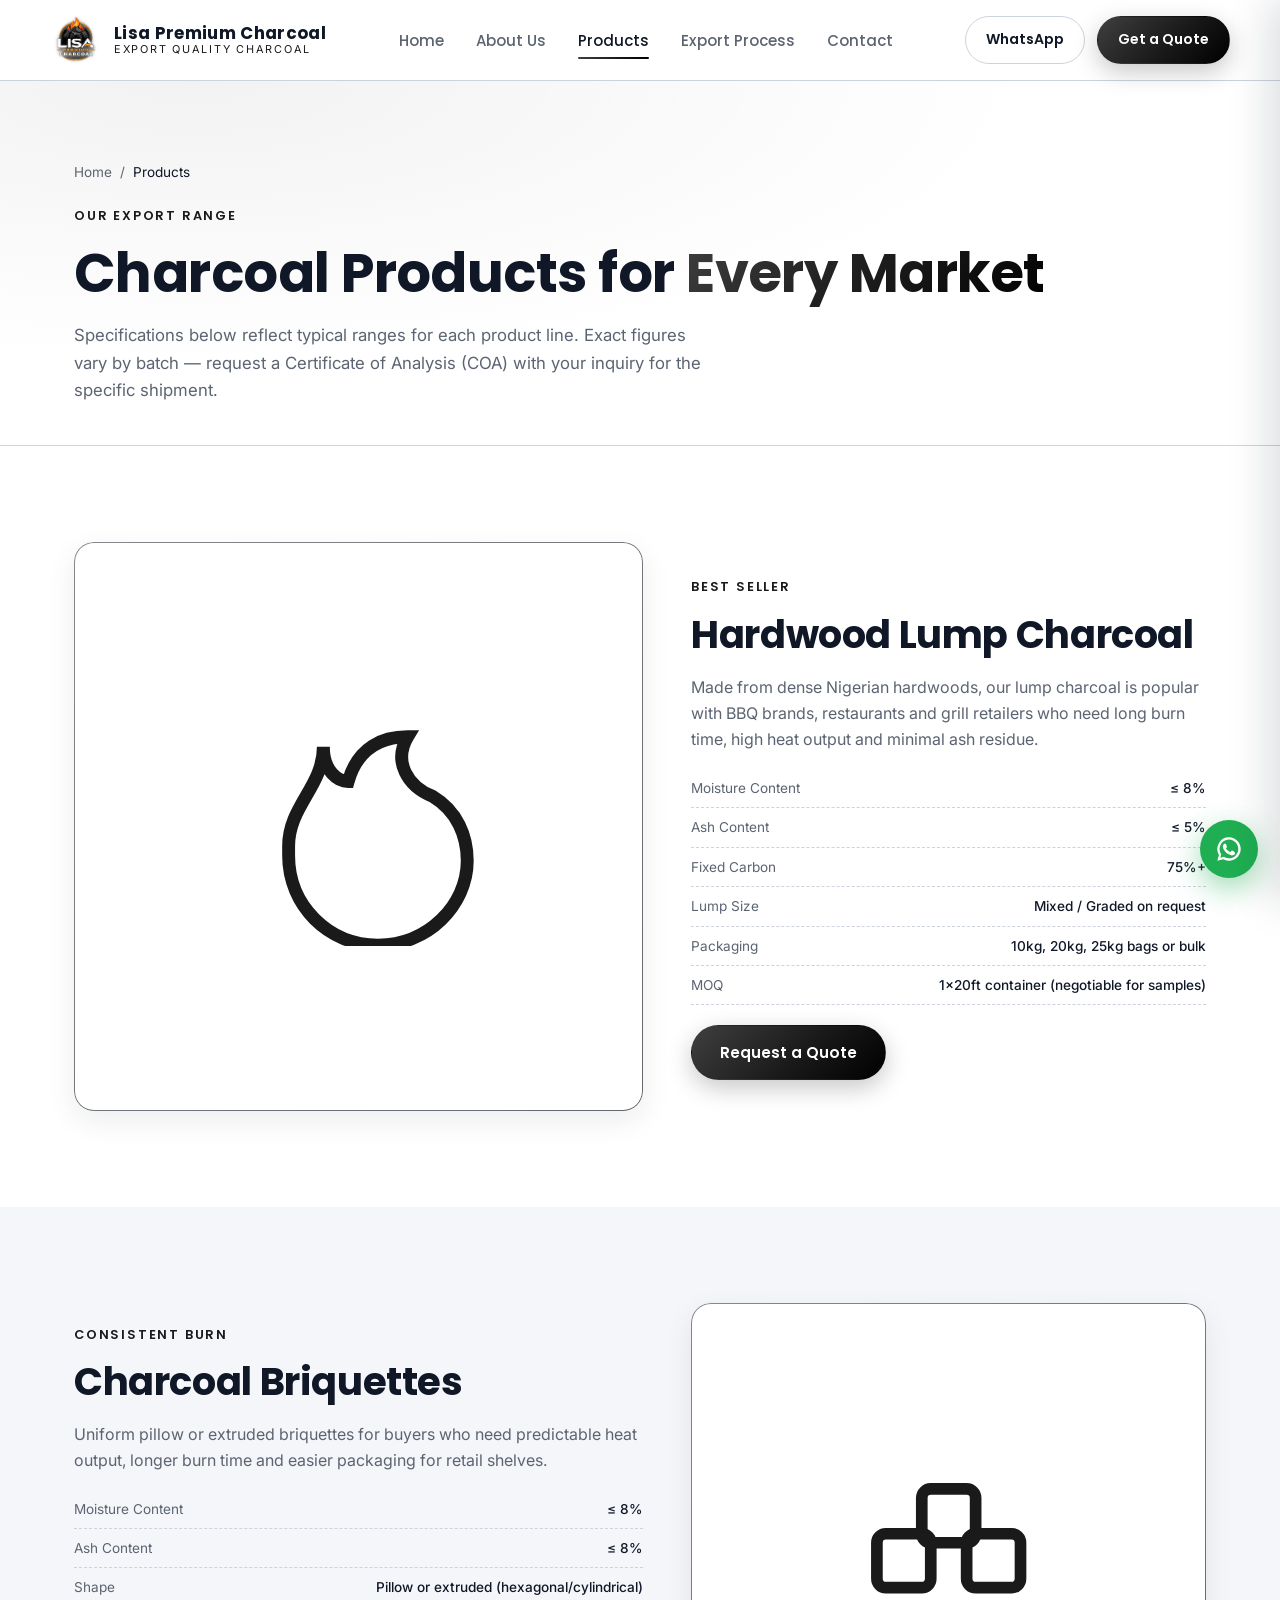
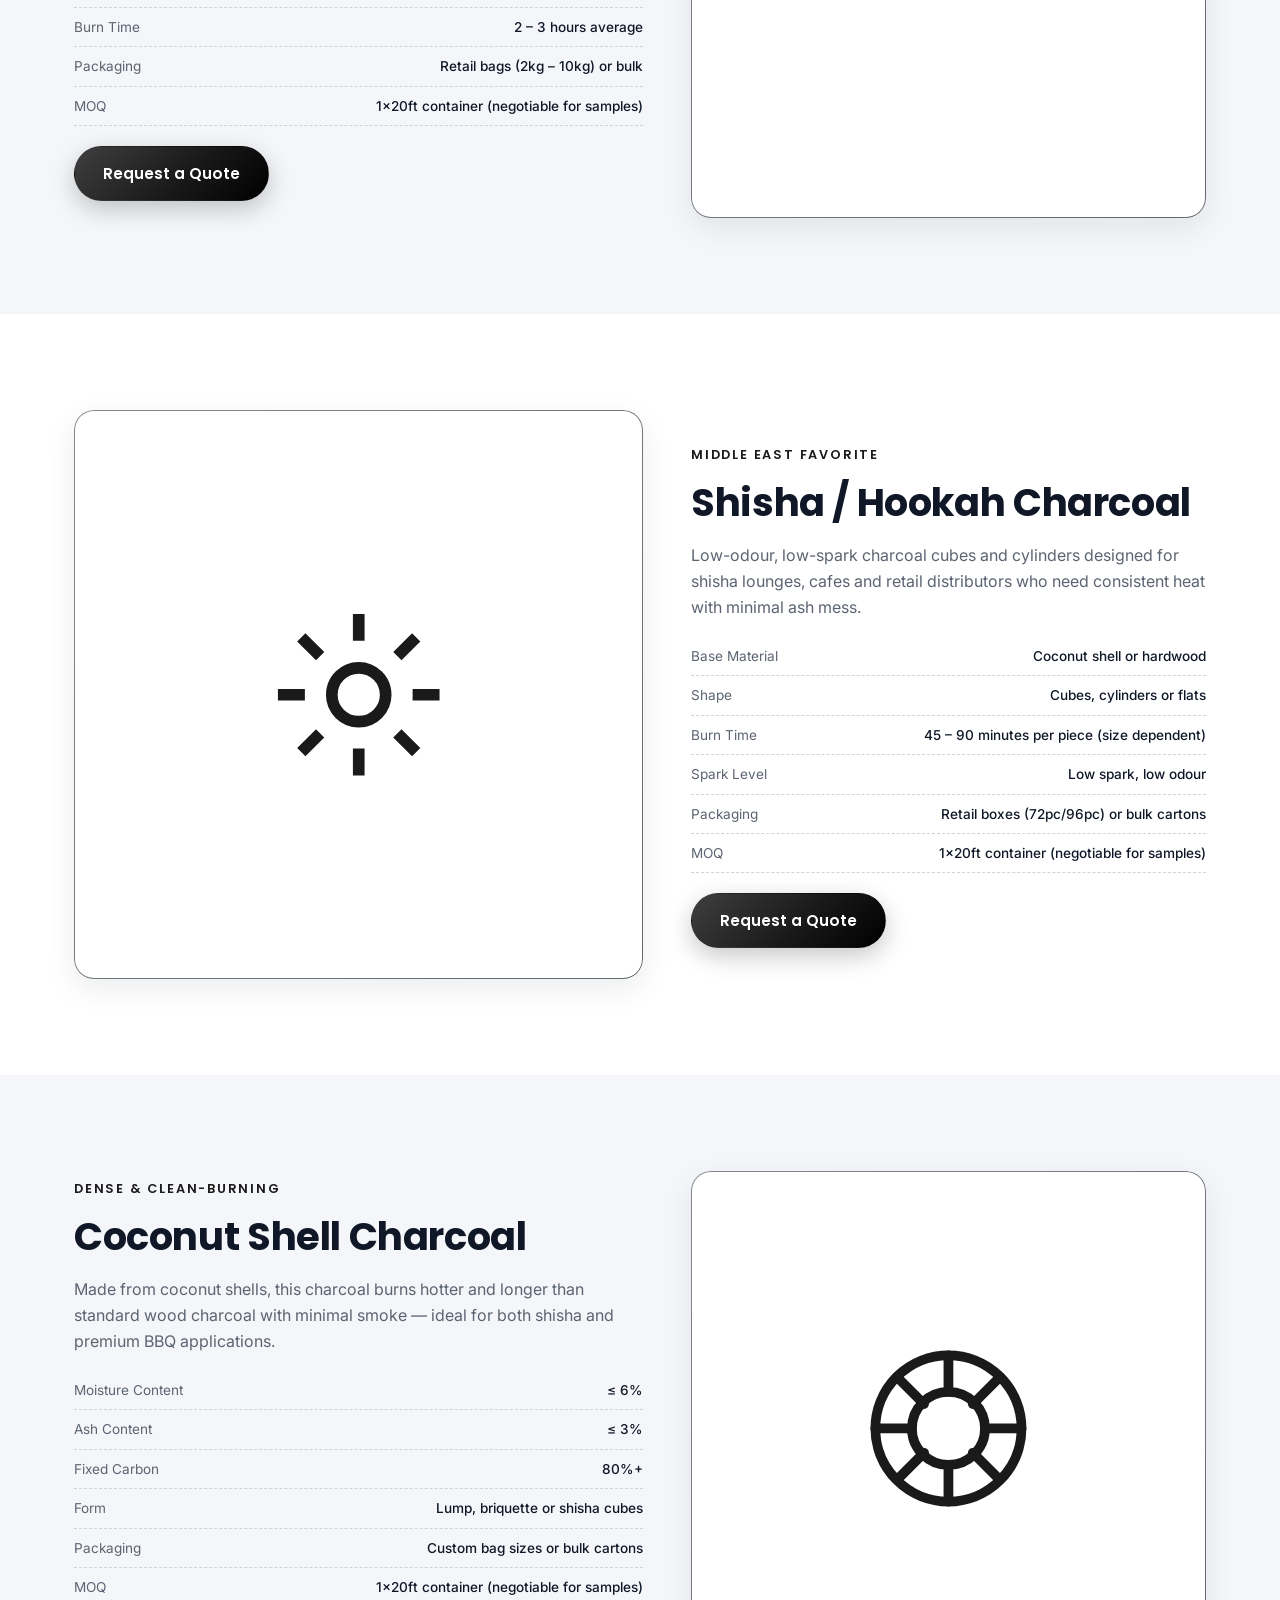
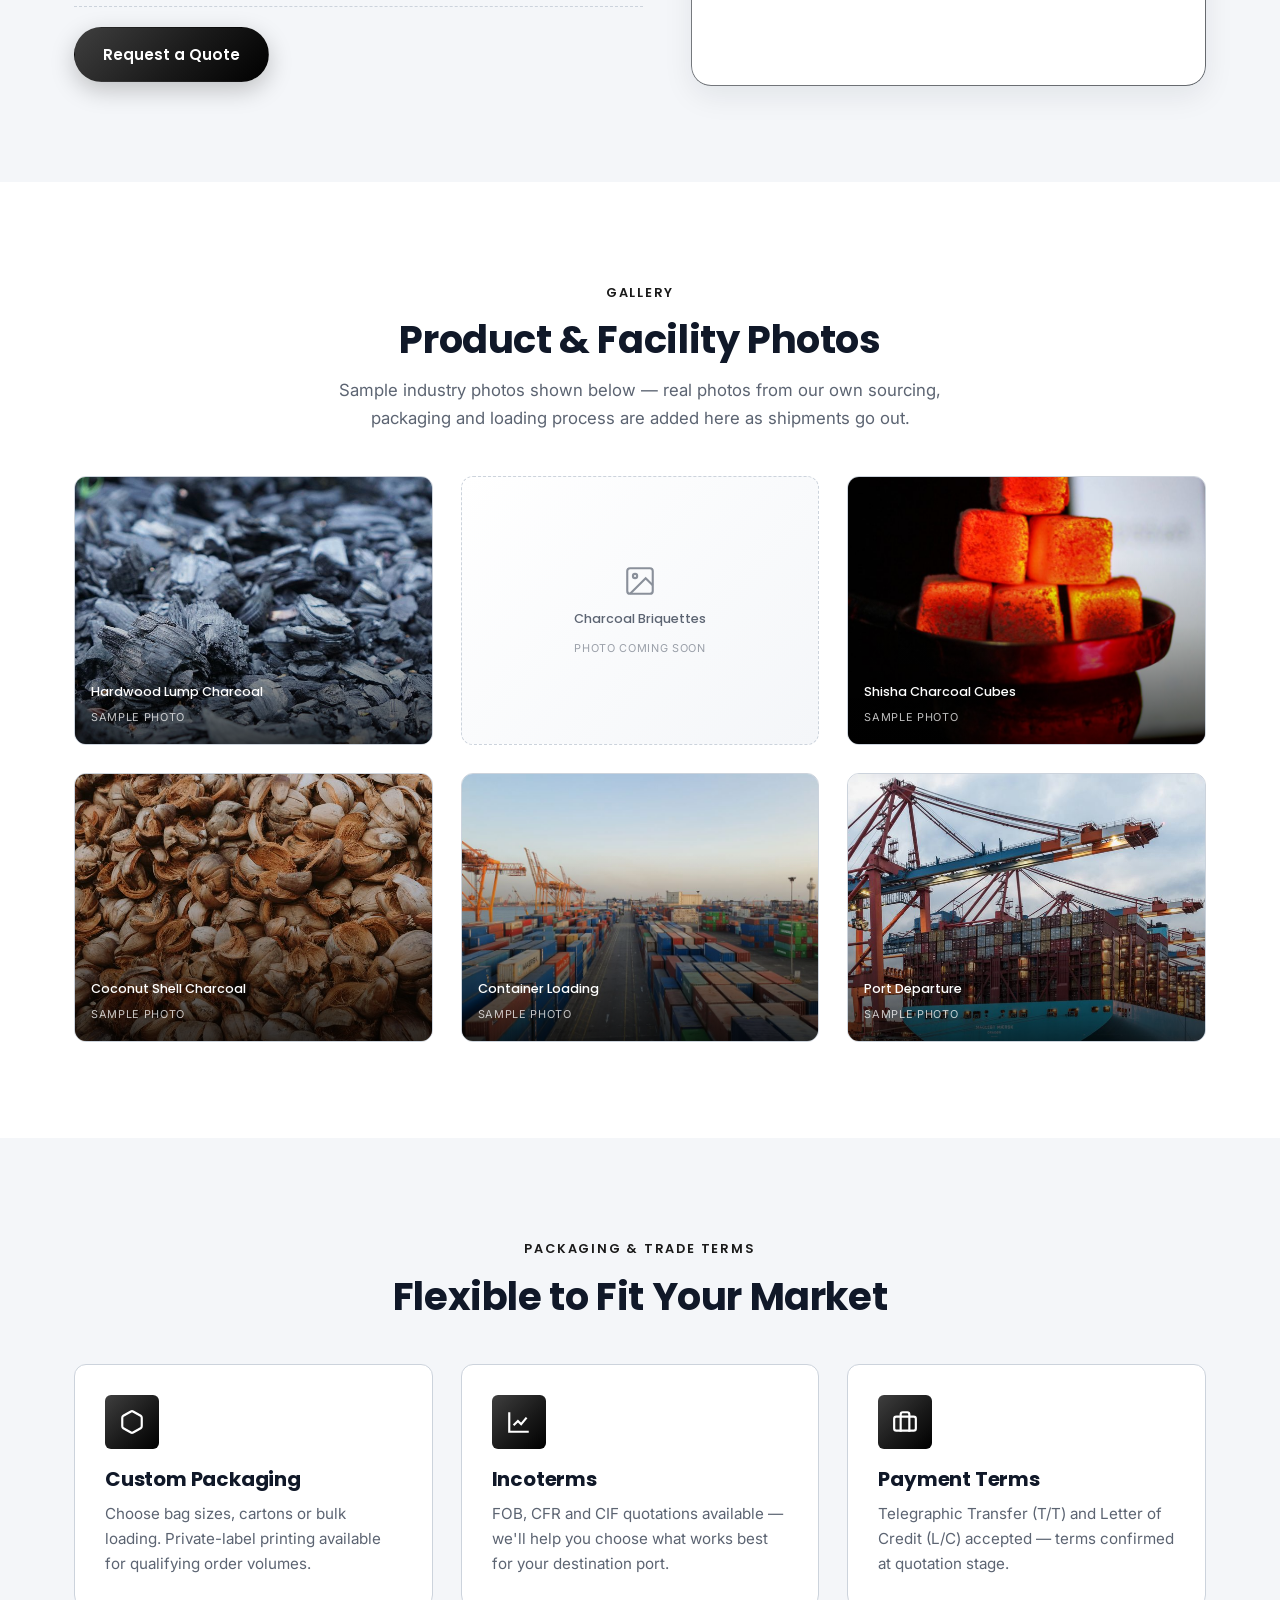
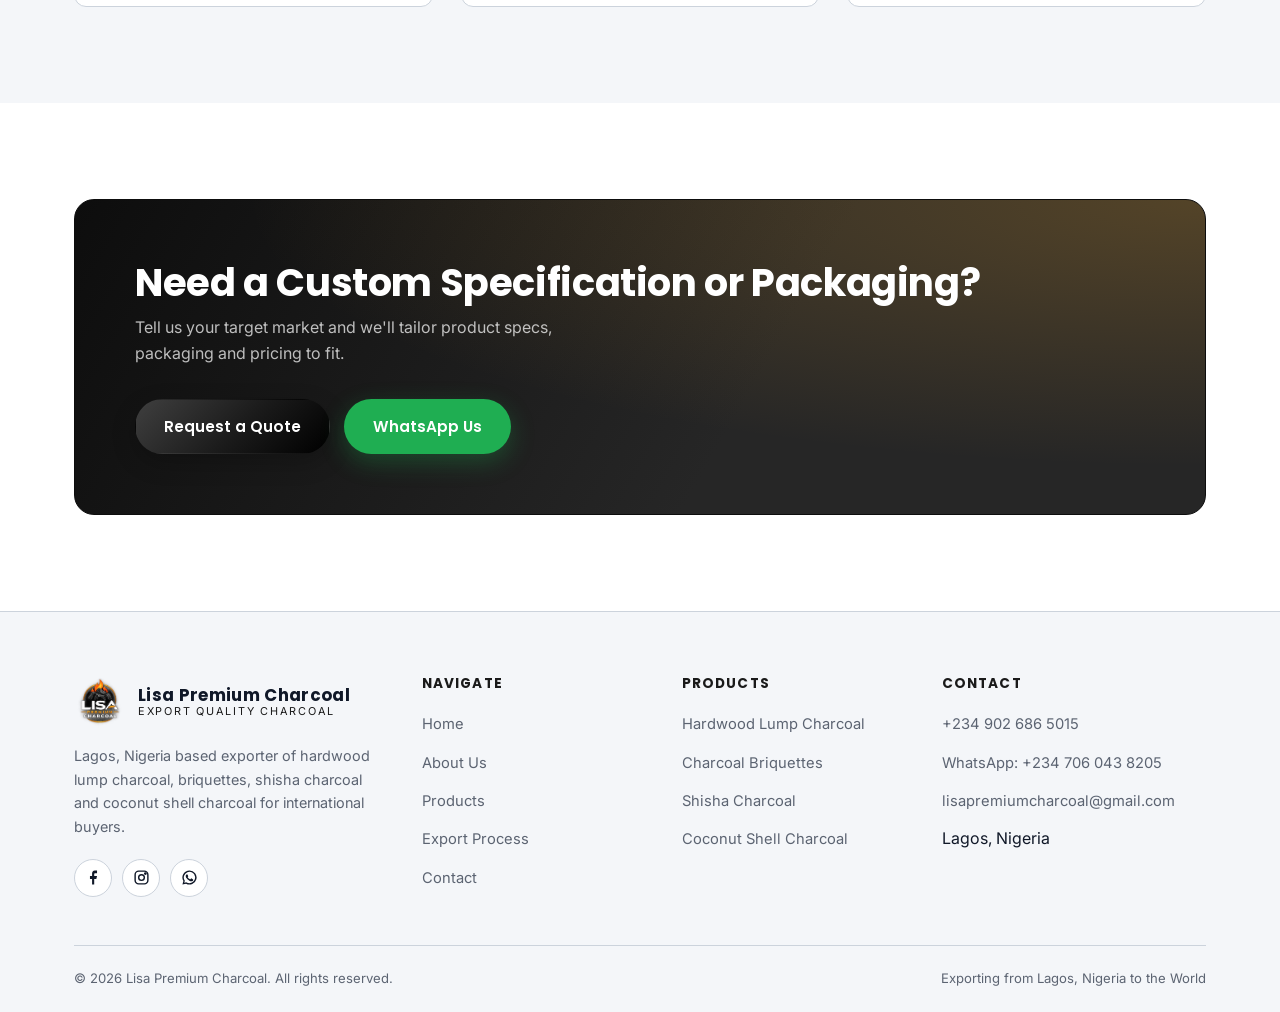
<file: products.html>
<!DOCTYPE html>
<html lang="en">
<head>
<meta charset="UTF-8">
<meta name="viewport" content="width=device-width, initial-scale=1.0">
<title>Charcoal Products | Hardwood Lump, Briquettes, Shisha &amp; Coconut Shell Charcoal Export</title>
<meta name="description" content="Explore Lisa Premium Charcoal's export product range: hardwood lump charcoal, charcoal briquettes, shisha/hookah charcoal and coconut shell charcoal. Specifications, packaging and MOQ available on request.">
<meta name="robots" content="index, follow">
<link rel="canonical" href="https://www.lisapremiumcharcoal.com/products.html">

<meta property="og:type" content="website">
<meta property="og:site_name" content="Lisa Premium Charcoal">
<meta property="og:title" content="Charcoal Products | Lisa Premium Charcoal">
<meta property="og:description" content="Hardwood lump charcoal, briquettes, shisha charcoal and coconut shell charcoal — export ready from Lagos, Nigeria.">
<meta property="og:image" content="https://www.lisapremiumcharcoal.com/assets/images/logo.png">
<meta property="og:url" content="https://www.lisapremiumcharcoal.com/products.html">

<link rel="icon" type="image/png" href="/assets/images/logo.png">
<link rel="apple-touch-icon" href="/assets/images/logo.png">
<link rel="manifest" href="/site.webmanifest">
<link rel="preconnect" href="https://fonts.googleapis.com">
<link rel="preconnect" href="https://fonts.gstatic.com" crossorigin>
<link href="https://fonts.googleapis.com/css2?family=Inter:wght@400;500;600&amp;family=Poppins:wght@500;600;700&amp;display=swap" rel="stylesheet">
<link rel="stylesheet" href="/assets/css/style.css">

<script type="application/ld+json">
{
  "@context": "https://schema.org",
  "@type": "BreadcrumbList",
  "itemListElement": [
    {"@type":"ListItem","position":1,"name":"Home","item":"https://www.lisapremiumcharcoal.com/"},
    {"@type":"ListItem","position":2,"name":"Products","item":"https://www.lisapremiumcharcoal.com/products.html"}
  ]
}
</script>
</head>
<body>

<header class="site-header">
  <div class="container header-inner">
    <a href="/index.html" class="brand">
      <img src="/assets/images/logo.png" alt="Lisa Premium Charcoal logo" width="52" height="52">
      <span class="brand-text"><strong>Lisa Premium Charcoal</strong><span>Export Quality Charcoal</span></span>
    </a>
    <nav class="main-nav" aria-label="Primary">
      <ul>
        <li><a href="/index.html">Home</a></li>
        <li><a href="/about.html">About Us</a></li>
        <li><a href="/products.html" aria-current="page">Products</a></li>
        <li><a href="/export-process.html">Export Process</a></li>
        <li><a href="/contact.html">Contact</a></li>
      </ul>
    </nav>
    <div class="header-actions">
      <a href="https://wa.me/2347060438205?text=Hello%20Lisa%20Premium%20Charcoal%2C%20I%27d%20like%20a%20quote%20for%20charcoal%20export." class="btn btn-outline" target="_blank" rel="noopener">WhatsApp</a>
      <a href="/contact.html" class="btn btn-primary">Get a Quote</a>
      <button class="nav-toggle" aria-label="Open menu">&#9776;</button>
    </div>
  </div>
</header>

<div class="mobile-nav" role="dialog" aria-modal="true">
  <div class="mobile-nav-top">
    <a href="/index.html" class="brand">
      <img src="/assets/images/logo.png" alt="Lisa Premium Charcoal logo" width="40" height="40">
      <strong>Lisa Premium Charcoal</strong>
    </a>
    <button class="mobile-nav-close" aria-label="Close menu">&times;</button>
  </div>
  <ul>
    <li><a href="/index.html">Home</a></li>
    <li><a href="/about.html">About Us</a></li>
    <li><a href="/products.html">Products</a></li>
    <li><a href="/export-process.html">Export Process</a></li>
    <li><a href="/contact.html">Contact</a></li>
  </ul>
  <div class="mobile-nav-actions">
    <a href="https://wa.me/2347060438205" class="btn btn-whatsapp btn-block" target="_blank" rel="noopener">Chat on WhatsApp</a>
    <a href="/contact.html" class="btn btn-primary btn-block">Request a Quote</a>
  </div>
</div>

<main id="main">

  <div class="page-header">
    <div class="container">
      <div class="breadcrumb"><a href="/index.html">Home</a> / <span>Products</span></div>
      <span class="eyebrow">Our Export Range</span>
      <h1>Charcoal Products for <span class="text-gradient">Every Market</span></h1>
      <p style="max-width:640px;margin-top:16px;font-size:1.05rem;">Specifications below reflect typical ranges for each product line. Exact figures vary by batch — request a Certificate of Analysis (COA) with your inquiry for the specific shipment.</p>
    </div>
  </div>

  <!-- Lump charcoal -->
  <section class="section" id="lump-charcoal">
    <div class="container hero-grid">
      <div class="hero-visual">
        <div class="hero-visual-card" style="max-width:100%;">
          <svg viewBox="0 0 24 24" fill="none" stroke="currentColor" stroke-width="1.3" style="width:42%;color:var(--color-primary)"><path d="M5 14c0-4 3.5-6 3.5-10 0 2.5 1.5 3.5 2.5 3.5 1-3.5 3.5-4.5 6-4.5-1.5 2.5 0 5 2.5 6 2.5 1.5 3.5 4 3.5 6.5 0 4.5-4 8.5-9 8.5s-9-4-9-9Z"/></svg>
        </div>
      </div>
      <div class="hero-copy">
        <span class="eyebrow">Best Seller</span>
        <h2>Hardwood Lump Charcoal</h2>
        <p style="margin:16px 0 24px;">Made from dense Nigerian hardwoods, our lump charcoal is popular with BBQ brands, restaurants and grill retailers who need long burn time, high heat output and minimal ash residue.</p>
        <ul class="spec-list">
          <li><span>Moisture Content</span><span>&le; 8%</span></li>
          <li><span>Ash Content</span><span>&le; 5%</span></li>
          <li><span>Fixed Carbon</span><span>75%+</span></li>
          <li><span>Lump Size</span><span>Mixed / Graded on request</span></li>
          <li><span>Packaging</span><span>10kg, 20kg, 25kg bags or bulk</span></li>
          <li><span>MOQ</span><span>1x20ft container (negotiable for samples)</span></li>
        </ul>
        <a href="/contact.html" class="btn btn-primary">Request a Quote</a>
      </div>
    </div>
  </section>

  <!-- Briquettes -->
  <section class="section section-alt" id="briquettes">
    <div class="container hero-grid">
      <div class="hero-copy">
        <span class="eyebrow">Consistent Burn</span>
        <h2>Charcoal Briquettes</h2>
        <p style="margin:16px 0 24px;">Uniform pillow or extruded briquettes for buyers who need predictable heat output, longer burn time and easier packaging for retail shelves.</p>
        <ul class="spec-list">
          <li><span>Moisture Content</span><span>&le; 8%</span></li>
          <li><span>Ash Content</span><span>&le; 8%</span></li>
          <li><span>Shape</span><span>Pillow or extruded (hexagonal/cylindrical)</span></li>
          <li><span>Burn Time</span><span>2 &ndash; 3 hours average</span></li>
          <li><span>Packaging</span><span>Retail bags (2kg &ndash; 10kg) or bulk</span></li>
          <li><span>MOQ</span><span>1x20ft container (negotiable for samples)</span></li>
        </ul>
        <a href="/contact.html" class="btn btn-primary">Request a Quote</a>
      </div>
      <div class="hero-visual">
        <div class="hero-visual-card" style="max-width:100%;">
          <svg viewBox="0 0 24 24" fill="none" stroke="currentColor" stroke-width="1.3" style="width:42%;color:var(--color-primary)"><rect x="4" y="9" width="6" height="6" rx="1"/><rect x="14" y="9" width="6" height="6" rx="1"/><rect x="9" y="4" width="6" height="6" rx="1"/></svg>
        </div>
      </div>
    </div>
  </section>

  <!-- Shisha -->
  <section class="section" id="shisha-charcoal">
    <div class="container hero-grid">
      <div class="hero-visual">
        <div class="hero-visual-card" style="max-width:100%;">
          <svg viewBox="0 0 24 24" fill="none" stroke="currentColor" stroke-width="1.3" style="width:38%;color:var(--color-primary)"><circle cx="12" cy="12" r="3"/><path d="M12 3v3M12 18v3M3 12h3M18 12h3M5.6 5.6l2.1 2.1M16.3 16.3l2.1 2.1M5.6 18.4l2.1-2.1M16.3 7.7l2.1-2.1"/></svg>
        </div>
      </div>
      <div class="hero-copy">
        <span class="eyebrow">Middle East Favorite</span>
        <h2>Shisha / Hookah Charcoal</h2>
        <p style="margin:16px 0 24px;">Low-odour, low-spark charcoal cubes and cylinders designed for shisha lounges, cafes and retail distributors who need consistent heat with minimal ash mess.</p>
        <ul class="spec-list">
          <li><span>Base Material</span><span>Coconut shell or hardwood</span></li>
          <li><span>Shape</span><span>Cubes, cylinders or flats</span></li>
          <li><span>Burn Time</span><span>45 &ndash; 90 minutes per piece (size dependent)</span></li>
          <li><span>Spark Level</span><span>Low spark, low odour</span></li>
          <li><span>Packaging</span><span>Retail boxes (72pc/96pc) or bulk cartons</span></li>
          <li><span>MOQ</span><span>1x20ft container (negotiable for samples)</span></li>
        </ul>
        <a href="/contact.html" class="btn btn-primary">Request a Quote</a>
      </div>
    </div>
  </section>

  <!-- Coconut -->
  <section class="section section-alt" id="coconut-charcoal">
    <div class="container hero-grid">
      <div class="hero-copy">
        <span class="eyebrow">Dense &amp; Clean-Burning</span>
        <h2>Coconut Shell Charcoal</h2>
        <p style="margin:16px 0 24px;">Made from coconut shells, this charcoal burns hotter and longer than standard wood charcoal with minimal smoke — ideal for both shisha and premium BBQ applications.</p>
        <ul class="spec-list">
          <li><span>Moisture Content</span><span>&le; 6%</span></li>
          <li><span>Ash Content</span><span>&le; 3%</span></li>
          <li><span>Fixed Carbon</span><span>80%+</span></li>
          <li><span>Form</span><span>Lump, briquette or shisha cubes</span></li>
          <li><span>Packaging</span><span>Custom bag sizes or bulk cartons</span></li>
          <li><span>MOQ</span><span>1x20ft container (negotiable for samples)</span></li>
        </ul>
        <a href="/contact.html" class="btn btn-primary">Request a Quote</a>
      </div>
      <div class="hero-visual">
        <div class="hero-visual-card" style="max-width:100%;">
          <svg viewBox="0 0 24 24" fill="none" stroke="currentColor" stroke-width="1.2" style="width:38%;color:var(--color-primary)"><circle cx="12" cy="12" r="9"/><circle cx="12" cy="12" r="4.5"/><path d="M12 3v4.5M12 16.5V21M3 12h4.5M16.5 12H21M5.8 5.8l3.2 3.2M15 15l3.2 3.2M5.8 18.2 9 15M15 9l3.2-3.2" stroke-linecap="round"/></svg>
        </div>
      </div>
    </div>
  </section>

  <!-- Gallery -->
  <section class="section">
    <div class="container">
      <div class="section-head center">
        <span class="eyebrow">Gallery</span>
        <h2>Product &amp; Facility Photos</h2>
        <p>Sample industry photos shown below — real photos from our own sourcing, packaging and loading process are added here as shipments go out.</p>
      </div>
      <div class="grid grid-3">
        <div class="gallery-tile has-photo">
          <img src="/assets/images/gallery/lump-charcoal.jpg" alt="Sample hardwood lump charcoal" loading="lazy" width="800" height="600">
          <div class="gallery-caption">
            <span>Hardwood Lump Charcoal</span>
            <small>Sample photo</small>
          </div>
        </div>
        <div class="gallery-tile">
          <svg viewBox="0 0 24 24" fill="none" stroke="currentColor" stroke-width="1.5"><rect x="3" y="3" width="18" height="18" rx="2"/><circle cx="8.5" cy="8.5" r="1.5"/><path d="M21 15l-5-5L5 21"/></svg>
          <span>Charcoal Briquettes</span>
          <small>Photo coming soon</small>
        </div>
        <div class="gallery-tile has-photo">
          <img src="/assets/images/gallery/shisha-charcoal.jpg" alt="Sample glowing shisha charcoal cubes on a hookah bowl" loading="lazy" width="800" height="600">
          <div class="gallery-caption">
            <span>Shisha Charcoal Cubes</span>
            <small>Sample photo</small>
          </div>
        </div>
        <div class="gallery-tile has-photo">
          <img src="/assets/images/gallery/coconut-shell.jpg" alt="Sample dried coconut shells, raw material for coconut shell charcoal" loading="lazy" width="800" height="600">
          <div class="gallery-caption">
            <span>Coconut Shell Charcoal</span>
            <small>Sample photo</small>
          </div>
        </div>
        <div class="gallery-tile has-photo">
          <img src="/assets/images/gallery/container-loading.jpg" alt="Sample shipping containers at a cargo port" loading="lazy" width="800" height="600">
          <div class="gallery-caption">
            <span>Container Loading</span>
            <small>Sample photo</small>
          </div>
        </div>
        <div class="gallery-tile has-photo">
          <img src="/assets/images/gallery/port-departure.jpg" alt="Sample container ship loaded at port" loading="lazy" width="800" height="600">
          <div class="gallery-caption">
            <span>Port Departure</span>
            <small>Sample photo</small>
          </div>
        </div>
      </div>
    </div>
  </section>

  <!-- Packaging & terms -->
  <section class="section section-alt">
    <div class="container">
      <div class="section-head center">
        <span class="eyebrow">Packaging &amp; Trade Terms</span>
        <h2>Flexible to Fit Your Market</h2>
      </div>
      <div class="grid grid-3">
        <div class="card">
          <div class="icon-tile"><svg viewBox="0 0 24 24" fill="none" stroke="currentColor" stroke-width="2"><path d="M21 8a2 2 0 0 0-1-1.73l-7-4a2 2 0 0 0-2 0l-7 4A2 2 0 0 0 3 8v8a2 2 0 0 0 1 1.73l7 4a2 2 0 0 0 2 0l7-4A2 2 0 0 0 21 16Z"/></svg></div>
          <h3>Custom Packaging</h3>
          <p>Choose bag sizes, cartons or bulk loading. Private-label printing available for qualifying order volumes.</p>
        </div>
        <div class="card">
          <div class="icon-tile"><svg viewBox="0 0 24 24" fill="none" stroke="currentColor" stroke-width="2"><path d="M3 3v18h18"/><path d="M7 15l4-4 3 3 5-6"/></svg></div>
          <h3>Incoterms</h3>
          <p>FOB, CFR and CIF quotations available — we'll help you choose what works best for your destination port.</p>
        </div>
        <div class="card">
          <div class="icon-tile"><svg viewBox="0 0 24 24" fill="none" stroke="currentColor" stroke-width="2"><rect x="2" y="7" width="20" height="13" rx="2"/><path d="M16 21V5a2 2 0 0 0-2-2h-4a2 2 0 0 0-2 2v16"/></svg></div>
          <h3>Payment Terms</h3>
          <p>Telegraphic Transfer (T/T) and Letter of Credit (L/C) accepted — terms confirmed at quotation stage.</p>
        </div>
      </div>
    </div>
  </section>

  <section class="section">
    <div class="container">
      <div class="cta-banner">
        <div>
          <h2>Need a Custom Specification or Packaging?</h2>
          <p>Tell us your target market and we'll tailor product specs, packaging and pricing to fit.</p>
        </div>
        <div class="cta-actions">
          <a href="/contact.html" class="btn btn-primary">Request a Quote</a>
          <a href="https://wa.me/2347060438205" class="btn btn-whatsapp" target="_blank" rel="noopener">WhatsApp Us</a>
        </div>
      </div>
    </div>
  </section>

</main>

<footer class="site-footer">
  <div class="container">
    <div class="footer-grid">
      <div class="footer-brand">
        <a href="/index.html" class="brand">
          <img src="/assets/images/logo.png" alt="Lisa Premium Charcoal logo" width="48" height="48">
          <span class="brand-text"><strong>Lisa Premium Charcoal</strong><span>Export Quality Charcoal</span></span>
        </a>
        <p>Lagos, Nigeria based exporter of hardwood lump charcoal, briquettes, shisha charcoal and coconut shell charcoal for international buyers.</p>
        <div class="footer-social">
          <a href="#" aria-label="Facebook" target="_blank" rel="noopener"><svg viewBox="0 0 24 24" fill="currentColor"><path d="M13 22v-8h3l1-4h-4V7.5C13 6.5 13.5 6 15 6h2V2h-3c-3 0-4 1.9-4 4.5V10H7v4h3v8z"/></svg></a>
          <a href="#" aria-label="Instagram" target="_blank" rel="noopener"><svg viewBox="0 0 24 24" fill="none" stroke="currentColor" stroke-width="2"><rect x="3" y="3" width="18" height="18" rx="5"/><circle cx="12" cy="12" r="4"/><circle cx="17.5" cy="6.5" r="1"/></svg></a>
          <a href="https://wa.me/2347060438205" aria-label="WhatsApp" target="_blank" rel="noopener"><svg viewBox="0 0 24 24" fill="currentColor"><path d="M12 2a10 10 0 0 0-8.6 15.1L2 22l5.1-1.3A10 10 0 1 0 12 2Zm0 18a8 8 0 0 1-4.1-1.1l-.3-.2-3 .8.8-2.9-.2-.3A8 8 0 1 1 12 20Zm4.4-5.9c-.2-.1-1.4-.7-1.6-.8-.2-.1-.4-.1-.6.1-.2.2-.6.8-.8 1-.1.1-.3.2-.5.1-.2-.1-1-.4-2-1.2-.7-.6-1.2-1.4-1.4-1.6-.1-.2 0-.4.1-.5l.4-.5c.1-.1.2-.3.2-.4.1-.1 0-.3 0-.4-.1-.1-.6-1.4-.8-1.9-.2-.5-.4-.4-.6-.4h-.5c-.2 0-.5.1-.7.3-.2.2-.9.9-.9 2.2s.9 2.5 1.1 2.7c.1.2 1.9 2.9 4.6 4 .6.3 1.1.4 1.5.5.6.2 1.2.2 1.6.1.5-.1 1.4-.6 1.6-1.1.2-.5.2-1 .1-1.1-.1-.1-.2-.2-.4-.3Z"/></svg></a>
        </div>
      </div>
      <div class="footer-col">
        <h4>Navigate</h4>
        <ul>
          <li><a href="/index.html">Home</a></li>
          <li><a href="/about.html">About Us</a></li>
          <li><a href="/products.html">Products</a></li>
          <li><a href="/export-process.html">Export Process</a></li>
          <li><a href="/contact.html">Contact</a></li>
        </ul>
      </div>
      <div class="footer-col">
        <h4>Products</h4>
        <ul>
          <li><a href="/products.html#lump-charcoal">Hardwood Lump Charcoal</a></li>
          <li><a href="/products.html#briquettes">Charcoal Briquettes</a></li>
          <li><a href="/products.html#shisha-charcoal">Shisha Charcoal</a></li>
          <li><a href="/products.html#coconut-charcoal">Coconut Shell Charcoal</a></li>
        </ul>
      </div>
      <div class="footer-col">
        <h4>Contact</h4>
        <ul>
          <li><a href="tel:+2349026865015">+234 902 686 5015</a></li>
          <li><a href="https://wa.me/2347060438205" target="_blank" rel="noopener">WhatsApp: +234 706 043 8205</a></li>
          <li><a href="mailto:lisapremiumcharcoal@gmail.com">lisapremiumcharcoal@gmail.com</a></li>
          <li><span>Lagos, Nigeria</span></li>
        </ul>
      </div>
    </div>
    <div class="footer-bottom">
      <span>&copy; <span id="year">2026</span> Lisa Premium Charcoal. All rights reserved.</span>
      <span>Exporting from Lagos, Nigeria to the World</span>
    </div>
  </div>
</footer>

<a href="https://wa.me/2347060438205?text=Hello%20Lisa%20Premium%20Charcoal%2C%20I%27d%20like%20a%20quote%20for%20charcoal%20export." class="whatsapp-float" target="_blank" rel="noopener" aria-label="Chat on WhatsApp">
  <svg viewBox="0 0 24 24" fill="currentColor"><path d="M12 2a10 10 0 0 0-8.6 15.1L2 22l5.1-1.3A10 10 0 1 0 12 2Zm0 18a8 8 0 0 1-4.1-1.1l-.3-.2-3 .8.8-2.9-.2-.3A8 8 0 1 1 12 20Zm4.4-5.9c-.2-.1-1.4-.7-1.6-.8-.2-.1-.4-.1-.6.1-.2.2-.6.8-.8 1-.1.1-.3.2-.5.1-.2-.1-1-.4-2-1.2-.7-.6-1.2-1.4-1.4-1.6-.1-.2 0-.4.1-.5l.4-.5c.1-.1.2-.3.2-.4.1-.1 0-.3 0-.4-.1-.1-.6-1.4-.8-1.9-.2-.5-.4-.4-.6-.4h-.5c-.2 0-.5.1-.7.3-.2.2-.9.9-.9 2.2s.9 2.5 1.1 2.7c.1.2 1.9 2.9 4.6 4 .6.3 1.1.4 1.5.5.6.2 1.2.2 1.6.1.5-.1 1.4-.6 1.6-1.1.2-.5.2-1 .1-1.1-.1-.1-.2-.2-.4-.3Z"/></svg>
</a>

<script src="/assets/js/main.js"></script>
</body>
</html>
</file>
<file: assets/css/style.css>
/* ==========================================================================
   Lisa Premium Charcoal — Global Stylesheet
   ========================================================================== */

:root {
  /* Colors — neutral corporate B2B palette (international trade standard) */
  --color-bg: #ffffff;
  --color-bg-alt: #f4f6f9;
  --color-surface: #ffffff;
  --color-surface-2: #eef1f5;
  --color-border: #ccd3dc;
  --color-text: #101828;
  --color-text-muted: #5c6472;
  --color-primary: #1a1a1a;
  --color-primary-dark: #000000;
  --color-gold: #dc9c2e;
  --color-navy: #0d0d0d;
  --color-navy-alt: #262626;
  --color-gradient: linear-gradient(135deg, #3f3f3f 0%, #1a1a1a 55%, #000000 100%);

  --font-heading: 'Poppins', 'Segoe UI', sans-serif;
  --font-body: 'Inter', 'Segoe UI', sans-serif;

  --radius-sm: 6px;
  --radius-md: 12px;
  --radius-lg: 20px;
  --shadow-md: 0 10px 30px rgba(16, 24, 40, 0.08);
  --container-width: 1180px;
}

* { box-sizing: border-box; margin: 0; padding: 0; }

html { scroll-behavior: smooth; }

body {
  background: var(--color-bg);
  color: var(--color-text);
  font-family: var(--font-body);
  line-height: 1.65;
  -webkit-font-smoothing: antialiased;
  overflow-x: hidden;
}

img { max-width: 100%; display: block; }

a { color: inherit; text-decoration: none; }

ul { list-style: none; }

/* ---------- Accessible focus ---------- */
a:focus-visible,
button:focus-visible,
input:focus-visible,
select:focus-visible,
textarea:focus-visible,
summary:focus-visible {
  outline: 2px solid var(--color-primary);
  outline-offset: 3px;
  border-radius: 4px;
}

h1, h2, h3, h4 {
  font-family: var(--font-heading);
  font-weight: 700;
  line-height: 1.2;
  letter-spacing: -0.01em;
}

h1 { font-size: clamp(2.2rem, 5vw, 3.4rem); }
h2 { font-size: clamp(1.7rem, 3.5vw, 2.4rem); }
h3 { font-size: 1.25rem; }

p { color: var(--color-text-muted); }

.container {
  width: 100%;
  max-width: var(--container-width);
  margin: 0 auto;
  padding: 0 24px;
}

.section {
  padding: clamp(48px, 8vw, 96px) 0;
}

.section-alt { background: var(--color-bg-alt); }

.eyebrow {
  display: inline-block;
  color: var(--color-primary);
  font-family: var(--font-heading);
  font-weight: 600;
  font-size: 0.8rem;
  letter-spacing: 0.14em;
  text-transform: uppercase;
  margin-bottom: 14px;
}

.section-head {
  max-width: 680px;
  margin: 0 0 44px;
}

.section-head.center {
  margin-left: auto;
  margin-right: auto;
  text-align: center;
}

.section-head p { margin-top: 14px; font-size: 1.05rem; }

/* ---------- Buttons ---------- */
.btn {
  display: inline-flex;
  align-items: center;
  justify-content: center;
  gap: 8px;
  padding: 14px 28px;
  border-radius: 999px;
  font-family: var(--font-heading);
  font-weight: 600;
  font-size: 0.95rem;
  border: 1px solid transparent;
  cursor: pointer;
  transition: transform 0.2s ease, box-shadow 0.2s ease, background 0.2s ease, color 0.2s ease;
  white-space: nowrap;
}

.btn-primary {
  background: var(--color-gradient);
  color: #ffffff;
  box-shadow: 0 8px 24px rgba(0, 0, 0, 0.22);
}

.btn-primary:hover { transform: translateY(-2px); box-shadow: 0 12px 30px rgba(0, 0, 0, 0.3); }
.btn-primary:active { transform: translateY(0) scale(0.97); box-shadow: 0 6px 16px rgba(0, 0, 0, 0.22); }

.btn-outline {
  background: transparent;
  border-color: var(--color-border);
  color: var(--color-text);
}

.btn-outline:hover { border-color: var(--color-primary); color: var(--color-primary); transform: translateY(-2px); }
.btn-outline:active { transform: translateY(0) scale(0.97); }

.btn-whatsapp {
  background: #1fae52;
  color: #fff;
  box-shadow: 0 8px 24px rgba(31, 174, 82, 0.3);
}

.btn-whatsapp:hover { transform: translateY(-2px); box-shadow: 0 12px 30px rgba(31, 174, 82, 0.4); }
.btn-whatsapp:active { transform: translateY(0) scale(0.97); }

.btn-block { width: 100%; }

/* ---------- Header ---------- */
.site-header {
  position: sticky;
  top: 0;
  z-index: 100;
  background: rgba(255, 255, 255, 0.85);
  backdrop-filter: blur(10px);
  border-bottom: 1px solid var(--color-border);
}

.header-inner {
  display: flex;
  align-items: center;
  justify-content: space-between;
  gap: 12px;
  padding: 14px 0;
}

.brand {
  display: flex;
  align-items: center;
  gap: 12px;
  min-width: 0;
  flex-shrink: 1;
}

.brand img {
  height: 52px;
  width: 52px;
  object-fit: contain;
  flex-shrink: 0;
}

.brand-text {
  display: flex;
  flex-direction: column;
  line-height: 1.15;
  min-width: 0;
}

.brand-text strong {
  font-family: var(--font-heading);
  font-size: 1.05rem;
  letter-spacing: 0.02em;
  white-space: nowrap;
  overflow: hidden;
  text-overflow: ellipsis;
}

.brand-text span {
  font-size: 0.68rem;
  color: var(--color-primary);
  letter-spacing: 0.16em;
  text-transform: uppercase;
  white-space: nowrap;
  overflow: hidden;
  text-overflow: ellipsis;
}

.main-nav ul {
  display: flex;
  align-items: center;
  gap: 32px;
}

.main-nav a {
  font-family: var(--font-heading);
  font-weight: 500;
  font-size: 0.94rem;
  color: var(--color-text-muted);
  transition: color 0.2s ease;
  position: relative;
}

.main-nav a:hover,
.main-nav a[aria-current="page"] { color: var(--color-text); }

.main-nav a[aria-current="page"]::after {
  content: "";
  position: absolute;
  left: 0; right: 0; bottom: -8px;
  height: 2px;
  background: var(--color-gradient);
  border-radius: 2px;
}

.header-actions { display: flex; align-items: center; gap: 12px; }

.header-actions .btn { padding: 11px 20px; font-size: 0.88rem; }

.nav-toggle {
  display: none;
  background: transparent;
  border: 1px solid var(--color-border);
  border-radius: var(--radius-sm);
  width: 44px;
  height: 44px;
  color: var(--color-text);
  font-size: 1.3rem;
  cursor: pointer;
}

/* ---------- Hero ---------- */
.hero {
  position: relative;
  padding: clamp(64px, 12vw, 120px) 0 clamp(56px, 10vw, 90px);
  background:
    radial-gradient(ellipse at 20% 0%, rgba(0, 0, 0, 0.06), transparent 55%),
    radial-gradient(ellipse at 90% 20%, rgba(0, 0, 0, 0.04), transparent 45%),
    var(--color-bg);
  overflow: hidden;
}

.hero::after {
  content: "";
  position: absolute;
  inset: auto -10% -30% auto;
  width: 60%;
  height: 60%;
  background: radial-gradient(circle, rgba(0, 0, 0, 0.04), transparent 70%);
  pointer-events: none;
}

.hero-grid {
  display: grid;
  grid-template-columns: 1.05fr 0.95fr;
  gap: 48px;
  align-items: center;
  position: relative;
  z-index: 1;
}

.hero-copy p.lead { font-size: 1.1rem; margin: 20px 0 32px; max-width: 540px; }

.hero-actions { display: flex; flex-wrap: wrap; gap: 14px; margin-bottom: 36px; }

.hero-badges {
  display: flex;
  flex-wrap: wrap;
  gap: 10px;
}

.badge {
  display: inline-flex;
  align-items: center;
  gap: 8px;
  padding: 8px 14px;
  background: var(--color-surface);
  border: 1px solid var(--color-border);
  border-radius: 999px;
  font-size: 0.82rem;
  color: var(--color-text-muted);
}

.badge::before {
  content: "";
  width: 7px; height: 7px;
  border-radius: 50%;
  background: var(--color-primary);
}

.hero-visual {
  position: relative;
  display: flex;
  align-items: center;
  justify-content: center;
}

.hero-visual-card {
  position: relative;
  width: 100%;
  max-width: 420px;
  aspect-ratio: 1 / 1;
  border-radius: var(--radius-lg);
  background: var(--color-surface);
  border: 1px solid var(--color-border);
  display: flex;
  align-items: center;
  justify-content: center;
  box-shadow: var(--shadow-md);
}

.hero-visual-card img {
  width: 78%;
  filter: drop-shadow(0 20px 40px rgba(16, 24, 40, 0.18));
}

.hero-visual-card::before {
  content: "";
  position: absolute;
  inset: -1px;
  border-radius: inherit;
  padding: 1px;
  background: var(--color-gradient);
  -webkit-mask: linear-gradient(#fff 0 0) content-box, linear-gradient(#fff 0 0);
  -webkit-mask-composite: xor;
  mask-composite: exclude;
  opacity: 0.5;
}

/* ---------- Trust strip ---------- */
.trust-strip {
  border-top: 1px solid var(--color-border);
  border-bottom: 1px solid var(--color-border);
  background: var(--color-bg-alt);
}

.trust-strip .container {
  display: flex;
  flex-wrap: wrap;
  gap: 20px 40px;
  justify-content: center;
  align-items: center;
  padding-top: 22px;
  padding-bottom: 22px;
}

.trust-item {
  display: flex;
  align-items: center;
  gap: 10px;
  font-family: var(--font-heading);
  font-size: 0.88rem;
  color: var(--color-text-muted);
  font-weight: 500;
}

.trust-item svg { width: 20px; height: 20px; color: var(--color-primary); flex-shrink: 0; }

/* ---------- Stats bar ---------- */
.stats-bar {
  display: grid;
  grid-template-columns: repeat(4, 1fr);
  gap: 24px;
}

.stat-item { text-align: center; }

.stat-number {
  font-family: var(--font-heading);
  font-weight: 700;
  font-size: clamp(2rem, 4vw, 2.8rem);
  background: var(--color-gradient);
  -webkit-background-clip: text;
  background-clip: text;
  color: transparent;
  display: block;
  line-height: 1;
  margin-bottom: 10px;
}

.stat-label {
  font-family: var(--font-heading);
  font-size: 0.82rem;
  color: var(--color-text-muted);
  text-transform: uppercase;
  letter-spacing: 0.06em;
}

/* ---------- Cards / grids ---------- */
.grid {
  display: grid;
  gap: 28px;
}

.grid-2 { grid-template-columns: repeat(2, 1fr); }
.grid-3 { grid-template-columns: repeat(3, 1fr); }
.grid-4 { grid-template-columns: repeat(4, 1fr); }

.card {
  background: var(--color-surface);
  border: 1px solid var(--color-border);
  border-radius: var(--radius-md);
  padding: 30px;
  transition: transform 0.25s ease, border-color 0.25s ease, box-shadow 0.25s ease;
}

.card:hover {
  transform: translateY(-4px);
  border-color: rgba(0, 0, 0, 0.3);
  box-shadow: var(--shadow-md);
}

.icon-tile {
  width: 54px;
  height: 54px;
  border-radius: var(--radius-sm);
  background: var(--color-gradient);
  display: flex;
  align-items: center;
  justify-content: center;
  margin-bottom: 18px;
  flex-shrink: 0;
  transition: transform 0.35s cubic-bezier(0.34, 1.56, 0.64, 1);
}

.icon-tile svg { width: 26px; height: 26px; color: #ffffff; }

.card:hover .icon-tile { transform: scale(1.08) rotate(-4deg); }

.card h3 { margin-bottom: 10px; }

.card p { font-size: 0.95rem; }

.card .card-link {
  display: inline-flex;
  align-items: center;
  gap: 6px;
  margin-top: 16px;
  font-family: var(--font-heading);
  font-weight: 600;
  font-size: 0.88rem;
  color: var(--color-primary);
}

/* Product card */
.product-card {
  display: flex;
  flex-direction: column;
  background: var(--color-surface);
  border: 1px solid var(--color-border);
  border-radius: var(--radius-md);
  overflow: hidden;
  transition: transform 0.25s ease, box-shadow 0.25s ease;
}

.product-card:hover { transform: translateY(-4px); box-shadow: var(--shadow-md); }

.product-media {
  aspect-ratio: 16/11;
  background: var(--color-bg-alt);
  display: flex;
  align-items: center;
  justify-content: center;
  position: relative;
  border-bottom: 1px solid var(--color-border);
}

.product-media svg { width: 64px; height: 64px; color: var(--color-primary); opacity: 0.9; }

.product-tag {
  position: absolute;
  top: 14px; left: 14px;
  background: rgba(11,11,11,0.75);
  border: 1px solid var(--color-border);
  color: var(--color-gold);
  font-size: 0.72rem;
  font-family: var(--font-heading);
  letter-spacing: 0.08em;
  text-transform: uppercase;
  padding: 5px 10px;
  border-radius: 999px;
}

.product-body { padding: 24px; display: flex; flex-direction: column; flex: 1; }

.product-body p { font-size: 0.93rem; margin-bottom: 16px; }

.spec-list { margin: 0 0 20px; display: grid; gap: 8px; }

.spec-list li {
  display: flex;
  justify-content: space-between;
  gap: 12px;
  font-size: 0.85rem;
  padding-bottom: 8px;
  border-bottom: 1px dashed var(--color-border);
  color: var(--color-text-muted);
}

.spec-list li span:last-child { color: var(--color-text); font-weight: 500; text-align: right; }

.product-body .btn { margin-top: auto; }

/* ---------- Gallery ---------- */
.gallery-tile {
  position: relative;
  aspect-ratio: 4 / 3;
  border-radius: var(--radius-md);
  overflow: hidden;
  border: 1px dashed var(--color-border);
  background: linear-gradient(135deg, var(--color-surface) 0%, var(--color-bg-alt) 100%);
  display: flex;
  align-items: center;
  justify-content: center;
  flex-direction: column;
  gap: 10px;
  padding: 20px;
  text-align: center;
  transition: border-color 0.3s ease, transform 0.3s ease;
}

.gallery-tile:hover { border-color: var(--color-primary); transform: translateY(-4px); }

.gallery-tile svg { width: 34px; height: 34px; color: var(--color-text-muted); opacity: 0.7; transition: opacity 0.3s ease, color 0.3s ease; }

.gallery-tile:hover svg { color: var(--color-primary); opacity: 1; }

.gallery-tile span {
  font-size: 0.8rem;
  color: var(--color-text-muted);
  font-family: var(--font-heading);
  font-weight: 500;
}

.gallery-tile small {
  font-size: 0.68rem;
  color: var(--color-text-muted);
  opacity: 0.6;
  text-transform: uppercase;
  letter-spacing: 0.06em;
}

.gallery-tile.has-photo {
  padding: 0;
  border-style: solid;
  align-items: stretch;
  justify-content: flex-end;
}

.gallery-tile.has-photo img {
  position: absolute;
  inset: 0;
  width: 100%;
  height: 100%;
  object-fit: cover;
  transition: transform 0.4s ease;
}

.gallery-tile.has-photo:hover img { transform: scale(1.05); }

.gallery-tile.has-photo::after {
  content: "";
  position: absolute;
  inset: 0;
  background: linear-gradient(to top, rgba(0, 0, 0, 0.72) 0%, rgba(0, 0, 0, 0.15) 45%, transparent 70%);
}

.gallery-tile.has-photo .gallery-caption {
  position: relative;
  z-index: 1;
  width: 100%;
  padding: 16px;
  text-align: left;
}

.gallery-tile.has-photo .gallery-caption span { color: #ffffff; display: block; }
.gallery-tile.has-photo .gallery-caption small { color: rgba(255, 255, 255, 0.75); opacity: 1; }

/* ---------- Steps ---------- */
.steps {
  display: grid;
  grid-template-columns: repeat(auto-fit, minmax(220px, 1fr));
  gap: 24px;
  counter-reset: step;
}

/* 5-item step grid (homepage) — explicit columns avoid an orphaned last card */
.steps-5 { grid-template-columns: 1fr; }
@media (min-width: 640px) { .steps-5 { grid-template-columns: repeat(2, 1fr); } }
@media (min-width: 1180px) { .steps-5 { grid-template-columns: repeat(5, 1fr); } }

.step {
  position: relative;
  background: var(--color-surface);
  border: 1px solid var(--color-border);
  border-radius: var(--radius-md);
  padding: 28px 24px;
}

.step-number {
  font-family: var(--font-heading);
  font-weight: 700;
  font-size: 1.05rem;
  width: 44px;
  height: 44px;
  border-radius: 50%;
  background: var(--color-gradient);
  color: #ffffff;
  display: flex;
  align-items: center;
  justify-content: center;
  margin-bottom: 16px;
  box-shadow: 0 6px 18px rgba(0, 0, 0, 0.25);
}

.step h3 { margin-bottom: 8px; font-size: 1.05rem; }
.step p { font-size: 0.9rem; }

/* ---------- Map / regions ---------- */
.region-list {
  display: grid;
  grid-template-columns: repeat(auto-fit, minmax(200px, 1fr));
  gap: 18px;
}

.region-item {
  background: var(--color-surface);
  border: 1px solid var(--color-border);
  border-radius: var(--radius-md);
  padding: 22px;
  display: flex;
  align-items: flex-start;
  gap: 14px;
}

.region-item svg { width: 26px; height: 26px; color: var(--color-primary); flex-shrink: 0; margin-top: 2px; }
.region-item h3 { font-size: 1rem; margin-bottom: 4px; }
.region-item p { font-size: 0.85rem; }

/* ---------- CTA banner ---------- */
.cta-banner {
  background: linear-gradient(120deg, var(--color-navy), var(--color-navy-alt) 60%);
  border: 1px solid var(--color-navy);
  border-radius: var(--radius-lg);
  padding: clamp(36px, 6vw, 60px);
  display: flex;
  align-items: center;
  justify-content: space-between;
  gap: 32px;
  flex-wrap: wrap;
  position: relative;
  overflow: hidden;
}

.cta-banner::before {
  content: "";
  position: absolute;
  inset: 0;
  background: radial-gradient(ellipse at 100% 0%, rgba(220, 156, 46, 0.25), transparent 60%);
}

.cta-banner > * { position: relative; z-index: 1; }

.cta-banner h2 { margin-bottom: 8px; color: #ffffff; }
.cta-banner p { max-width: 460px; color: rgba(255, 255, 255, 0.72); }
.cta-actions { display: flex; gap: 14px; flex-wrap: wrap; }
.cta-banner .btn-outline { border-color: rgba(255, 255, 255, 0.3); color: #ffffff; }
.cta-banner .btn-outline:hover { border-color: #ffffff; color: #ffffff; }

/* ---------- FAQ ---------- */
.faq-list { display: grid; gap: 14px; max-width: 800px; }

.faq-item {
  background: var(--color-surface);
  border: 1px solid var(--color-border);
  border-radius: var(--radius-md);
  overflow: hidden;
}

.faq-question {
  width: 100%;
  text-align: left;
  background: none;
  border: none;
  color: var(--color-text);
  font-family: var(--font-heading);
  font-weight: 600;
  font-size: 1rem;
  padding: 20px 24px;
  display: flex;
  align-items: center;
  justify-content: space-between;
  gap: 16px;
  cursor: pointer;
}

.faq-question svg { width: 18px; height: 18px; color: var(--color-primary); flex-shrink: 0; transition: transform 0.25s ease; }

.faq-item[open] .faq-question svg { transform: rotate(45deg); }

.faq-answer { padding: 0 24px 20px; font-size: 0.92rem; color: var(--color-text-muted); }

/* ---------- Timeline (About) ---------- */
.value-grid { display: grid; grid-template-columns: repeat(auto-fit, minmax(240px, 1fr)); gap: 24px; }

/* ---------- Forms ---------- */
.form-grid { display: grid; gap: 18px; }

.form-row-2 { display: grid; grid-template-columns: 1fr 1fr; gap: 18px; }

.field label {
  display: block;
  font-family: var(--font-heading);
  font-size: 0.86rem;
  font-weight: 600;
  margin-bottom: 8px;
  color: var(--color-text);
}

.field input,
.field select,
.field textarea {
  width: 100%;
  background: var(--color-bg-alt);
  border: 1px solid var(--color-border);
  border-radius: var(--radius-sm);
  padding: 13px 14px;
  color: var(--color-text);
  font-family: var(--font-body);
  font-size: 0.95rem;
  transition: border-color 0.2s ease;
}

.field input:focus,
.field select:focus,
.field textarea:focus {
  outline: none;
  border-color: var(--color-primary);
}

.field input:user-invalid,
.field textarea:user-invalid {
  border-color: #e0483f;
}

.field textarea { resize: vertical; min-height: 130px; }

.form-note { font-size: 0.8rem; color: var(--color-text-muted); margin-top: 4px; }

/* ---------- Contact page layout ---------- */
.contact-grid {
  display: grid;
  grid-template-columns: 0.9fr 1.1fr;
  gap: 40px;
  align-items: start;
}

.contact-info-card {
  background: var(--color-surface);
  border: 1px solid var(--color-border);
  border-radius: var(--radius-md);
  padding: 30px;
}

.contact-line {
  display: flex;
  align-items: flex-start;
  gap: 14px;
  padding: 16px 0;
  border-bottom: 1px solid var(--color-border);
}

.contact-line:last-child { border-bottom: none; }

.contact-line svg { width: 22px; height: 22px; color: var(--color-primary); margin-top: 2px; flex-shrink: 0; }

.contact-line strong { display: block; font-family: var(--font-heading); font-size: 0.85rem; text-transform: uppercase; letter-spacing: 0.06em; color: var(--color-primary); margin-bottom: 4px; }

.contact-line a, .contact-line span { color: var(--color-text); font-size: 0.98rem; }

.map-embed {
  border-radius: var(--radius-md);
  overflow: hidden;
  border: 1px solid var(--color-border);
  margin-top: 24px;
}

.map-embed iframe { width: 100%; height: 260px; border: 0; display: block; filter: grayscale(0.2); }

/* ---------- Breadcrumb / page header ---------- */
.page-header {
  padding: clamp(48px, 8vw, 80px) 0 40px;
  background:
    radial-gradient(ellipse at 15% 0%, rgba(0, 0, 0, 0.05), transparent 55%),
    var(--color-bg);
  border-bottom: 1px solid var(--color-border);
}

.breadcrumb {
  display: flex;
  gap: 8px;
  align-items: center;
  font-size: 0.85rem;
  color: var(--color-text-muted);
  margin-bottom: 18px;
}

.breadcrumb a { color: var(--color-text-muted); }
.breadcrumb a:hover { color: var(--color-primary); }
.breadcrumb span { color: var(--color-text); }

/* ---------- Footer ---------- */
.site-footer {
  background: var(--color-bg-alt);
  border-top: 1px solid var(--color-border);
  padding: 64px 0 0;
}

.footer-grid {
  display: grid;
  grid-template-columns: 1.4fr 1fr 1fr 1.2fr;
  gap: 40px;
  padding-bottom: 48px;
}

.footer-brand .brand { margin-bottom: 16px; }

.footer-brand p { font-size: 0.9rem; max-width: 320px; }

.footer-social { display: flex; gap: 10px; margin-top: 20px; }

.footer-social a {
  width: 38px; height: 38px;
  border-radius: 50%;
  background: var(--color-surface);
  border: 1px solid var(--color-border);
  display: flex; align-items: center; justify-content: center;
  transition: background 0.2s ease, border-color 0.2s ease;
}

.footer-social a:hover { background: var(--color-primary); border-color: var(--color-primary); }
.footer-social svg { width: 17px; height: 17px; }

.footer-col h4 {
  font-size: 0.85rem;
  text-transform: uppercase;
  letter-spacing: 0.08em;
  color: var(--color-primary);
  margin-bottom: 18px;
}

.footer-col ul { display: grid; gap: 12px; }
.footer-col a { font-size: 0.92rem; color: var(--color-text-muted); }
.footer-col a:hover { color: var(--color-text); }

.footer-bottom {
  border-top: 1px solid var(--color-border);
  padding: 22px 0;
  display: flex;
  justify-content: space-between;
  align-items: center;
  flex-wrap: wrap;
  gap: 12px;
  font-size: 0.82rem;
  color: var(--color-text-muted);
}

/* ---------- Floating WhatsApp ---------- */
.whatsapp-float {
  position: fixed;
  bottom: 22px;
  right: 22px;
  z-index: 200;
  width: 58px;
  height: 58px;
  border-radius: 50%;
  background: #1fae52;
  display: flex;
  align-items: center;
  justify-content: center;
  box-shadow: 0 10px 30px rgba(31, 174, 82, 0.45);
  transition: transform 0.2s ease;
}

.whatsapp-float:hover { transform: scale(1.08); }
.whatsapp-float svg { width: 28px; height: 28px; color: #fff; }

/* ---------- Motion / scroll reveal ---------- */
@media (prefers-reduced-motion: no-preference) {
  .reveal {
    opacity: 0;
    transform: translateY(28px);
    transition: opacity 0.7s cubic-bezier(0.16, 1, 0.3, 1), transform 0.7s cubic-bezier(0.16, 1, 0.3, 1);
  }

  .reveal.is-visible { opacity: 1; transform: translateY(0); }

  .reveal-stagger > * {
    opacity: 0;
    transform: translateY(24px);
    transition: opacity 0.6s cubic-bezier(0.16, 1, 0.3, 1), transform 0.6s cubic-bezier(0.16, 1, 0.3, 1);
  }

  .reveal-stagger.is-visible > * { opacity: 1; transform: translateY(0); }
}

/* ---------- Back to top ---------- */
.back-to-top {
  position: fixed;
  bottom: 92px;
  right: 22px;
  z-index: 199;
  width: 46px;
  height: 46px;
  border-radius: 50%;
  background: var(--color-surface);
  border: 1px solid var(--color-border);
  color: var(--color-text);
  display: flex;
  align-items: center;
  justify-content: center;
  cursor: pointer;
  opacity: 0;
  visibility: hidden;
  transform: translateY(12px);
  box-shadow: var(--shadow-md);
  transition: opacity 0.3s ease, transform 0.3s ease, visibility 0.3s, background 0.2s ease, border-color 0.2s ease;
}

.back-to-top.is-visible { opacity: 1; visibility: visible; transform: translateY(0); }
.back-to-top:hover { background: var(--color-primary); border-color: var(--color-primary); color: #ffffff; }
.back-to-top svg { width: 20px; height: 20px; }

/* ---------- Toast ---------- */
.toast {
  position: fixed;
  bottom: 22px;
  left: 50%;
  transform: translateX(-50%) translateY(20px);
  background: var(--color-surface);
  border: 1px solid var(--color-border);
  color: var(--color-text);
  padding: 14px 22px;
  border-radius: 999px;
  font-family: var(--font-heading);
  font-size: 0.86rem;
  font-weight: 500;
  box-shadow: var(--shadow-md);
  z-index: 400;
  opacity: 0;
  visibility: hidden;
  transition: opacity 0.3s ease, transform 0.3s ease, visibility 0.3s;
  display: flex;
  align-items: center;
  gap: 10px;
  max-width: calc(100vw - 32px);
  text-align: center;
}

.toast.is-visible { opacity: 1; visibility: visible; transform: translateX(-50%) translateY(0); }
.toast svg { width: 18px; height: 18px; color: var(--color-primary); flex-shrink: 0; }

/* ---------- Utilities ---------- */
.text-center { text-align: center; }
.mt-40 { margin-top: 40px; }

.text-gradient {
  background: var(--color-gradient);
  -webkit-background-clip: text;
  background-clip: text;
  color: transparent;
}

.section-accent-line {
  display: block;
  width: 56px;
  height: 3px;
  border-radius: 3px;
  background: var(--color-gradient);
  margin-bottom: 16px;
}

.visually-hidden {
  position: absolute;
  left: -9999px;
  top: auto;
  width: 1px;
  height: 1px;
  overflow: hidden;
}

.visually-hidden:focus {
  position: fixed;
  left: 16px;
  top: 16px;
  width: auto;
  height: auto;
  z-index: 999;
  background: var(--color-primary);
  color: #ffffff;
  padding: 12px 18px;
  border-radius: var(--radius-sm);
  font-family: var(--font-heading);
  font-weight: 600;
}

/* ---------- Responsive ---------- */
@media (max-width: 1180px) {
  .main-nav { display: none; }
  .nav-toggle { display: flex; align-items: center; justify-content: center; }
  .header-actions .btn-outline { display: none; }

  .hero-grid { grid-template-columns: 1fr; }
  .hero-visual { order: -1; }
  .hero-visual-card { max-width: 280px; }

  .grid-4 { grid-template-columns: repeat(2, 1fr); }
  .grid-3 { grid-template-columns: repeat(2, 1fr); }
  .grid-2 { grid-template-columns: 1fr; }

  .footer-grid { grid-template-columns: 1fr 1fr; }
  .contact-grid { grid-template-columns: 1fr; }
  .form-row-2 { grid-template-columns: 1fr; }
  .stats-bar { grid-template-columns: repeat(2, 1fr); gap: 32px 20px; }
}

@media (max-width: 640px) {
  .grid-4, .grid-3 { grid-template-columns: 1fr; }
  .footer-grid { grid-template-columns: 1fr; }
  .cta-banner { flex-direction: column; align-items: flex-start; }
  .site-header .btn span.btn-label-full { display: none; }

  .brand img { height: 42px; width: 42px; }
  .brand-text span { display: none; }
  .header-actions { gap: 8px; }
  .header-actions .btn-primary { padding: 10px 16px; font-size: 0.82rem; }
}

@media (max-width: 380px) {
  .brand-text strong { font-size: 0.92rem; }
}

/* Mobile nav drawer */
.mobile-nav {
  position: fixed;
  inset: 0;
  background: rgba(255, 255, 255, 0.98);
  box-shadow: -10px 0 40px rgba(16, 24, 40, 0.15);
  z-index: 300;
  display: flex;
  flex-direction: column;
  padding: 24px;
  transform: translateX(100%);
  transition: transform 0.3s ease;
}

.mobile-nav.open { transform: translateX(0); }

.mobile-nav-top { display: flex; justify-content: space-between; align-items: center; margin-bottom: 40px; }

.mobile-nav ul { display: grid; gap: 6px; }

.mobile-nav a {
  display: block;
  font-family: var(--font-heading);
  font-size: 1.3rem;
  font-weight: 600;
  padding: 14px 4px;
  border-bottom: 1px solid var(--color-border);
}

@media (prefers-reduced-motion: no-preference) {
  .mobile-nav li {
    opacity: 0;
    transform: translateX(16px);
    transition: opacity 0.35s ease, transform 0.35s ease;
  }

  .mobile-nav.open li { opacity: 1; transform: translateX(0); }
  .mobile-nav.open li:nth-child(1) { transition-delay: 0.05s; }
  .mobile-nav.open li:nth-child(2) { transition-delay: 0.1s; }
  .mobile-nav.open li:nth-child(3) { transition-delay: 0.15s; }
  .mobile-nav.open li:nth-child(4) { transition-delay: 0.2s; }
  .mobile-nav.open li:nth-child(5) { transition-delay: 0.25s; }
}

.mobile-nav-actions { margin-top: auto; display: grid; gap: 12px; }

.mobile-nav-close {
  background: none; border: 1px solid var(--color-border); color: var(--color-text);
  width: 44px; height: 44px; border-radius: var(--radius-sm); font-size: 1.3rem; cursor: pointer;
}
</file>
